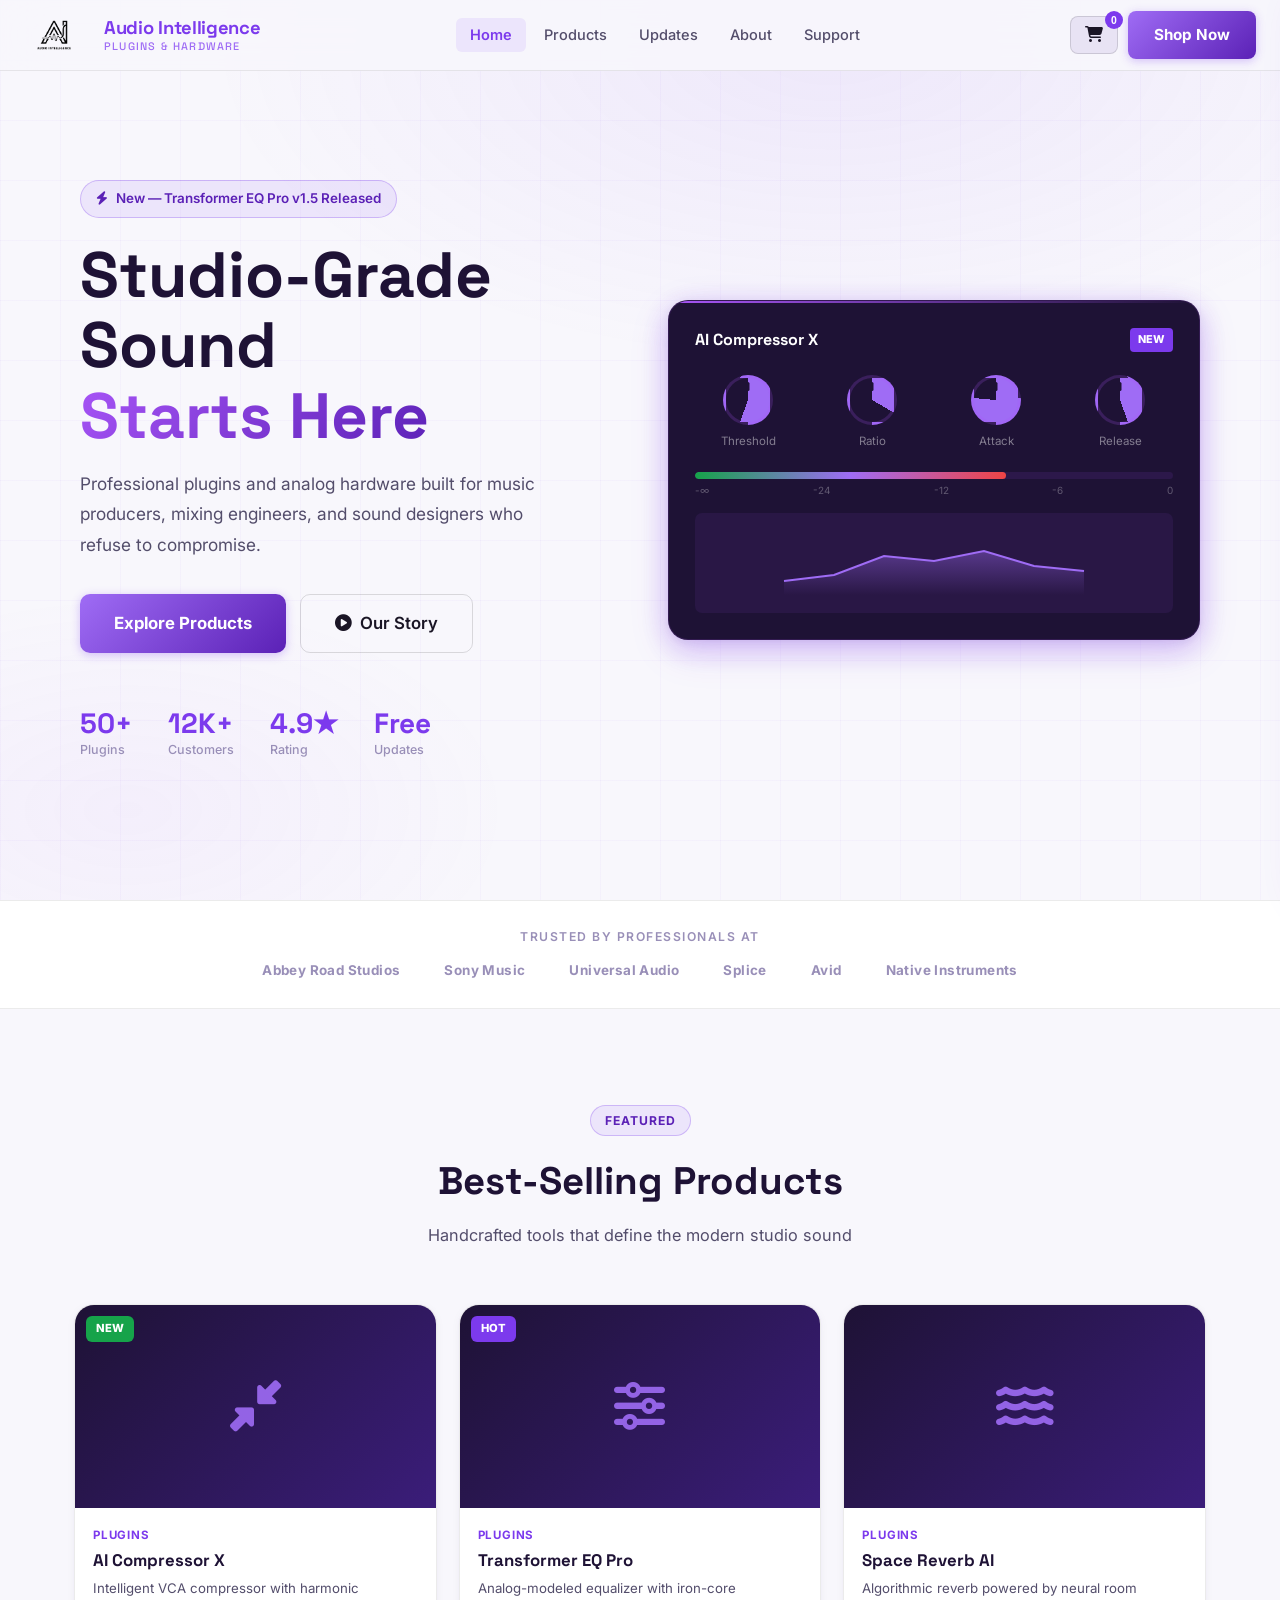
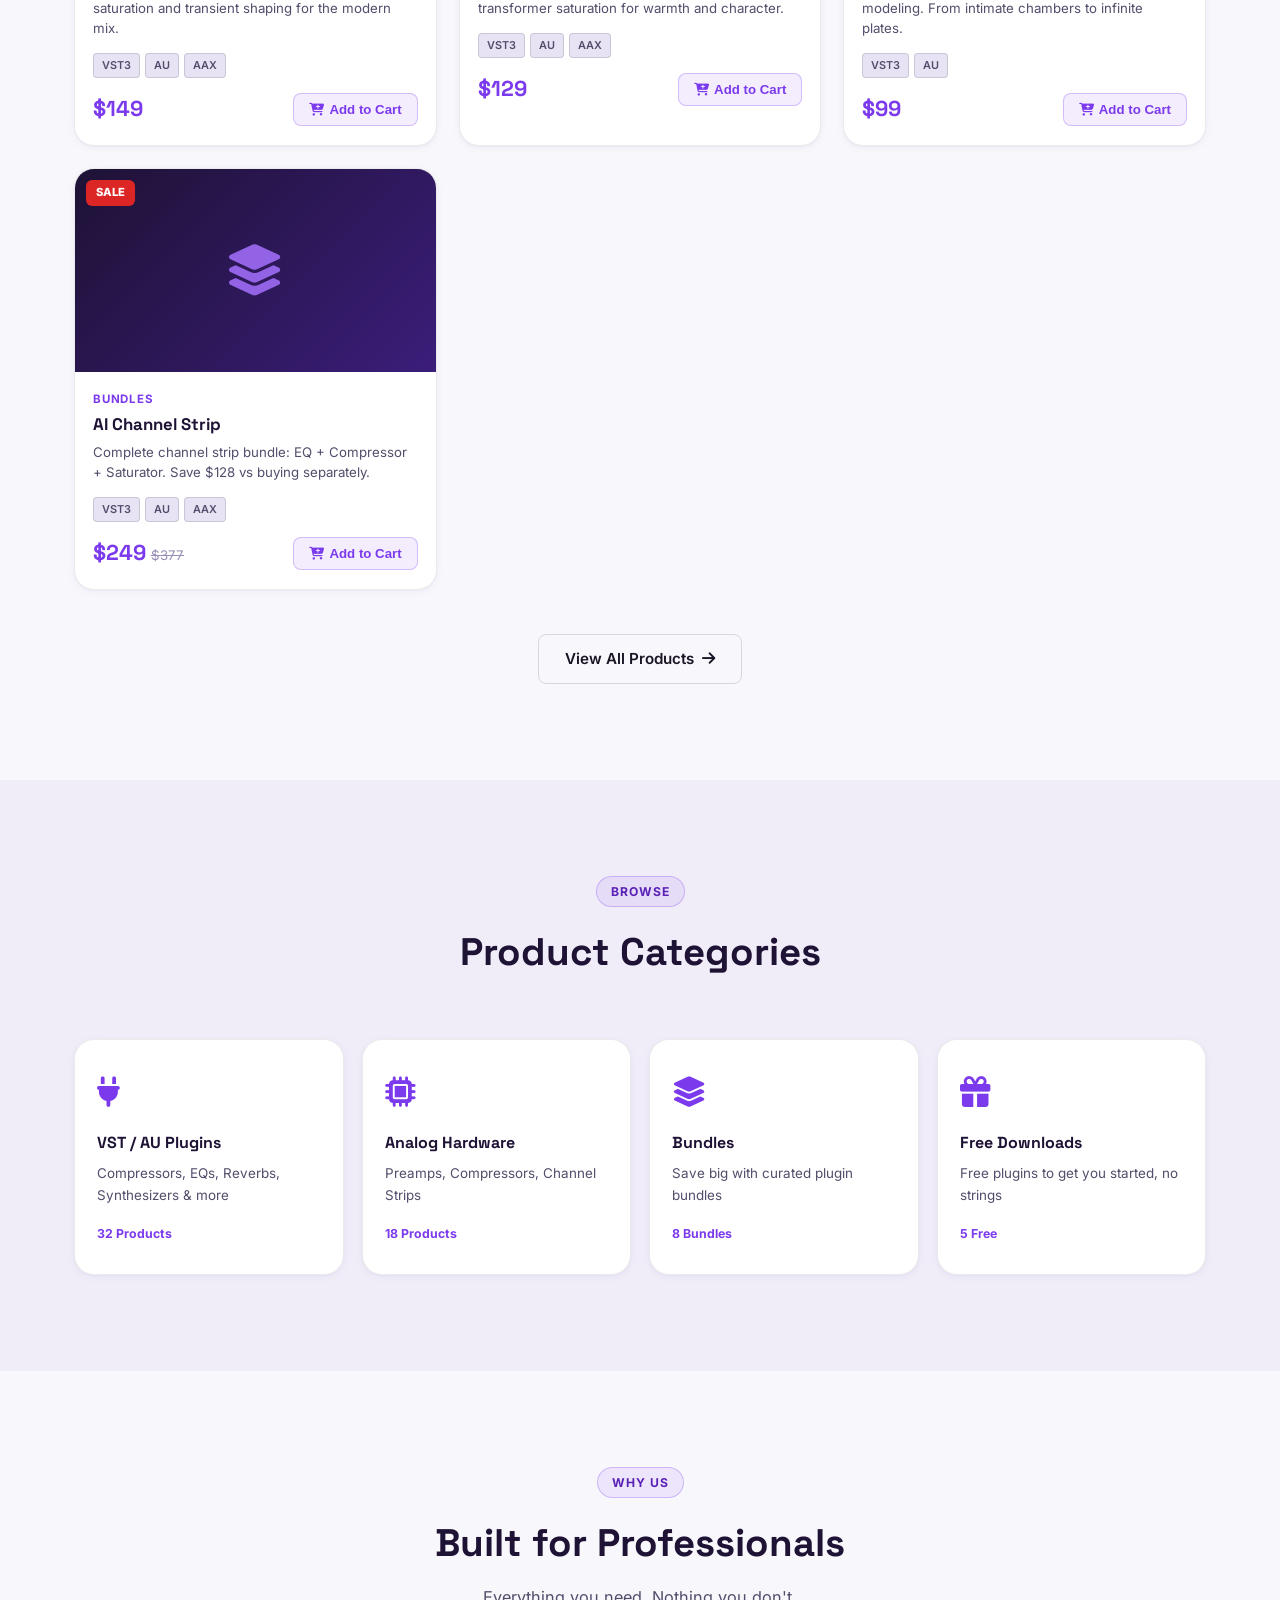
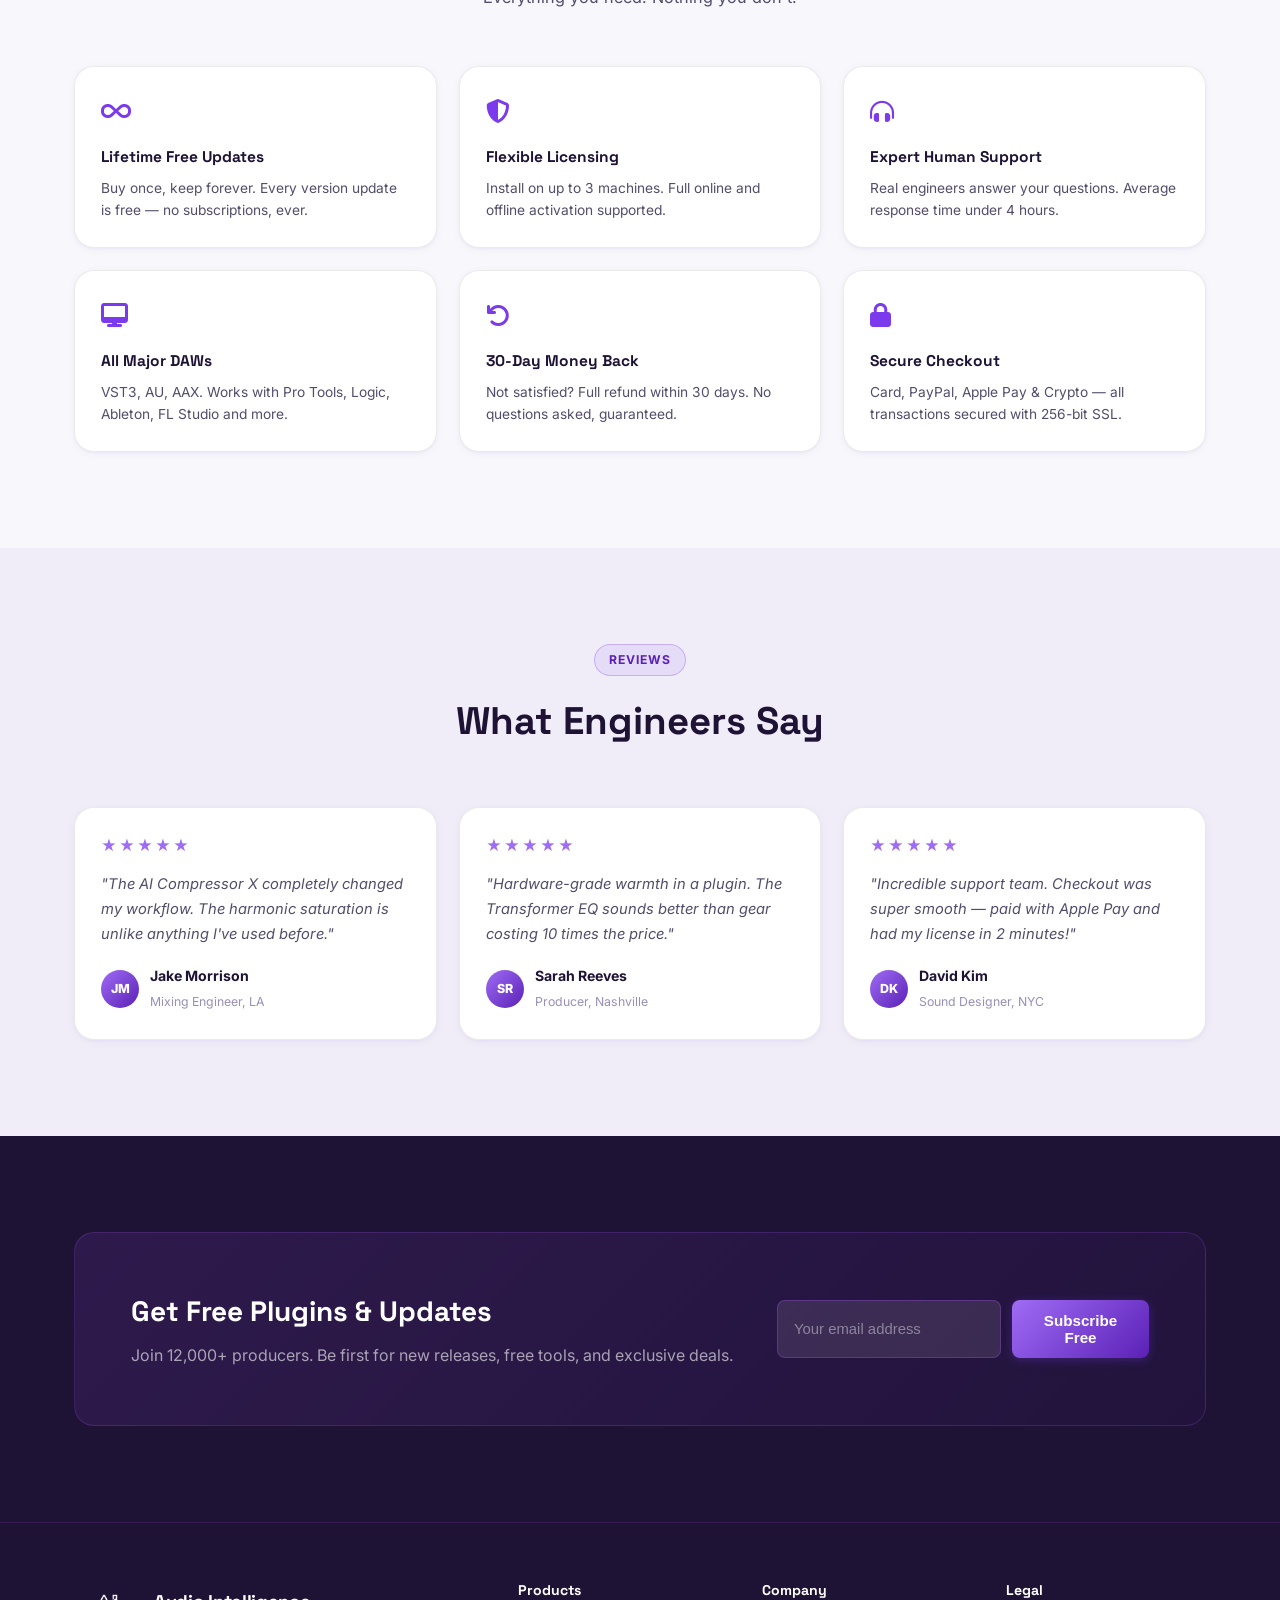
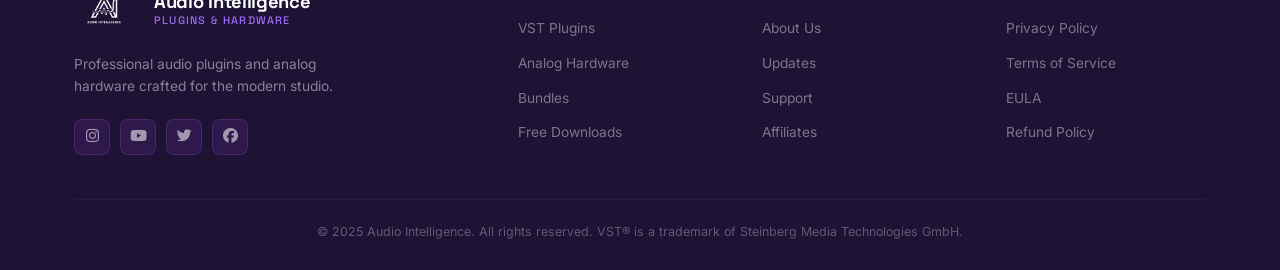
<file: index.html>
<!DOCTYPE html>
<html lang="en">
<head>
  <meta charset="UTF-8"/>
  <meta name="viewport" content="width=device-width, initial-scale=1.0"/>
  <title>Audio Intelligence — Professional Plugins & Analog Hardware</title>
  <meta name="description" content="Studio-grade audio plugins and analog hardware for music producers and mixing engineers."/>
  <link rel="stylesheet" href="css/style.css"/>
  <link rel="preconnect" href="https://fonts.googleapis.com"/>
  <link href="https://fonts.googleapis.com/css2?family=Inter:wght@300;400;500;600;700;800;900&family=Space+Grotesk:wght@400;500;600;700;800&display=swap" rel="stylesheet"/>
  <link rel="stylesheet" href="https://cdnjs.cloudflare.com/ajax/libs/font-awesome/6.5.0/css/all.min.css"/>
</head>
<body>

<!-- NAVBAR -->
<nav class="navbar" id="navbar">
  <div class="nav-wrap">
    <a href="index.html" class="nav-logo"><img src="images/logo.png" alt="Audio Intelligence" class="logo-img"/><div class="logo-name">Audio Intelligence<span>Plugins &amp; Hardware</span></div></a>
    <ul class="nav-links" id="navLinks">
      <li><a href="index.html" class="active">Home</a></li>
      <li><a href="products.html">Products</a></li>
      <li><a href="updates.html">Updates</a></li>
      <li><a href="about.html">About</a></li>
      <li><a href="support.html">Support</a></li>
    </ul>
    <div class="nav-actions">
      <button class="cart-btn" id="cartBtn"><i class="fas fa-shopping-cart"></i><span class="cart-badge" id="cartBadge">0</span></button>
      <a href="products.html" class="btn btn-primary">Shop Now</a>
      <button class="nav-toggle" id="navToggle"><i class="fas fa-bars"></i></button>
    </div>
  </div>
</nav>

<!-- CART DRAWER -->
<div class="overlay" id="overlay"></div>
<div class="drawer" id="drawer">
  <div class="drawer-head">
    <h3><i class="fas fa-shopping-bag" style="color:var(--accent);margin-right:8px;"></i>Your Cart</h3>
    <button class="drawer-close" id="drawerClose"><i class="fas fa-times"></i></button>
  </div>
  <div class="drawer-items" id="cartItems">
    <div class="cart-empty"><i class="fas fa-music"></i><p>Your cart is empty</p></div>
  </div>
  <div class="drawer-foot" id="cartFoot" style="display:none">
    <div class="cart-subtotal"><span>Subtotal</span><span id="cartSubtotal">$0.00</span></div>
    <div class="cart-total-row"><span>Total</span><strong id="cartTotal">$0.00</strong></div>
    <div class="pay-methods-mini" id="payLogoStrip" style="display:none">
      <span style="font-size:.7rem;color:var(--text-3);font-weight:600;">Pay with:</span>
      <span style="background:#1a1f71;color:#fff;padding:2px 7px;border-radius:3px;font-size:.66rem;font-weight:800;">VISA</span>
      <span style="background:#eb001b;color:#fff;padding:2px 7px;border-radius:3px;font-size:.66rem;font-weight:800;">MC</span>
      <span style="background:#003087;color:#fff;padding:2px 7px;border-radius:3px;font-size:.66rem;font-weight:800;">PayPal</span>
      <span style="background:#000;color:#fff;padding:2px 7px;border-radius:3px;font-size:.66rem;font-weight:800;">Apple Pay</span>
    </div>
    <a href="checkout.html" class="btn btn-primary fw" style="margin-top:4px;">
      <i class="fas fa-lock"></i> Secure Checkout
    </a>
    <p style="font-size:.72rem;color:var(--text-3);text-align:center;margin-top:8px;">
      <i class="fas fa-shield-alt" style="color:var(--green);"></i> 256-bit SSL · 30-day refund guaranteed
    </p>
  </div>
</div>

<!-- HERO -->
<section class="hero">
  <div class="hero-bg"><div class="hero-bg-grad"></div><div class="hero-bg-grid"></div></div>
  <div class="hero-content">
    <div class="hero-badge"><i class="fas fa-bolt"></i> New — Transformer EQ Pro v1.5 Released</div>
    <h1 class="hero-title">Studio-Grade Sound<br/><span class="grad">Starts Here</span></h1>
    <p class="hero-sub">Professional plugins and analog hardware built for music producers, mixing engineers, and sound designers who refuse to compromise.</p>
    <div class="hero-cta">
      <a href="products.html" class="btn btn-primary lg">Explore Products</a>
      <a href="about.html" class="btn btn-ghost lg"><i class="fas fa-play-circle"></i> Our Story</a>
    </div>
    <div class="hero-stats">
      <div class="stat"><span class="stat-n">50+</span><span class="stat-l">Plugins</span></div>
      <div class="stat"><span class="stat-n">12K+</span><span class="stat-l">Customers</span></div>
      <div class="stat"><span class="stat-n">4.9★</span><span class="stat-l">Rating</span></div>
      <div class="stat"><span class="stat-n">Free</span><span class="stat-l">Updates</span></div>
    </div>
  </div>
  <div class="hero-visual">
    <div class="mockup">
      <div class="mock-head"><span class="mock-name">AI Compressor X</span><span class="mock-tag">NEW</span></div>
      <div class="mock-knobs">
        <div class="knob-g"><div class="knob k1"></div><span>Threshold</span></div>
        <div class="knob-g"><div class="knob k2"></div><span>Ratio</span></div>
        <div class="knob-g"><div class="knob k3"></div><span>Attack</span></div>
        <div class="knob-g"><div class="knob k4"></div><span>Release</span></div>
      </div>
      <div class="mock-meter">
        <div class="meter-bar"><div class="meter-fill"></div></div>
        <div class="meter-lbls"><span>-∞</span><span>-24</span><span>-12</span><span>-6</span><span>0</span></div>
      </div>
      <div class="mock-eq">
        <svg viewBox="0 0 300 72">
          <defs><linearGradient id="eg" x1="0" y1="0" x2="0" y2="1"><stop offset="0%" stop-color="#9f6cf5" stop-opacity="0.4"/><stop offset="100%" stop-color="#9f6cf5" stop-opacity="0"/></linearGradient></defs>
          <polygon points="0,58 50,52 100,33 150,38 200,28 250,43 300,48 300,72 0,72" fill="url(#eg)"/>
          <polyline points="0,58 50,52 100,33 150,38 200,28 250,43 300,48" fill="none" stroke="#9f6cf5" stroke-width="2"/>
        </svg>
      </div>
    </div>
  </div>
</section>

<!-- TRUST BAR -->
<div class="trust">
  <div class="container">
    <p class="trust-lbl">Trusted by professionals at</p>
    <div class="trust-logos">
      <span>Abbey Road Studios</span><span>Sony Music</span><span>Universal Audio</span><span>Splice</span><span>Avid</span><span>Native Instruments</span>
    </div>
  </div>
</div>

<!-- FEATURED PRODUCTS -->
<section class="section" id="featured">
  <div class="container">
    <div class="section-head">
      <span class="tag">Featured</span>
      <h2>Best-Selling Products</h2>
      <p>Handcrafted tools that define the modern studio sound</p>
    </div>
    <div class="grid-4" id="featuredGrid"></div>
    <div class="sec-cta"><a href="products.html" class="btn btn-ghost">View All Products <i class="fas fa-arrow-right"></i></a></div>
  </div>
</section>

<!-- CATEGORIES -->
<section class="section section-alt">
  <div class="container">
    <div class="section-head"><span class="tag">Browse</span><h2>Product Categories</h2></div>
    <div class="grid-cats">
      <a href="products.html?cat=plugins" class="cat-card fade-up"><div class="cat-icon"><i class="fas fa-plug"></i></div><h3>VST / AU Plugins</h3><p>Compressors, EQs, Reverbs, Synthesizers &amp; more</p><span class="cat-count">32 Products</span></a>
      <a href="products.html?cat=hardware" class="cat-card fade-up"><div class="cat-icon"><i class="fas fa-microchip"></i></div><h3>Analog Hardware</h3><p>Preamps, Compressors, Channel Strips</p><span class="cat-count">18 Products</span></a>
      <a href="products.html?cat=bundles" class="cat-card fade-up"><div class="cat-icon"><i class="fas fa-layer-group"></i></div><h3>Bundles</h3><p>Save big with curated plugin bundles</p><span class="cat-count">8 Bundles</span></a>
      <a href="products.html?cat=free" class="cat-card fade-up"><div class="cat-icon"><i class="fas fa-gift"></i></div><h3>Free Downloads</h3><p>Free plugins to get you started, no strings</p><span class="cat-count">5 Free</span></a>
    </div>
  </div>
</section>

<!-- WHY US -->
<section class="section">
  <div class="container">
    <div class="section-head"><span class="tag">Why Us</span><h2>Built for Professionals</h2><p>Everything you need. Nothing you don't.</p></div>
    <div class="grid-feats">
      <div class="feat-card fade-up"><div class="feat-icon"><i class="fas fa-infinity"></i></div><h4>Lifetime Free Updates</h4><p>Buy once, keep forever. Every version update is free — no subscriptions, ever.</p></div>
      <div class="feat-card fade-up"><div class="feat-icon"><i class="fas fa-shield-alt"></i></div><h4>Flexible Licensing</h4><p>Install on up to 3 machines. Full online and offline activation supported.</p></div>
      <div class="feat-card fade-up"><div class="feat-icon"><i class="fas fa-headphones-alt"></i></div><h4>Expert Human Support</h4><p>Real engineers answer your questions. Average response time under 4 hours.</p></div>
      <div class="feat-card fade-up"><div class="feat-icon"><i class="fas fa-desktop"></i></div><h4>All Major DAWs</h4><p>VST3, AU, AAX. Works with Pro Tools, Logic, Ableton, FL Studio and more.</p></div>
      <div class="feat-card fade-up"><div class="feat-icon"><i class="fas fa-undo"></i></div><h4>30-Day Money Back</h4><p>Not satisfied? Full refund within 30 days. No questions asked, guaranteed.</p></div>
      <div class="feat-card fade-up"><div class="feat-icon"><i class="fas fa-lock"></i></div><h4>Secure Checkout</h4><p>Card, PayPal, Apple Pay &amp; Crypto — all transactions secured with 256-bit SSL.</p></div>
    </div>
  </div>
</section>

<!-- TESTIMONIALS -->
<section class="section section-alt">
  <div class="container">
    <div class="section-head"><span class="tag">Reviews</span><h2>What Engineers Say</h2></div>
    <div class="grid-testi">
      <div class="testi-card fade-up"><div class="stars">★★★★★</div><p>"The AI Compressor X completely changed my workflow. The harmonic saturation is unlike anything I've used before."</p><div class="testi-author"><div class="t-av">JM</div><div><strong>Jake Morrison</strong><span>Mixing Engineer, LA</span></div></div></div>
      <div class="testi-card fade-up"><div class="stars">★★★★★</div><p>"Hardware-grade warmth in a plugin. The Transformer EQ sounds better than gear costing 10 times the price."</p><div class="testi-author"><div class="t-av">SR</div><div><strong>Sarah Reeves</strong><span>Producer, Nashville</span></div></div></div>
      <div class="testi-card fade-up"><div class="stars">★★★★★</div><p>"Incredible support team. Checkout was super smooth — paid with Apple Pay and had my license in 2 minutes!"</p><div class="testi-author"><div class="t-av">DK</div><div><strong>David Kim</strong><span>Sound Designer, NYC</span></div></div></div>
    </div>
  </div>
</section>

<!-- NEWSLETTER -->
<section class="section nl-section">
  <div class="container">
    <div class="nl-box">
      <div class="nl-content">
        <h2>Get Free Plugins &amp; Updates</h2>
        <p>Join 12,000+ producers. Be first for new releases, free tools, and exclusive deals.</p>
      </div>
      <form class="nl-form" onsubmit="subscribeNewsletter(event)">
        <input type="email" placeholder="Your email address" required/>
        <button type="submit" class="btn btn-primary">Subscribe Free</button>
      </form>
    </div>
  </div>
</section>

<!-- FOOTER -->
<footer class="footer">
  <div class="container">
    <div class="footer-grid">
      <div class="footer-brand">
        <a href="index.html" class="nav-logo"><img src="images/logo.png" alt="Audio Intelligence" class="logo-img"/><div class="logo-name">Audio Intelligence<span>Plugins &amp; Hardware</span></div></a>
        <p>Professional audio plugins and analog hardware crafted for the modern studio.</p>
        <div class="social-row">
          <a href="#" aria-label="Instagram"><i class="fab fa-instagram"></i></a>
          <a href="#" aria-label="YouTube"><i class="fab fa-youtube"></i></a>
          <a href="#" aria-label="Twitter"><i class="fab fa-twitter"></i></a>
          <a href="#" aria-label="Facebook"><i class="fab fa-facebook"></i></a>
        </div>
      </div>
      <div class="footer-col"><h4>Products</h4><ul><li><a href="products.html?cat=plugins">VST Plugins</a></li><li><a href="products.html?cat=hardware">Analog Hardware</a></li><li><a href="products.html?cat=bundles">Bundles</a></li><li><a href="products.html?cat=free">Free Downloads</a></li></ul></div>
      <div class="footer-col"><h4>Company</h4><ul><li><a href="about.html">About Us</a></li><li><a href="updates.html">Updates</a></li><li><a href="support.html">Support</a></li><li><a href="#">Affiliates</a></li></ul></div>
      <div class="footer-col"><h4>Legal</h4><ul><li><a href="#">Privacy Policy</a></li><li><a href="#">Terms of Service</a></li><li><a href="#">EULA</a></li><li><a href="#">Refund Policy</a></li></ul></div>
    </div>
    <div class="footer-bottom"><p>© 2025 Audio Intelligence. All rights reserved. VST® is a trademark of Steinberg Media Technologies GmbH.</p></div>
  </div>
</footer>
<script src="js/main.js"></script>
</body>
</html>
</file>
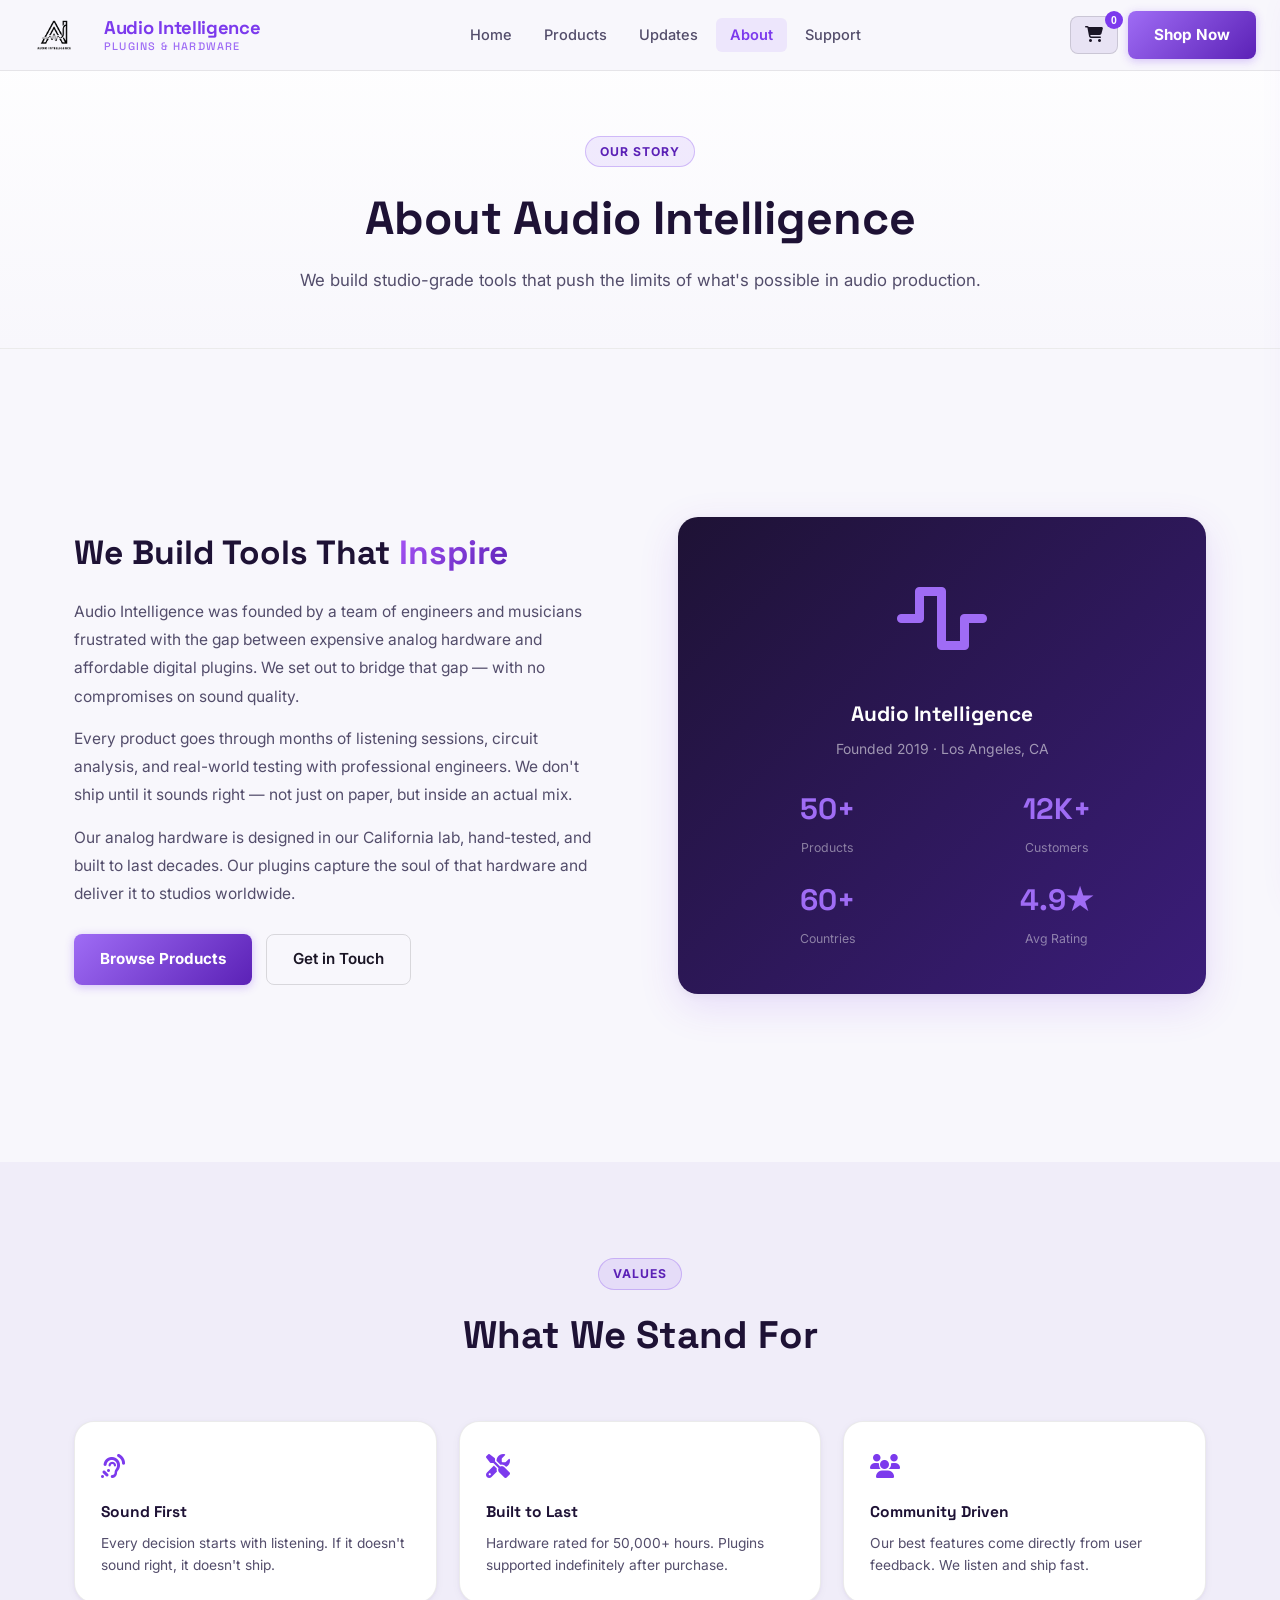
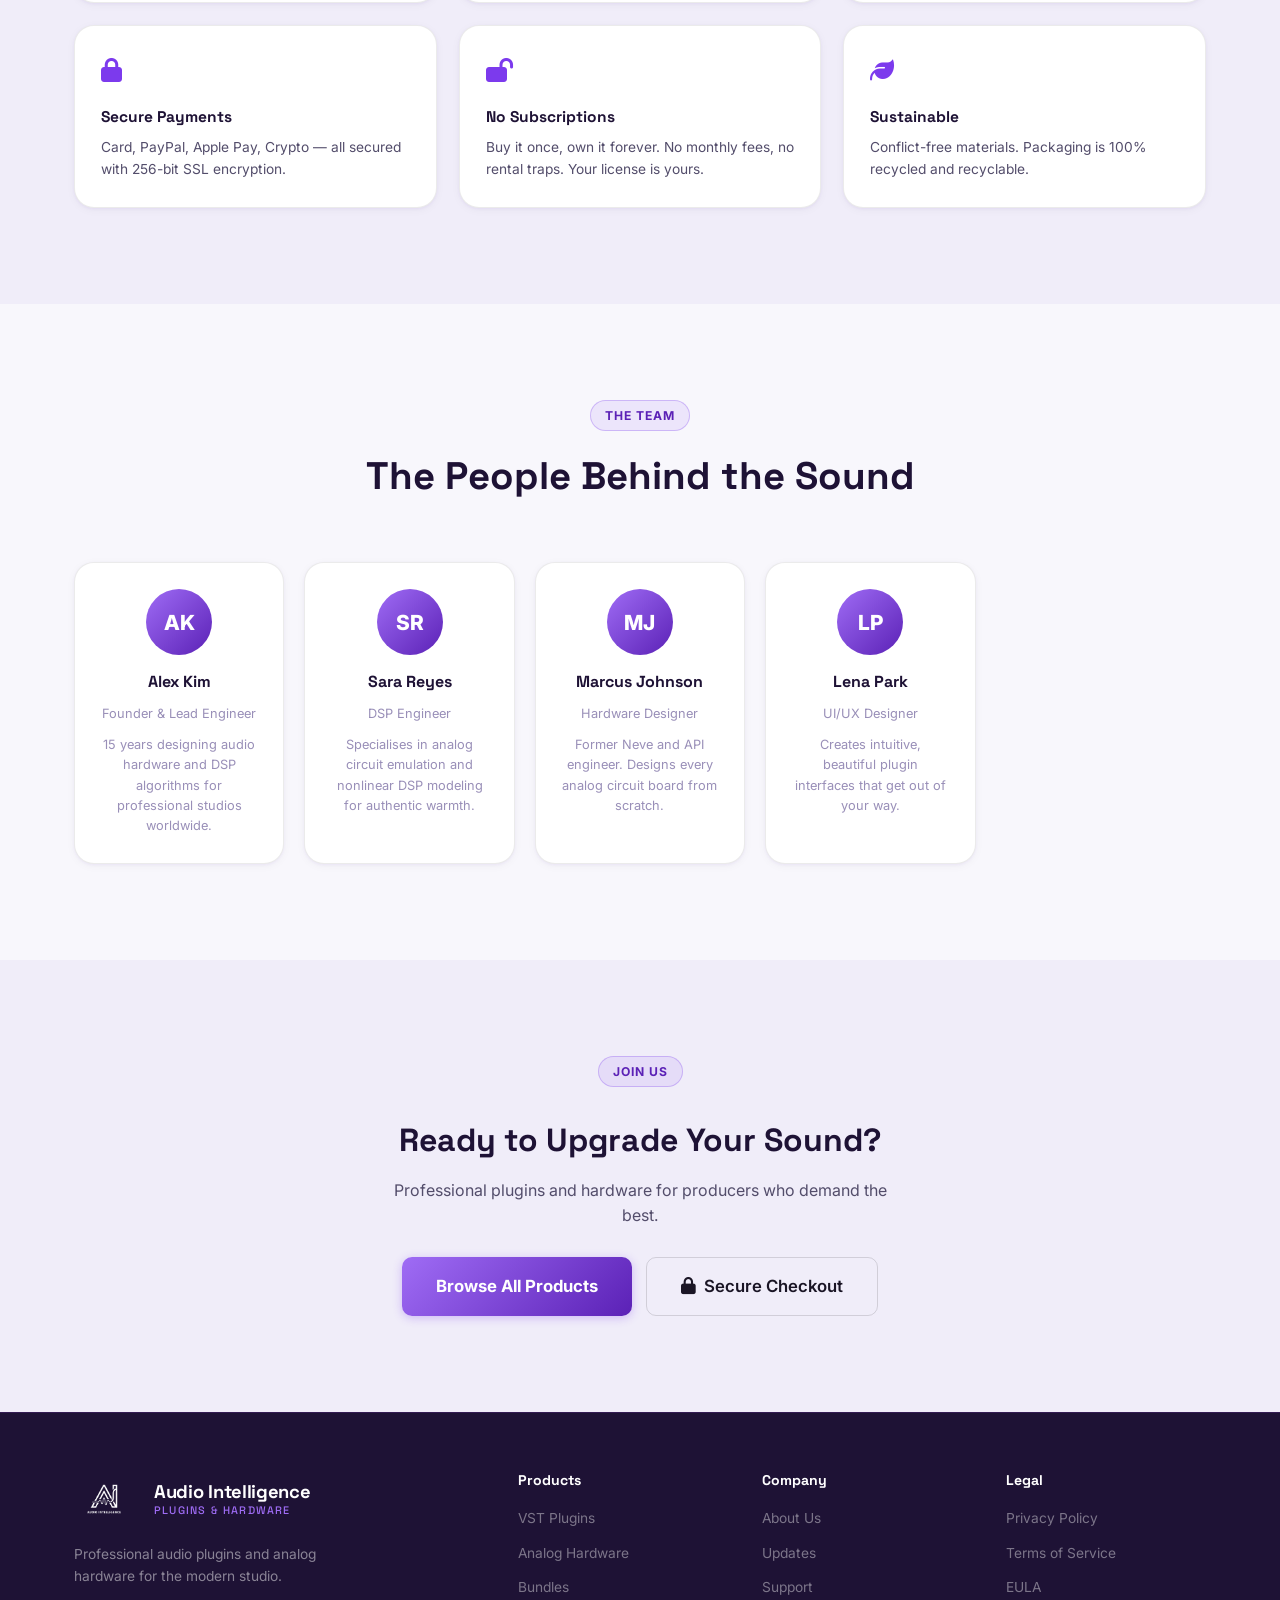
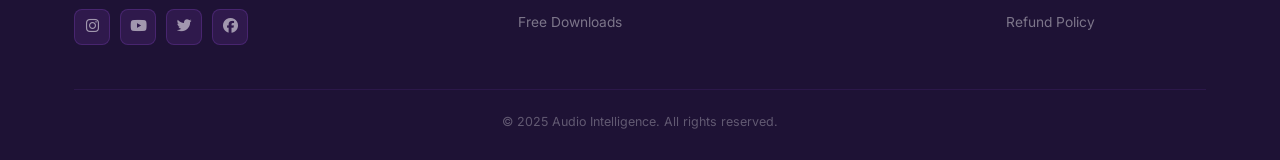
<file: about.html>
<!DOCTYPE html>
<html lang="en">
<head>
  <meta charset="UTF-8"/>
  <meta name="viewport" content="width=device-width, initial-scale=1.0"/>
  <title>About — Audio Intelligence</title>
  <link rel="stylesheet" href="css/style.css"/>
  <link rel="preconnect" href="https://fonts.googleapis.com"/>
  <link href="https://fonts.googleapis.com/css2?family=Inter:wght@300;400;500;600;700;800;900&family=Space+Grotesk:wght@400;500;600;700;800&display=swap" rel="stylesheet"/>
  <link rel="stylesheet" href="https://cdnjs.cloudflare.com/ajax/libs/font-awesome/6.5.0/css/all.min.css"/>
</head>
<body>
<nav class="navbar" id="navbar">
  <div class="nav-wrap">
    <a href="index.html" class="nav-logo"><img src="images/logo.png" alt="Audio Intelligence" class="logo-img"/><div class="logo-name">Audio Intelligence<span>Plugins &amp; Hardware</span></div></a>
    <ul class="nav-links" id="navLinks">
      <li><a href="index.html">Home</a></li><li><a href="products.html">Products</a></li>
      <li><a href="updates.html">Updates</a></li><li><a href="about.html" class="active">About</a></li><li><a href="support.html">Support</a></li>
    </ul>
    <div class="nav-actions">
      <button class="cart-btn" id="cartBtn"><i class="fas fa-shopping-cart"></i><span class="cart-badge" id="cartBadge">0</span></button>
      <a href="products.html" class="btn btn-primary">Shop Now</a>
      <button class="nav-toggle" id="navToggle"><i class="fas fa-bars"></i></button>
    </div>
  </div>
</nav>
<div class="overlay" id="overlay"></div>
<div class="drawer" id="drawer">
  <div class="drawer-head"><h3><i class="fas fa-shopping-bag" style="color:var(--accent);margin-right:8px;"></i>Your Cart</h3><button class="drawer-close" id="drawerClose"><i class="fas fa-times"></i></button></div>
  <div class="drawer-items" id="cartItems"><div class="cart-empty"><i class="fas fa-music"></i><p>Your cart is empty</p></div></div>
  <div class="drawer-foot" id="cartFoot" style="display:none">
    <div class="cart-subtotal"><span>Subtotal</span><span id="cartSubtotal">$0.00</span></div>
    <div class="cart-total-row"><span>Total</span><strong id="cartTotal">$0.00</strong></div>
    <div class="pay-methods-mini" id="payLogoStrip" style="display:none"><span style="font-size:.7rem;color:var(--text-3);font-weight:600;">Pay with:</span><span style="background:#1a1f71;color:#fff;padding:2px 7px;border-radius:3px;font-size:.66rem;font-weight:800;">VISA</span><span style="background:#eb001b;color:#fff;padding:2px 7px;border-radius:3px;font-size:.66rem;font-weight:800;">MC</span><span style="background:#003087;color:#fff;padding:2px 7px;border-radius:3px;font-size:.66rem;font-weight:800;">PayPal</span><span style="background:#000;color:#fff;padding:2px 7px;border-radius:3px;font-size:.66rem;font-weight:800;">Apple Pay</span></div>
    <a href="checkout.html" class="btn btn-primary fw" style="margin-top:4px;"><i class="fas fa-lock"></i> Secure Checkout</a>
    <p style="font-size:.72rem;color:var(--text-3);text-align:center;margin-top:8px;"><i class="fas fa-shield-alt" style="color:var(--green);"></i> 256-bit SSL · 30-day refund guaranteed</p>
  </div>
</div>

<div class="page-header"><div class="container"><span class="tag">Our Story</span><h1>About Audio Intelligence</h1><p>We build studio-grade tools that push the limits of what's possible in audio production.</p></div></div>

<section class="section">
  <div class="container">
    <div class="about-split">
      <div class="about-text fade-up">
        <h2>We Build Tools That <span class="grad">Inspire</span></h2>
        <p>Audio Intelligence was founded by a team of engineers and musicians frustrated with the gap between expensive analog hardware and affordable digital plugins. We set out to bridge that gap — with no compromises on sound quality.</p>
        <p>Every product goes through months of listening sessions, circuit analysis, and real-world testing with professional engineers. We don't ship until it sounds right — not just on paper, but inside an actual mix.</p>
        <p>Our analog hardware is designed in our California lab, hand-tested, and built to last decades. Our plugins capture the soul of that hardware and deliver it to studios worldwide.</p>
        <div style="display:flex;gap:14px;margin-top:26px;flex-wrap:wrap;">
          <a href="products.html" class="btn btn-primary">Browse Products</a>
          <a href="support.html" class="btn btn-ghost">Get in Touch</a>
        </div>
      </div>
      <div class="about-vis fade-up">
        <div class="about-vis-icon"><i class="fas fa-wave-square"></i></div>
        <h3>Audio Intelligence</h3>
        <p>Founded 2019 · Los Angeles, CA</p>
        <div class="about-stats">
          <div class="about-stat"><strong>50+</strong><span>Products</span></div>
          <div class="about-stat"><strong>12K+</strong><span>Customers</span></div>
          <div class="about-stat"><strong>60+</strong><span>Countries</span></div>
          <div class="about-stat"><strong>4.9★</strong><span>Avg Rating</span></div>
        </div>
      </div>
    </div>
  </div>
</section>

<section class="section section-alt">
  <div class="container">
    <div class="section-head"><span class="tag">Values</span><h2>What We Stand For</h2></div>
    <div class="grid-feats">
      <div class="feat-card fade-up"><div class="feat-icon"><i class="fas fa-ear-listen"></i></div><h4>Sound First</h4><p>Every decision starts with listening. If it doesn't sound right, it doesn't ship.</p></div>
      <div class="feat-card fade-up"><div class="feat-icon"><i class="fas fa-tools"></i></div><h4>Built to Last</h4><p>Hardware rated for 50,000+ hours. Plugins supported indefinitely after purchase.</p></div>
      <div class="feat-card fade-up"><div class="feat-icon"><i class="fas fa-users"></i></div><h4>Community Driven</h4><p>Our best features come directly from user feedback. We listen and ship fast.</p></div>
      <div class="feat-card fade-up"><div class="feat-icon"><i class="fas fa-lock"></i></div><h4>Secure Payments</h4><p>Card, PayPal, Apple Pay, Crypto — all secured with 256-bit SSL encryption.</p></div>
      <div class="feat-card fade-up"><div class="feat-icon"><i class="fas fa-lock-open"></i></div><h4>No Subscriptions</h4><p>Buy it once, own it forever. No monthly fees, no rental traps. Your license is yours.</p></div>
      <div class="feat-card fade-up"><div class="feat-icon"><i class="fas fa-leaf"></i></div><h4>Sustainable</h4><p>Conflict-free materials. Packaging is 100% recycled and recyclable.</p></div>
    </div>
  </div>
</section>

<section class="section">
  <div class="container">
    <div class="section-head"><span class="tag">The Team</span><h2>The People Behind the Sound</h2></div>
    <div class="team-grid">
      <div class="team-card fade-up"><div class="team-av">AK</div><h4>Alex Kim</h4><span>Founder &amp; Lead Engineer</span><p>15 years designing audio hardware and DSP algorithms for professional studios worldwide.</p></div>
      <div class="team-card fade-up"><div class="team-av">SR</div><h4>Sara Reyes</h4><span>DSP Engineer</span><p>Specialises in analog circuit emulation and nonlinear DSP modeling for authentic warmth.</p></div>
      <div class="team-card fade-up"><div class="team-av">MJ</div><h4>Marcus Johnson</h4><span>Hardware Designer</span><p>Former Neve and API engineer. Designs every analog circuit board from scratch.</p></div>
      <div class="team-card fade-up"><div class="team-av">LP</div><h4>Lena Park</h4><span>UI/UX Designer</span><p>Creates intuitive, beautiful plugin interfaces that get out of your way.</p></div>
    </div>
  </div>
</section>

<section class="section section-alt">
  <div class="container" style="text-align:center;max-width:580px;margin:0 auto;">
    <span class="tag">Join Us</span>
    <h2 style="font-family:var(--fdsp);font-size:2rem;font-weight:700;margin:14px 0 11px;color:var(--navy);">Ready to Upgrade Your Sound?</h2>
    <p style="color:var(--text-2);margin-bottom:28px;">Professional plugins and hardware for producers who demand the best.</p>
    <div style="display:flex;gap:14px;justify-content:center;flex-wrap:wrap;">
      <a href="products.html" class="btn btn-primary lg">Browse All Products</a>
      <a href="checkout.html" class="btn btn-ghost lg"><i class="fas fa-lock"></i> Secure Checkout</a>
    </div>
  </div>
</section>

<footer class="footer"><div class="container"><div class="footer-grid">
  <div class="footer-brand"><a href="index.html" class="nav-logo"><img src="images/logo.png" alt="Audio Intelligence" class="logo-img"/><div class="logo-name">Audio Intelligence<span>Plugins &amp; Hardware</span></div></a><p>Professional audio plugins and analog hardware for the modern studio.</p><div class="social-row"><a href="#"><i class="fab fa-instagram"></i></a><a href="#"><i class="fab fa-youtube"></i></a><a href="#"><i class="fab fa-twitter"></i></a><a href="#"><i class="fab fa-facebook"></i></a></div></div>
  <div class="footer-col"><h4>Products</h4><ul><li><a href="products.html?cat=plugins">VST Plugins</a></li><li><a href="products.html?cat=hardware">Analog Hardware</a></li><li><a href="products.html?cat=bundles">Bundles</a></li><li><a href="products.html?cat=free">Free Downloads</a></li></ul></div>
  <div class="footer-col"><h4>Company</h4><ul><li><a href="about.html">About Us</a></li><li><a href="updates.html">Updates</a></li><li><a href="support.html">Support</a></li></ul></div>
  <div class="footer-col"><h4>Legal</h4><ul><li><a href="#">Privacy Policy</a></li><li><a href="#">Terms of Service</a></li><li><a href="#">EULA</a></li><li><a href="#">Refund Policy</a></li></ul></div>
</div><div class="footer-bottom"><p>© 2025 Audio Intelligence. All rights reserved.</p></div></div></footer>
<script src="js/main.js"></script>
</body>
</html>
</file>
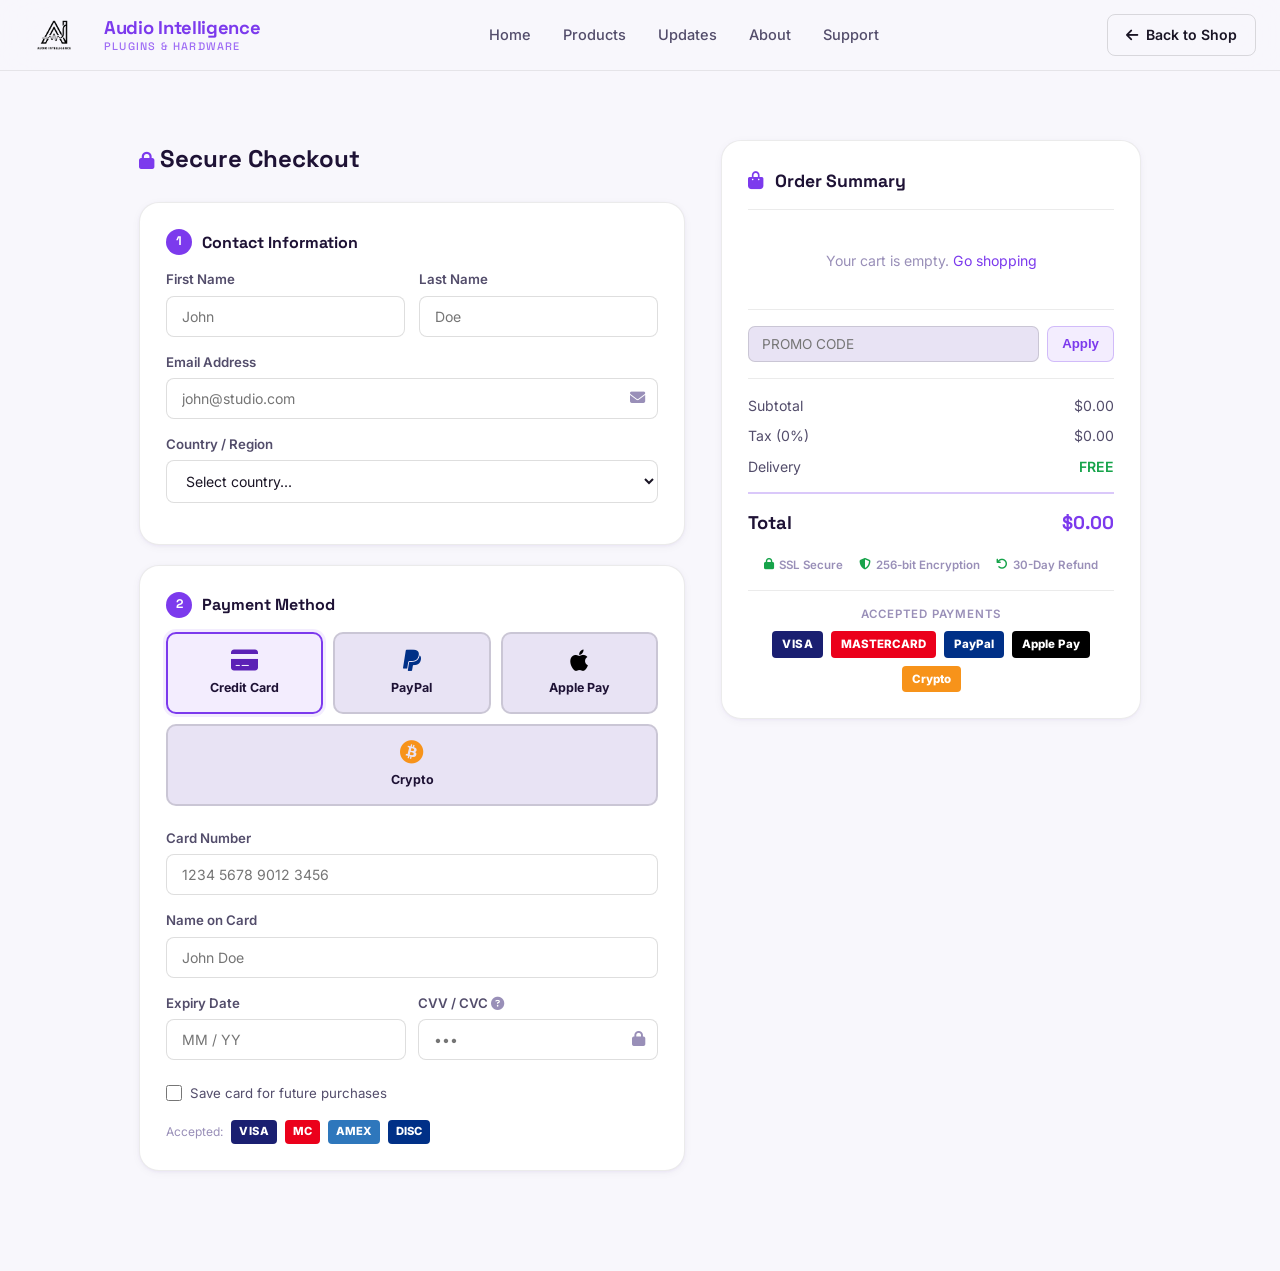
<file: checkout.html>
<!DOCTYPE html>
<html lang="en">
<head>
  <meta charset="UTF-8"/>
  <meta name="viewport" content="width=device-width, initial-scale=1.0"/>
  <title>Checkout — Audio Intelligence</title>
  <link rel="stylesheet" href="css/style.css"/>
  <link rel="preconnect" href="https://fonts.googleapis.com"/>
  <link href="https://fonts.googleapis.com/css2?family=Inter:wght@300;400;500;600;700;800;900&family=Space+Grotesk:wght@400;500;600;700;800&display=swap" rel="stylesheet"/>
  <link rel="stylesheet" href="https://cdnjs.cloudflare.com/ajax/libs/font-awesome/6.5.0/css/all.min.css"/>
</head>
<body>

<!-- NAVBAR -->
<nav class="navbar" id="navbar">
  <div class="nav-wrap">
    <a href="index.html" class="nav-logo"><img src="images/logo.png" alt="Audio Intelligence" class="logo-img"/><div class="logo-name">Audio Intelligence<span>Plugins &amp; Hardware</span></div></a>
    <ul class="nav-links" id="navLinks">
      <li><a href="index.html">Home</a></li>
      <li><a href="products.html">Products</a></li>
      <li><a href="updates.html">Updates</a></li>
      <li><a href="about.html">About</a></li>
      <li><a href="support.html">Support</a></li>
    </ul>
    <div class="nav-actions">
      <a href="products.html" class="btn btn-ghost" style="padding:9px 18px;font-size:.88rem;"><i class="fas fa-arrow-left"></i> Back to Shop</a>
      <button class="nav-toggle" id="navToggle"><i class="fas fa-bars"></i></button>
    </div>
  </div>
</nav>

<!-- SUCCESS SCREEN (hidden by default) -->
<div class="checkout-success" id="successScreen">
  <div class="success-icon"><i class="fas fa-check"></i></div>
  <h2>Order Confirmed! 🎉</h2>
  <p>Thank you for your purchase. Your download links and license keys have been sent to your email. You'll receive them within 2 minutes.</p>
  <div style="background:var(--bg-alt);border:1px solid var(--border);border-radius:var(--r);padding:18px 22px;margin-bottom:28px;text-align:left;">
    <p style="font-size:.84rem;color:var(--text-2);margin-bottom:6px;"><strong style="color:var(--navy);">Order ID:</strong> AI-<span id="orderId"></span></p>
    <p style="font-size:.84rem;color:var(--text-2);"><strong style="color:var(--navy);">Total Charged:</strong> <span style="color:var(--accent);font-weight:700;" id="orderTotal2"></span></p>
  </div>
  <div style="display:flex;gap:12px;justify-content:center;flex-wrap:wrap;">
    <a href="products.html" class="btn btn-primary"><i class="fas fa-shopping-bag"></i> Continue Shopping</a>
    <a href="support.html" class="btn btn-ghost"><i class="fas fa-headphones"></i> Support</a>
  </div>
</div>

<!-- CHECKOUT FORM -->
<div class="checkout-wrap" id="checkoutWrap">

  <!-- LEFT COLUMN -->
  <div class="checkout-left">
    <h2><i class="fas fa-lock" style="color:var(--accent);font-size:1.1rem;"></i> Secure Checkout</h2>

    <!-- STEP 1: CONTACT -->
    <div class="checkout-box">
      <div class="step-header"><span class="step-num">1</span> Contact Information</div>
      <div class="form-row">
        <div class="form-field"><label>First Name</label><input type="text" id="fname" placeholder="John" required/></div>
        <div class="form-field"><label>Last Name</label><input type="text" id="lname" placeholder="Doe" required/></div>
      </div>
      <div class="form-field"><label>Email Address</label>
        <div class="input-icon-wrap">
          <input type="email" id="email" placeholder="john@studio.com" required/>
          <i class="fas fa-envelope"></i>
        </div>
      </div>
      <div class="form-field"><label>Country / Region</label>
        <select id="country">
          <option value="">Select country...</option>
          <option>United States</option><option>United Kingdom</option>
          <option>Canada</option><option>Australia</option>
          <option>Germany</option><option>France</option>
          <option>India</option><option>Japan</option>
          <option>Brazil</option><option>Other</option>
        </select>
      </div>
    </div>

    <!-- STEP 2: PAYMENT METHOD -->
    <div class="checkout-box">
      <div class="step-header"><span class="step-num">2</span> Payment Method</div>

      <div class="pay-tabs">
        <div class="pay-tab active" onclick="switchPay('card',this)">
          <i class="fas fa-credit-card"></i>
          <span>Credit Card</span>
        </div>
        <div class="pay-tab" onclick="switchPay('paypal',this)">
          <i class="fab fa-paypal" style="color:#003087;"></i>
          <span>PayPal</span>
        </div>
        <div class="pay-tab" onclick="switchPay('apple',this)">
          <i class="fab fa-apple" style="color:#000;"></i>
          <span>Apple Pay</span>
        </div>
        <div class="pay-tab" onclick="switchPay('crypto',this)">
          <i class="fab fa-bitcoin" style="color:#f7931a;"></i>
          <span>Crypto</span>
        </div>
      </div>

      <!-- CARD PANEL -->
      <div class="pay-panel active" id="panel-card">
        <div class="form-field">
          <label>Card Number</label>
          <div class="input-icon-wrap">
            <input type="text" id="cardNum" placeholder="1234 5678 9012 3456" maxlength="19" oninput="formatCard(this)"/>
            <span class="card-brand" id="cardBrand"></span>
          </div>
        </div>
        <div class="form-field">
          <label>Name on Card</label>
          <input type="text" id="cardName" placeholder="John Doe"/>
        </div>
        <div class="card-row">
          <div class="form-field">
            <label>Expiry Date</label>
            <input type="text" id="cardExp" placeholder="MM / YY" maxlength="7" oninput="formatExpiry(this)"/>
          </div>
          <div class="form-field">
            <label>CVV / CVC
              <span style="cursor:help;color:var(--text-3);" title="3 digits on back of card (Visa/MC) or 4 on front (Amex)"> <i class="fas fa-question-circle"></i></span>
            </label>
            <div class="input-icon-wrap">
              <input type="text" id="cardCvv" placeholder="•••" maxlength="4"/>
              <i class="fas fa-lock"></i>
            </div>
          </div>
        </div>
        <div style="display:flex;align-items:center;gap:8px;margin-top:8px;">
          <input type="checkbox" id="saveCard" style="width:16px;height:16px;accent-color:var(--accent);"/>
          <label for="saveCard" style="font-size:.83rem;color:var(--text-2);cursor:pointer;">Save card for future purchases</label>
        </div>
        <!-- Card logos -->
        <div style="display:flex;gap:8px;margin-top:16px;align-items:center;">
          <span style="font-size:.75rem;color:var(--text-3);">Accepted:</span>
          <span style="background:#1a1f71;color:#fff;padding:3px 8px;border-radius:4px;font-size:.7rem;font-weight:800;letter-spacing:.5px;">VISA</span>
          <span style="background:#eb001b;color:#fff;padding:3px 8px;border-radius:4px;font-size:.7rem;font-weight:800;">MC</span>
          <span style="background:#2e77bc;color:#fff;padding:3px 8px;border-radius:4px;font-size:.7rem;font-weight:800;">AMEX</span>
          <span style="background:#003087;color:#fff;padding:3px 8px;border-radius:4px;font-size:.7rem;font-weight:800;">DISC</span>
        </div>
      </div>

      <!-- PAYPAL PANEL -->
      <div class="pay-panel" id="panel-paypal">
        <div class="pay-redirect-box">
          <div style="font-size:2.8rem;margin-bottom:12px;">
            <i class="fab fa-paypal" style="color:#003087;"></i>
          </div>
          <p>You'll be securely redirected to PayPal to complete your payment. Your cart will be saved.</p>
          <button class="btn-paypal" onclick="processPayment()">
            <i class="fab fa-paypal"></i> Continue with PayPal
          </button>
          <p style="font-size:.76rem;color:var(--text-3);margin-top:12px;margin-bottom:0;">PayPal Buyer Protection included on all orders</p>
        </div>
      </div>

      <!-- APPLE PAY PANEL -->
      <div class="pay-panel" id="panel-apple">
        <div class="pay-redirect-box">
          <div style="font-size:2.8rem;margin-bottom:12px;">
            <i class="fab fa-apple" style="color:#000;"></i>
          </div>
          <p>Use Touch ID or Face ID to pay instantly with Apple Pay. No card details needed.</p>
          <button class="btn-apple" onclick="processPayment()">
            <i class="fab fa-apple"></i> Pay with Apple Pay
          </button>
          <p style="font-size:.76rem;color:var(--text-3);margin-top:12px;margin-bottom:0;">Only available on Safari with Apple Pay enabled</p>
        </div>
      </div>

      <!-- CRYPTO PANEL -->
      <div class="pay-panel" id="panel-crypto">
        <div class="pay-redirect-box">
          <div style="font-size:2.8rem;margin-bottom:12px;">
            <i class="fab fa-bitcoin" style="color:#f7931a;"></i>
          </div>
          <p>Pay with Bitcoin, Ethereum, USDC, or other major cryptocurrencies via Coinbase Commerce.</p>
          <button class="btn-crypto" onclick="processPayment()">
            <i class="fab fa-bitcoin"></i> Pay with Crypto
          </button>
          <div style="display:flex;justify-content:center;gap:12px;margin-top:14px;flex-wrap:wrap;">
            <span style="font-size:.75rem;color:var(--text-3);font-weight:600;"><i class="fab fa-bitcoin" style="color:#f7931a;"></i> BTC</span>
            <span style="font-size:.75rem;color:var(--text-3);font-weight:600;"><i class="fab fa-ethereum" style="color:#627eea;"></i> ETH</span>
            <span style="font-size:.75rem;color:var(--text-3);font-weight:600;">USDC · USDT · SOL</span>
          </div>
        </div>
      </div>
    </div>

    <!-- STEP 3: REVIEW & PLACE ORDER -->
    <div class="checkout-box" id="placeOrderBox">
      <div class="step-header"><span class="step-num">3</span> Review &amp; Place Order</div>
      <div style="background:var(--accent-soft);border:1px solid var(--accent-border);border-radius:8px;padding:13px 16px;margin-bottom:18px;display:flex;align-items:center;gap:10px;">
        <i class="fas fa-shield-alt" style="color:var(--green);font-size:1.1rem;"></i>
        <p style="font-size:.83rem;color:var(--navy);margin:0;">All transactions are encrypted with 256-bit SSL. We never store card details.</p>
      </div>
      <div style="display:flex;align-items:flex-start;gap:9px;margin-bottom:18px;">
        <input type="checkbox" id="termsCheck" style="width:16px;height:16px;accent-color:var(--accent);margin-top:3px;"/>
        <label for="termsCheck" style="font-size:.84rem;color:var(--text-2);cursor:pointer;line-height:1.5;">
          I agree to the <a href="#" style="color:var(--accent);text-decoration:underline;">Terms of Service</a>,
          <a href="#" style="color:var(--accent);text-decoration:underline;">EULA</a>, and
          <a href="#" style="color:var(--accent);text-decoration:underline;">Refund Policy</a>.
          Digital products are non-refundable after download unless covered by our 30-day policy.
        </label>
      </div>
      <button class="btn btn-primary fw" id="placeOrderBtn" onclick="placeOrder()" style="font-size:1.05rem;padding:15px;">
        <i class="fas fa-lock"></i> Place Order & Pay <span id="btnTotal"></span>
      </button>
      <p style="font-size:.76rem;color:var(--text-3);text-align:center;margin-top:10px;">
        <i class="fas fa-bolt" style="color:var(--accent);"></i>
        Download links will be emailed instantly after payment
      </p>
    </div>
  </div>

  <!-- RIGHT COLUMN: ORDER SUMMARY -->
  <div class="order-summary" id="orderSummary">
    <h3><i class="fas fa-shopping-bag" style="color:var(--accent);margin-right:8px;"></i> Order Summary</h3>

    <!-- Items injected by JS -->
    <div id="summaryItems"></div>

    <hr class="order-sep"/>

    <!-- PROMO CODE -->
    <div class="promo-row">
      <input type="text" id="promoInput" placeholder="Promo code" style="text-transform:uppercase;"/>
      <button onclick="applyPromo()">Apply</button>
    </div>
    <div id="promoMsg" style="font-size:.78rem;margin-top:6px;display:none;"></div>

    <hr class="order-sep"/>

    <div class="order-row"><span>Subtotal</span><span id="summarySubtotal">$0.00</span></div>
    <div class="order-row" id="discountRow" style="display:none;color:var(--green);font-weight:600;">
      <span>Discount</span><span id="discountAmt">-$0.00</span>
    </div>
    <div class="order-row"><span>Tax (0%)</span><span>$0.00</span></div>
    <div class="order-row"><span>Delivery</span><span style="color:var(--green);font-weight:600;">FREE</span></div>
    <div class="order-total-row">
      <span>Total</span>
      <span id="summaryTotal">$0.00</span>
    </div>

    <!-- Secure badges -->
    <div class="secure-badges">
      <div class="secure-badge"><i class="fas fa-lock"></i> SSL Secure</div>
      <div class="secure-badge"><i class="fas fa-shield-alt"></i> 256-bit Encryption</div>
      <div class="secure-badge"><i class="fas fa-undo"></i> 30-Day Refund</div>
    </div>

    <!-- Payment method logos -->
    <div style="border-top:1px solid var(--border);margin-top:16px;padding-top:14px;text-align:center;">
      <p style="font-size:.72rem;color:var(--text-3);margin-bottom:8px;font-weight:600;text-transform:uppercase;letter-spacing:.8px;">Accepted Payments</p>
      <div style="display:flex;justify-content:center;gap:8px;flex-wrap:wrap;align-items:center;">
        <span style="background:#1a1f71;color:#fff;padding:4px 10px;border-radius:4px;font-size:.72rem;font-weight:800;letter-spacing:.5px;">VISA</span>
        <span style="background:#eb001b;color:#fff;padding:4px 10px;border-radius:4px;font-size:.72rem;font-weight:800;">MASTERCARD</span>
        <span style="background:#003087;color:#fff;padding:4px 10px;border-radius:4px;font-size:.72rem;font-weight:800;">PayPal</span>
        <span style="background:#000;color:#fff;padding:4px 10px;border-radius:4px;font-size:.72rem;font-weight:800;">Apple Pay</span>
        <span style="background:#f7931a;color:#fff;padding:4px 10px;border-radius:4px;font-size:.72rem;font-weight:800;">Crypto</span>
      </div>
    </div>
  </div>

</div><!-- end checkout-wrap -->

<script src="js/main.js"></script>
<script>
  // ---- Payment tab switch ----
  function switchPay(method, el) {
    document.querySelectorAll('.pay-tab').forEach(t => t.classList.remove('active'));
    document.querySelectorAll('.pay-panel').forEach(p => p.classList.remove('active'));
    el.classList.add('active');
    document.getElementById('panel-' + method).classList.add('active');
    document.getElementById('placeOrderBox').style.display =
      (method === 'paypal' || method === 'apple' || method === 'crypto') ? 'none' : 'block';
  }

  // ---- Card number formatter ----
  function formatCard(el) {
    let v = el.value.replace(/\D/g,'').substring(0,16);
    el.value = v.replace(/(.{4})/g,'$1 ').trim();
    const brand = document.getElementById('cardBrand');
    if(v.startsWith('4')) brand.textContent = 'VISA';
    else if(v.startsWith('5')) brand.textContent = 'MC';
    else if(v.startsWith('3')) brand.textContent = 'AMEX';
    else brand.textContent = '';
  }

  // ---- Expiry formatter ----
  function formatExpiry(el) {
    let v = el.value.replace(/\D/g,'').substring(0,4);
    if(v.length >= 2) v = v.substring(0,2) + ' / ' + v.substring(2);
    el.value = v;
  }

  // ---- Promo code ----
  const PROMOS = { 'AUDIO20': 20, 'LAUNCH10': 10, 'FREE5': 5 };
  let discount = 0;
  function applyPromo() {
    const code = document.getElementById('promoInput').value.toUpperCase().trim();
    const msg = document.getElementById('promoMsg');
    msg.style.display = 'block';
    if (PROMOS[code]) {
      discount = PROMOS[code];
      msg.style.color = 'var(--green)';
      msg.innerHTML = '<i class="fas fa-check-circle"></i> Code applied! ' + discount + '% off';
      updateSummary();
    } else {
      discount = 0;
      msg.style.color = 'var(--red)';
      msg.innerHTML = '<i class="fas fa-times-circle"></i> Invalid promo code';
      updateSummary();
    }
  }

  // ---- Render order summary from cart ----
  function updateSummary() {
    const cart = JSON.parse(localStorage.getItem('ai_cart') || '[]');
    const itemsEl = document.getElementById('summaryItems');
    if (cart.length === 0) {
      itemsEl.innerHTML = '<p style="color:var(--text-3);font-size:.88rem;text-align:center;padding:20px 0;">Your cart is empty. <a href="products.html" style="color:var(--accent);">Go shopping</a></p>';
      document.getElementById('summarySubtotal').textContent = '$0.00';
      document.getElementById('summaryTotal').textContent = '$0.00';
      document.getElementById('btnTotal').textContent = '';
      return;
    }
    let subtotal = 0;
    itemsEl.innerHTML = cart.map(item => {
      subtotal += item.price * item.qty;
      return `<div class="order-item">
        <div class="order-item-name">${item.name}${item.qty > 1 ? ' ×'+item.qty : ''}</div>
        <div class="order-item-price">$${(item.price * item.qty).toFixed(2)}</div>
      </div>`;
    }).join('');
    const discountAmt = (subtotal * discount / 100);
    const total = subtotal - discountAmt;
    document.getElementById('summarySubtotal').textContent = '$' + subtotal.toFixed(2);
    const dRow = document.getElementById('discountRow');
    if(discount > 0) {
      dRow.style.display = 'flex';
      document.getElementById('discountAmt').textContent = '-$' + discountAmt.toFixed(2);
    } else { dRow.style.display = 'none'; }
    document.getElementById('summaryTotal').textContent = '$' + total.toFixed(2);
    document.getElementById('btnTotal').textContent = '— $' + total.toFixed(2);
    window._checkoutTotal = total;
  }

  // ---- Validate & place order ----
  function processPayment() {
    document.getElementById('checkoutWrap').style.display = 'none';
    const oid = Math.floor(Math.random() * 900000 + 100000);
    document.getElementById('orderId').textContent = oid;
    document.getElementById('orderTotal2').textContent = '$' + (window._checkoutTotal || 0).toFixed(2);
    document.getElementById('successScreen').style.display = 'block';
    localStorage.removeItem('ai_cart');
    window.scrollTo({ top: 0, behavior: 'smooth' });
  }

  function placeOrder() {
    const fname = document.getElementById('fname').value.trim();
    const email = document.getElementById('email').value.trim();
    const country = document.getElementById('country').value;
    const cardNum = document.getElementById('cardNum').value.replace(/\s/g,'');
    const cardExp = document.getElementById('cardExp').value.trim();
    const cardCvv = document.getElementById('cardCvv').value.trim();
    const terms = document.getElementById('termsCheck').checked;
    if(!fname || !email || !country) { toast('<i class="fas fa-exclamation-circle"></i> Please fill in all contact fields.'); return; }
    if(!email.includes('@')) { toast('<i class="fas fa-exclamation-circle"></i> Please enter a valid email.'); return; }
    if(cardNum.length < 16) { toast('<i class="fas fa-exclamation-circle"></i> Please enter a valid card number.'); return; }
    if(cardExp.length < 7) { toast('<i class="fas fa-exclamation-circle"></i> Please enter a valid expiry date.'); return; }
    if(cardCvv.length < 3) { toast('<i class="fas fa-exclamation-circle"></i> Please enter your CVV.'); return; }
    if(!terms) { toast('<i class="fas fa-exclamation-circle"></i> Please agree to the terms to continue.'); return; }
    const btn = document.getElementById('placeOrderBtn');
    btn.innerHTML = '<i class="fas fa-spinner fa-spin"></i> Processing...';
    btn.disabled = true;
    btn.style.opacity = '.7';
    setTimeout(processPayment, 2200);
  }

  // ---- Init ----
  document.addEventListener('DOMContentLoaded', () => {
    initNavbar();
    updateSummary();
    const cart = JSON.parse(localStorage.getItem('ai_cart') || '[]');
    if (cart.length === 0 && !document.getElementById('successScreen').style.display) {
      document.getElementById('placeOrderBox').style.display = 'none';
    }
  });
</script>
</body>
</html>
</file>
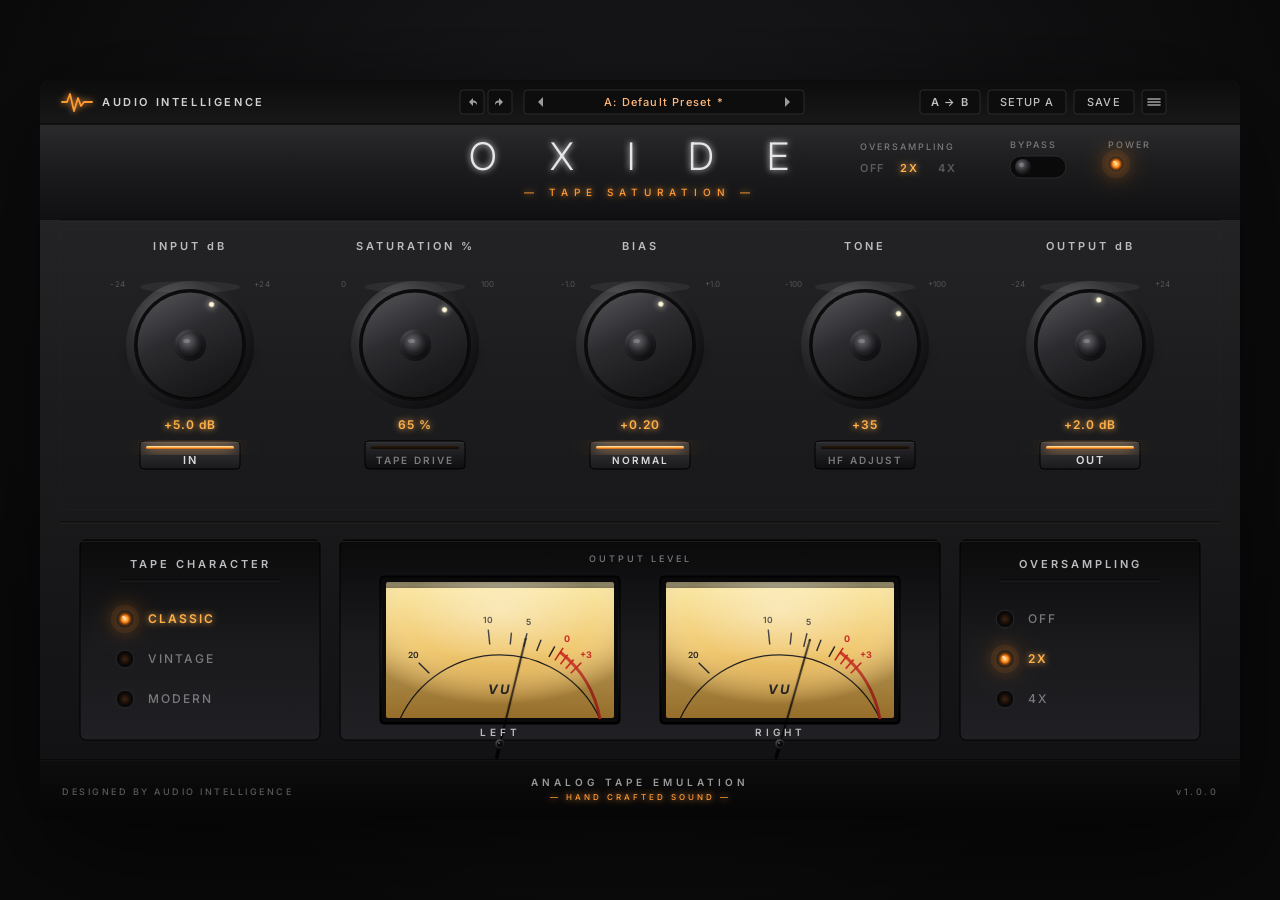
<file: oxide.html>
<!DOCTYPE html>
<html lang="en">
<head>
  <meta charset="UTF-8" />
  <title>OXIDE — Tape Saturation | Audio Intelligence</title>
  <link rel="preconnect" href="https://fonts.googleapis.com" />
  <link rel="preconnect" href="https://fonts.gstatic.com" crossorigin />
  <link href="https://fonts.googleapis.com/css2?family=Inter:wght@300;400;500;600;700&display=swap" rel="stylesheet" />
  <style>
    html, body {
      margin: 0;
      padding: 0;
      background: radial-gradient(circle at 50% 30%, #1c1c1f 0%, #0a0a0b 80%);
      min-height: 100vh;
      display: flex;
      align-items: center;
      justify-content: center;
      font-family: 'Inter', system-ui, -apple-system, sans-serif;
    }
    .plugin {
      width: min(96vw, 1200px);
      filter: drop-shadow(0 30px 60px rgba(0, 0, 0, 0.65));
      border-radius: 10px;
      overflow: hidden;
    }
    .plugin svg { display: block; width: 100%; height: auto; }
  </style>
</head>
<body>
  <div class="plugin">

<svg xmlns="http://www.w3.org/2000/svg" viewBox="0 0 1200 740" role="img" aria-label="OXIDE Tape Saturation Plugin UI">

  <!-- ============================================================ -->
  <!-- DEFS: gradients, patterns, filters                            -->
  <!-- ============================================================ -->
  <defs>
    <!-- Backgrounds -->
    <linearGradient id="bg-main" x1="0" y1="0" x2="0" y2="1">
      <stop offset="0%"  stop-color="#2b2b2e"/>
      <stop offset="40%" stop-color="#1d1d1f"/>
      <stop offset="100%" stop-color="#101012"/>
    </linearGradient>

    <linearGradient id="bg-nav" x1="0" y1="0" x2="0" y2="1">
      <stop offset="0%"  stop-color="#0c0c0d"/>
      <stop offset="100%" stop-color="#181819"/>
    </linearGradient>

    <linearGradient id="panel-brushed" x1="0" y1="0" x2="0" y2="1">
      <stop offset="0%"   stop-color="#3a3a3d"/>
      <stop offset="50%"  stop-color="#26262a"/>
      <stop offset="100%" stop-color="#16161a"/>
    </linearGradient>

    <linearGradient id="panel-recessed" x1="0" y1="0" x2="0" y2="1">
      <stop offset="0%"   stop-color="#0a0a0b"/>
      <stop offset="50%"  stop-color="#1a1a1d"/>
      <stop offset="100%" stop-color="#202024"/>
    </linearGradient>

    <linearGradient id="footer-bg" x1="0" y1="0" x2="0" y2="1">
      <stop offset="0%"  stop-color="#0d0d0e"/>
      <stop offset="100%" stop-color="#050506"/>
    </linearGradient>

    <!-- Brushed metal hairline pattern (subtle horizontal grain) -->
    <pattern id="brushed-lines" width="3" height="2" patternUnits="userSpaceOnUse">
      <rect width="3" height="2" fill="transparent"/>
      <line x1="0" y1="0" x2="3" y2="0" stroke="#ffffff" stroke-opacity="0.025"/>
      <line x1="0" y1="1" x2="3" y2="1" stroke="#000000" stroke-opacity="0.15"/>
    </pattern>

    <!-- Knob gradients -->
    <radialGradient id="knob-bezel" cx="0.35" cy="0.3" r="0.85">
      <stop offset="0%"   stop-color="#65656a"/>
      <stop offset="40%"  stop-color="#2e2e31"/>
      <stop offset="100%" stop-color="#050506"/>
    </radialGradient>

    <linearGradient id="knob-face" x1="0.25" y1="0" x2="0.75" y2="1">
      <stop offset="0%"   stop-color="#525257"/>
      <stop offset="40%"  stop-color="#2c2c30"/>
      <stop offset="100%" stop-color="#141416"/>
    </linearGradient>

    <radialGradient id="knob-cap" cx="0.4" cy="0.35" r="0.7">
      <stop offset="0%"   stop-color="#6a6a6f"/>
      <stop offset="60%"  stop-color="#26262a"/>
      <stop offset="100%" stop-color="#0a0a0b"/>
    </radialGradient>

    <radialGradient id="knob-well" cx="0.5" cy="0.5" r="0.55">
      <stop offset="0%"   stop-color="#0a0a0b"/>
      <stop offset="100%" stop-color="#1a1a1d"/>
    </radialGradient>

    <!-- Amber LED gradients -->
    <radialGradient id="led-amber" cx="0.5" cy="0.5" r="0.5">
      <stop offset="0%"   stop-color="#fff5d4"/>
      <stop offset="20%"  stop-color="#ffc66b"/>
      <stop offset="55%"  stop-color="#ff8a1f"/>
      <stop offset="100%" stop-color="#5a2300"/>
    </radialGradient>

    <radialGradient id="led-amber-off" cx="0.5" cy="0.5" r="0.5">
      <stop offset="0%"   stop-color="#3a2410"/>
      <stop offset="100%" stop-color="#0e0805"/>
    </radialGradient>

    <linearGradient id="led-strip-on" x1="0" y1="0" x2="0" y2="1">
      <stop offset="0%"   stop-color="#fff2cc"/>
      <stop offset="50%"  stop-color="#ffaa44"/>
      <stop offset="100%" stop-color="#cc5500"/>
    </linearGradient>

    <linearGradient id="led-strip-off" x1="0" y1="0" x2="0" y2="1">
      <stop offset="0%"  stop-color="#2a1a08"/>
      <stop offset="100%" stop-color="#100a04"/>
    </linearGradient>

    <!-- Button face -->
    <linearGradient id="btn-face" x1="0" y1="0" x2="0" y2="1">
      <stop offset="0%"  stop-color="#2c2c30"/>
      <stop offset="50%" stop-color="#1c1c1f"/>
      <stop offset="100%" stop-color="#0e0e10"/>
    </linearGradient>

    <linearGradient id="btn-face-hi" x1="0" y1="0" x2="0" y2="1">
      <stop offset="0%"  stop-color="#3a3a3d"/>
      <stop offset="100%" stop-color="#1a1a1c"/>
    </linearGradient>

    <!-- VU Meter (warm parchment) -->
    <linearGradient id="vu-face" x1="0" y1="0" x2="0" y2="1">
      <stop offset="0%"   stop-color="#fbe9a8"/>
      <stop offset="50%"  stop-color="#f0c870"/>
      <stop offset="100%" stop-color="#c89238"/>
    </linearGradient>

    <radialGradient id="vu-glass" cx="0.5" cy="0.2" r="0.7">
      <stop offset="0%"   stop-color="#ffffff" stop-opacity="0.35"/>
      <stop offset="60%"  stop-color="#ffffff" stop-opacity="0"/>
      <stop offset="100%" stop-color="#000000" stop-opacity="0.25"/>
    </radialGradient>

    <linearGradient id="vu-bezel" x1="0" y1="0" x2="0" y2="1">
      <stop offset="0%"   stop-color="#050506"/>
      <stop offset="50%"  stop-color="#1a1a1d"/>
      <stop offset="100%" stop-color="#000"/>
    </linearGradient>

    <!-- ===== Filters ===== -->

    <!-- Soft drop shadow for panels -->
    <filter id="shadow-soft" x="-20%" y="-20%" width="140%" height="140%">
      <feGaussianBlur in="SourceAlpha" stdDeviation="3"/>
      <feOffset dx="0" dy="3"/>
      <feComponentTransfer><feFuncA type="linear" slope="0.55"/></feComponentTransfer>
      <feMerge>
        <feMergeNode/>
        <feMergeNode in="SourceGraphic"/>
      </feMerge>
    </filter>

    <!-- Heavy knob shadow -->
    <filter id="shadow-knob" x="-30%" y="-30%" width="160%" height="160%">
      <feGaussianBlur in="SourceAlpha" stdDeviation="8"/>
      <feOffset dx="0" dy="8"/>
      <feComponentTransfer><feFuncA type="linear" slope="0.85"/></feComponentTransfer>
      <feMerge>
        <feMergeNode/>
        <feMergeNode in="SourceGraphic"/>
      </feMerge>
    </filter>

    <!-- Inner shadow (for recessed wells) -->
    <filter id="inset-shadow" x="-10%" y="-10%" width="120%" height="120%">
      <feGaussianBlur in="SourceAlpha" stdDeviation="4"/>
      <feOffset dx="0" dy="4" result="offsetblur"/>
      <feFlood flood-color="#000" flood-opacity="0.95"/>
      <feComposite in2="offsetblur" operator="in"/>
      <feComposite in2="SourceGraphic" operator="arithmetic" k2="-1" k3="1" result="innershadow"/>
      <feMerge>
        <feMergeNode in="SourceGraphic"/>
        <feMergeNode in="innershadow"/>
      </feMerge>
    </filter>

    <!-- Amber glow (medium) -->
    <filter id="amber-glow" x="-100%" y="-100%" width="300%" height="300%">
      <feGaussianBlur stdDeviation="3" result="g1"/>
      <feMerge>
        <feMergeNode in="g1"/>
        <feMergeNode in="SourceGraphic"/>
      </feMerge>
    </filter>

    <!-- Amber glow (strong, for LEDs) -->
    <filter id="amber-glow-strong" x="-200%" y="-200%" width="500%" height="500%">
      <feGaussianBlur stdDeviation="6" result="g1"/>
      <feGaussianBlur stdDeviation="14" in="SourceGraphic" result="g2"/>
      <feMerge>
        <feMergeNode in="g2"/>
        <feMergeNode in="g1"/>
        <feMergeNode in="SourceGraphic"/>
      </feMerge>
    </filter>

    <!-- Tiny soft blur (for halos/shadows under knobs) -->
    <filter id="blur-soft" x="-20%" y="-20%" width="140%" height="140%">
      <feGaussianBlur stdDeviation="6"/>
    </filter>

  </defs>

  <!-- ============================================================ -->
  <!-- OUTER PLUGIN FRAME                                            -->
  <!-- ============================================================ -->
  <rect x="0" y="0" width="1200" height="740" fill="url(#bg-main)" rx="10"/>
  <!-- Brushed grain over body -->
  <rect x="0" y="0" width="1200" height="740" fill="url(#brushed-lines)" opacity="0.6" rx="10"/>
  <!-- Top edge highlight -->
  <rect x="1" y="1" width="1198" height="1" fill="#4a4a4d" opacity="0.45"/>
  <!-- Bottom edge dark -->
  <rect x="1" y="738" width="1198" height="1" fill="#000" opacity="0.6"/>

  <!-- ============================================================ -->
  <!-- 1. TOP NAVIGATION BAR                                         -->
  <!-- ============================================================ -->
  <g id="nav">
    <rect x="0" y="0" width="1200" height="44" fill="url(#bg-nav)"/>
    <line x1="0" y1="44" x2="1200" y2="44" stroke="#000" stroke-opacity="0.85"/>
    <line x1="0" y1="45" x2="1200" y2="45" stroke="#3a3a3d" stroke-opacity="0.35"/>

    <!-- Brand: heartbeat/waveform + AUDIO INTELLIGENCE -->
    <g transform="translate(22, 22)">
      <g stroke="#ff9a33" stroke-width="1.8" fill="none"
         stroke-linejoin="round" stroke-linecap="round" filter="url(#amber-glow)">
        <path d="M0 0 L5 0 L8 -8 L12 9 L16 -4 L19 4 L22 0 L30 0"/>
      </g>
      <text x="40" y="4" fill="#d2d2d4" font-size="11"
            letter-spacing="2.6" font-weight="600">AUDIO INTELLIGENCE</text>
    </g>

    <!-- Center: Undo / Redo / Preset selector -->
    <g transform="translate(420, 10)">
      <!-- Undo -->
      <g transform="translate(0,0)">
        <rect width="24" height="24" rx="3" fill="#0d0d0e" stroke="#2a2a2c"/>
        <path d="M9 12 L13 8 L13 10.5 Q17 10.5 17 14 L17 16 Q17 12.5 13 12.5 L13 16 Z"
              fill="#a0a0a3"/>
      </g>
      <!-- Redo -->
      <g transform="translate(28,0)">
        <rect width="24" height="24" rx="3" fill="#0d0d0e" stroke="#2a2a2c"/>
        <path d="M15 12 L11 8 L11 10.5 Q7 10.5 7 14 L7 16 Q7 12.5 11 12.5 L11 16 Z"
              fill="#a0a0a3"/>
      </g>

      <!-- Preset selector -->
      <g transform="translate(64, 0)">
        <rect width="280" height="24" rx="3" fill="#0d0d0e" stroke="#2a2a2c"/>
        <!-- left arrow -->
        <path d="M14 12 L19 7 L19 17 Z" fill="#9a9a9d"/>
        <!-- right arrow -->
        <path d="M266 12 L261 7 L261 17 Z" fill="#9a9a9d"/>
        <!-- preset text -->
        <text x="140" y="16" text-anchor="middle" fill="#ffb87a"
              font-size="11" letter-spacing="1.2" font-weight="500">A: Default Preset *</text>
      </g>
    </g>

    <!-- Right: Action buttons -->
    <g transform="translate(880, 10)">
      <!-- A -> B -->
      <g transform="translate(0,0)">
        <rect width="60" height="24" rx="3" fill="#0d0d0e" stroke="#2a2a2c"/>
        <text x="30" y="16" text-anchor="middle" fill="#c0c0c3"
              font-size="11" letter-spacing="1.2" font-weight="600">A → B</text>
      </g>
      <!-- Setup A -->
      <g transform="translate(68, 0)">
        <rect width="78" height="24" rx="3" fill="#0d0d0e" stroke="#2a2a2c"/>
        <text x="39" y="16" text-anchor="middle" fill="#c0c0c3"
              font-size="11" letter-spacing="1.1" font-weight="500">SETUP A</text>
      </g>
      <!-- Save -->
      <g transform="translate(154, 0)">
        <rect width="60" height="24" rx="3" fill="#0d0d0e" stroke="#2a2a2c"/>
        <text x="30" y="16" text-anchor="middle" fill="#c0c0c3"
              font-size="11" letter-spacing="1.2" font-weight="500">SAVE</text>
      </g>
      <!-- Hamburger -->
      <g transform="translate(222, 0)">
        <rect width="24" height="24" rx="3" fill="#0d0d0e" stroke="#2a2a2c"/>
        <line x1="6"  y1="9"  x2="18" y2="9"  stroke="#a0a0a3" stroke-width="1.6" stroke-linecap="round"/>
        <line x1="6"  y1="12" x2="18" y2="12" stroke="#a0a0a3" stroke-width="1.6" stroke-linecap="round"/>
        <line x1="6"  y1="15" x2="18" y2="15" stroke="#a0a0a3" stroke-width="1.6" stroke-linecap="round"/>
      </g>
    </g>
  </g>

  <!-- ============================================================ -->
  <!-- 2. MAIN HEADER                                                -->
  <!-- ============================================================ -->
  <g id="header">
    <!-- subtle separating bevel -->
    <rect x="0" y="44" width="1200" height="96" fill="url(#bg-main)"/>
    <rect x="0" y="44" width="1200" height="1" fill="#000" opacity="0.6"/>

    <!-- Title block -->
    <g transform="translate(600, 90)" text-anchor="middle">
      <text font-size="38" font-weight="300" letter-spacing="22"
            fill="#e6e6e8" filter="url(#amber-glow)">O X I D E</text>
      <text y="26" font-size="10" letter-spacing="6"
            fill="#ff9a33" filter="url(#amber-glow)" font-weight="500">
        — TAPE  SATURATION —
      </text>
    </g>

    <!-- Right: Oversampling, Bypass, Power -->
    <g transform="translate(820, 70)">
      <text x="0" y="0" fill="#7a7a7d" font-size="9"
            letter-spacing="2" font-weight="500">OVERSAMPLING</text>
      <g transform="translate(0, 12)" font-size="11" font-weight="600" letter-spacing="1.5">
        <text x="0"  y="10" fill="#5a5a5d">OFF</text>
        <text x="40" y="10" fill="#ffb04a" filter="url(#amber-glow)">2X</text>
        <text x="78" y="10" fill="#5a5a5d">4X</text>
      </g>

      <!-- Bypass toggle -->
      <g transform="translate(150, -2)">
        <text x="0" y="0" fill="#7a7a7d" font-size="9"
              letter-spacing="2" font-weight="500">BYPASS</text>
        <g transform="translate(0, 8)">
          <rect x="0" y="0" width="56" height="22" rx="11"
                fill="#0a0a0b" stroke="#2a2a2c"/>
          <!-- knob in OFF position (left) -->
          <circle cx="13" cy="11" r="8" fill="url(#knob-cap)"/>
          <circle cx="11.5" cy="9" r="2.4" fill="#fff" opacity="0.18"/>
        </g>
      </g>

      <!-- Power LED -->
      <g transform="translate(248, -2)">
        <text x="0" y="0" fill="#7a7a7d" font-size="9"
              letter-spacing="2" font-weight="500">POWER</text>
        <g transform="translate(8, 16)">
          <!-- Outer halo -->
          <circle cx="0" cy="0" r="14" fill="#ff8a1f" opacity="0.18" filter="url(#amber-glow-strong)"/>
          <!-- LED bezel -->
          <circle cx="0" cy="0" r="8" fill="#0a0a0b" stroke="#2a2a2c"/>
          <!-- LED -->
          <circle cx="0" cy="0" r="6" fill="url(#led-amber)" filter="url(#amber-glow)"/>
          <!-- specular -->
          <ellipse cx="-1.5" cy="-2" rx="1.6" ry="1" fill="#fff" opacity="0.6"/>
        </g>
      </g>
    </g>
  </g>

  <!-- separator under header -->
  <line x1="20" y1="140" x2="1180" y2="140" stroke="#000" stroke-opacity="0.7"/>
  <line x1="20" y1="141" x2="1180" y2="141" stroke="#3a3a3d" stroke-opacity="0.35"/>

  <!-- ============================================================ -->
  <!-- 3. KNOBS SECTION                                              -->
  <!-- ============================================================ -->
  <g id="knobs">

    <!-- subtle inner panel highlight -->
    <rect x="20" y="150" width="1160" height="280" rx="6" fill="none"
          stroke="#ffffff" stroke-opacity="0.02"/>

    <!-- Reusable knob: each rendered inline because each rotation differs -->
    <!--
      Layout (knob centers):
        x: 150, 375, 600, 825, 1050     y: 265
    -->

    <!-- ============ KNOB 1: INPUT dB ============ -->
    <g transform="translate(150, 265)">
      <!-- Top label -->
      <text x="0" y="-95" text-anchor="middle" fill="#bcbcbe"
            font-size="11" letter-spacing="3" font-weight="600">INPUT  dB</text>
      <!-- Range markers -->
      <text x="-72" y="-58" text-anchor="middle" fill="#555558" font-size="8" letter-spacing="0.5">-24</text>
      <text x="72"  y="-58" text-anchor="middle" fill="#555558" font-size="8" letter-spacing="0.5">+24</text>

      <!-- Halo shadow under knob -->
      <ellipse cx="0" cy="10" rx="62" ry="14" fill="#000" opacity="0.55" filter="url(#blur-soft)"/>

      <!-- Outer bezel -->
      <circle r="64" fill="url(#knob-bezel)"/>
      <!-- Top reflective sheen -->
      <ellipse cx="0" cy="-58" rx="50" ry="6" fill="#ffffff" opacity="0.06"/>
      <!-- Inner dark step -->
      <circle r="56" fill="#0c0c0d"/>
      <!-- Knob face -->
      <circle r="53" fill="url(#knob-face)"/>
      <circle r="53" fill="url(#brushed-lines)" opacity="0.7"/>
      <!-- Outer rim crisp line -->
      <circle r="53" fill="none" stroke="#000" stroke-width="1" opacity="0.8"/>
      <!-- Indicator -->
      <g transform="rotate(28)">
        <line x1="0" y1="-49" x2="0" y2="-30" stroke="#ffb340"
              stroke-width="3.4" stroke-linecap="round" filter="url(#amber-glow-strong)"/>
        <circle cx="0" cy="-46" r="2.6" fill="#fff7d8" filter="url(#amber-glow)"/>
      </g>
      <!-- Center cap -->
      <circle r="16" fill="url(#knob-bezel)"/>
      <circle r="13" fill="url(#knob-cap)"/>
      <ellipse cx="-3.5" cy="-4" rx="3.5" ry="2" fill="#ffffff" opacity="0.18"/>

      <!-- Value -->
      <text x="0" y="84" text-anchor="middle" fill="#ffb04a"
            font-size="12" font-weight="600" letter-spacing="1" filter="url(#amber-glow)">+5.0 dB</text>

      <!-- Button: IN (LED ON) -->
      <g transform="translate(0, 110)">
        <rect x="-50" y="-14" width="100" height="28" rx="4"
              fill="url(#btn-face-hi)" stroke="#000" stroke-width="1"/>
        <rect x="-49" y="-13" width="98" height="1" fill="#5a5a5d" opacity="0.5"/>
        <!-- LED strip -->
        <rect x="-44" y="-9" width="88" height="3" rx="1.5"
              fill="url(#led-strip-on)" filter="url(#amber-glow-strong)"/>
        <text x="0" y="9" text-anchor="middle" fill="#dadada"
              font-size="11" letter-spacing="2" font-weight="600">IN</text>
      </g>
    </g>

    <!-- ============ KNOB 2: SATURATION % ============ -->
    <g transform="translate(375, 265)">
      <text x="0" y="-95" text-anchor="middle" fill="#bcbcbe"
            font-size="11" letter-spacing="3" font-weight="600">SATURATION  %</text>
      <text x="-72" y="-58" text-anchor="middle" fill="#555558" font-size="8">0</text>
      <text x="72"  y="-58" text-anchor="middle" fill="#555558" font-size="8">100</text>

      <ellipse cx="0" cy="10" rx="62" ry="14" fill="#000" opacity="0.55" filter="url(#blur-soft)"/>
      <circle r="64" fill="url(#knob-bezel)"/>
      <ellipse cx="0" cy="-58" rx="50" ry="6" fill="#ffffff" opacity="0.06"/>
      <circle r="56" fill="#0c0c0d"/>
      <circle r="53" fill="url(#knob-face)"/>
      <circle r="53" fill="url(#brushed-lines)" opacity="0.7"/>
      <circle r="53" fill="none" stroke="#000" stroke-width="1" opacity="0.8"/>
      <g transform="rotate(40)">
        <line x1="0" y1="-49" x2="0" y2="-30" stroke="#ffb340"
              stroke-width="3.4" stroke-linecap="round" filter="url(#amber-glow-strong)"/>
        <circle cx="0" cy="-46" r="2.6" fill="#fff7d8" filter="url(#amber-glow)"/>
      </g>
      <circle r="16" fill="url(#knob-bezel)"/>
      <circle r="13" fill="url(#knob-cap)"/>
      <ellipse cx="-3.5" cy="-4" rx="3.5" ry="2" fill="#ffffff" opacity="0.18"/>

      <text x="0" y="84" text-anchor="middle" fill="#ffb04a"
            font-size="12" font-weight="600" letter-spacing="1" filter="url(#amber-glow)">65 %</text>

      <!-- Button: TAPE DRIVE (LED OFF) -->
      <g transform="translate(0, 110)">
        <rect x="-50" y="-14" width="100" height="28" rx="4"
              fill="url(#btn-face)" stroke="#000" stroke-width="1"/>
        <rect x="-49" y="-13" width="98" height="1" fill="#404043" opacity="0.5"/>
        <rect x="-44" y="-9" width="88" height="3" rx="1.5" fill="url(#led-strip-off)"/>
        <text x="0" y="9" text-anchor="middle" fill="#7a7a7d"
              font-size="10" letter-spacing="2" font-weight="600">TAPE DRIVE</text>
      </g>
    </g>

    <!-- ============ KNOB 3: BIAS ============ -->
    <g transform="translate(600, 265)">
      <text x="0" y="-95" text-anchor="middle" fill="#bcbcbe"
            font-size="11" letter-spacing="3" font-weight="600">BIAS</text>
      <text x="-72" y="-58" text-anchor="middle" fill="#555558" font-size="8">-1.0</text>
      <text x="72"  y="-58" text-anchor="middle" fill="#555558" font-size="8">+1.0</text>

      <ellipse cx="0" cy="10" rx="62" ry="14" fill="#000" opacity="0.55" filter="url(#blur-soft)"/>
      <circle r="64" fill="url(#knob-bezel)"/>
      <ellipse cx="0" cy="-58" rx="50" ry="6" fill="#ffffff" opacity="0.06"/>
      <circle r="56" fill="#0c0c0d"/>
      <circle r="53" fill="url(#knob-face)"/>
      <circle r="53" fill="url(#brushed-lines)" opacity="0.7"/>
      <circle r="53" fill="none" stroke="#000" stroke-width="1" opacity="0.8"/>
      <g transform="rotate(27)">
        <line x1="0" y1="-49" x2="0" y2="-30" stroke="#ffb340"
              stroke-width="3.4" stroke-linecap="round" filter="url(#amber-glow-strong)"/>
        <circle cx="0" cy="-46" r="2.6" fill="#fff7d8" filter="url(#amber-glow)"/>
      </g>
      <circle r="16" fill="url(#knob-bezel)"/>
      <circle r="13" fill="url(#knob-cap)"/>
      <ellipse cx="-3.5" cy="-4" rx="3.5" ry="2" fill="#ffffff" opacity="0.18"/>

      <text x="0" y="84" text-anchor="middle" fill="#ffb04a"
            font-size="12" font-weight="600" letter-spacing="1" filter="url(#amber-glow)">+0.20</text>

      <!-- Button: NORMAL (LED ON) -->
      <g transform="translate(0, 110)">
        <rect x="-50" y="-14" width="100" height="28" rx="4"
              fill="url(#btn-face-hi)" stroke="#000" stroke-width="1"/>
        <rect x="-49" y="-13" width="98" height="1" fill="#5a5a5d" opacity="0.5"/>
        <rect x="-44" y="-9" width="88" height="3" rx="1.5"
              fill="url(#led-strip-on)" filter="url(#amber-glow-strong)"/>
        <text x="0" y="9" text-anchor="middle" fill="#dadada"
              font-size="10" letter-spacing="2" font-weight="600">NORMAL</text>
      </g>
    </g>

    <!-- ============ KNOB 4: TONE ============ -->
    <g transform="translate(825, 265)">
      <text x="0" y="-95" text-anchor="middle" fill="#bcbcbe"
            font-size="11" letter-spacing="3" font-weight="600">TONE</text>
      <text x="-72" y="-58" text-anchor="middle" fill="#555558" font-size="8">-100</text>
      <text x="72"  y="-58" text-anchor="middle" fill="#555558" font-size="8">+100</text>

      <ellipse cx="0" cy="10" rx="62" ry="14" fill="#000" opacity="0.55" filter="url(#blur-soft)"/>
      <circle r="64" fill="url(#knob-bezel)"/>
      <ellipse cx="0" cy="-58" rx="50" ry="6" fill="#ffffff" opacity="0.06"/>
      <circle r="56" fill="#0c0c0d"/>
      <circle r="53" fill="url(#knob-face)"/>
      <circle r="53" fill="url(#brushed-lines)" opacity="0.7"/>
      <circle r="53" fill="none" stroke="#000" stroke-width="1" opacity="0.8"/>
      <g transform="rotate(47)">
        <line x1="0" y1="-49" x2="0" y2="-30" stroke="#ffb340"
              stroke-width="3.4" stroke-linecap="round" filter="url(#amber-glow-strong)"/>
        <circle cx="0" cy="-46" r="2.6" fill="#fff7d8" filter="url(#amber-glow)"/>
      </g>
      <circle r="16" fill="url(#knob-bezel)"/>
      <circle r="13" fill="url(#knob-cap)"/>
      <ellipse cx="-3.5" cy="-4" rx="3.5" ry="2" fill="#ffffff" opacity="0.18"/>

      <text x="0" y="84" text-anchor="middle" fill="#ffb04a"
            font-size="12" font-weight="600" letter-spacing="1" filter="url(#amber-glow)">+35</text>

      <!-- Button: HF ADJUST (LED OFF) -->
      <g transform="translate(0, 110)">
        <rect x="-50" y="-14" width="100" height="28" rx="4"
              fill="url(#btn-face)" stroke="#000" stroke-width="1"/>
        <rect x="-49" y="-13" width="98" height="1" fill="#404043" opacity="0.5"/>
        <rect x="-44" y="-9" width="88" height="3" rx="1.5" fill="url(#led-strip-off)"/>
        <text x="0" y="9" text-anchor="middle" fill="#7a7a7d"
              font-size="10" letter-spacing="2" font-weight="600">HF ADJUST</text>
      </g>
    </g>

    <!-- ============ KNOB 5: OUTPUT dB ============ -->
    <g transform="translate(1050, 265)">
      <text x="0" y="-95" text-anchor="middle" fill="#bcbcbe"
            font-size="11" letter-spacing="3" font-weight="600">OUTPUT  dB</text>
      <text x="-72" y="-58" text-anchor="middle" fill="#555558" font-size="8">-24</text>
      <text x="72"  y="-58" text-anchor="middle" fill="#555558" font-size="8">+24</text>

      <ellipse cx="0" cy="10" rx="62" ry="14" fill="#000" opacity="0.55" filter="url(#blur-soft)"/>
      <circle r="64" fill="url(#knob-bezel)"/>
      <ellipse cx="0" cy="-58" rx="50" ry="6" fill="#ffffff" opacity="0.06"/>
      <circle r="56" fill="#0c0c0d"/>
      <circle r="53" fill="url(#knob-face)"/>
      <circle r="53" fill="url(#brushed-lines)" opacity="0.7"/>
      <circle r="53" fill="none" stroke="#000" stroke-width="1" opacity="0.8"/>
      <g transform="rotate(11)">
        <line x1="0" y1="-49" x2="0" y2="-30" stroke="#ffb340"
              stroke-width="3.4" stroke-linecap="round" filter="url(#amber-glow-strong)"/>
        <circle cx="0" cy="-46" r="2.6" fill="#fff7d8" filter="url(#amber-glow)"/>
      </g>
      <circle r="16" fill="url(#knob-bezel)"/>
      <circle r="13" fill="url(#knob-cap)"/>
      <ellipse cx="-3.5" cy="-4" rx="3.5" ry="2" fill="#ffffff" opacity="0.18"/>

      <text x="0" y="84" text-anchor="middle" fill="#ffb04a"
            font-size="12" font-weight="600" letter-spacing="1" filter="url(#amber-glow)">+2.0 dB</text>

      <!-- Button: OUT (LED ON) -->
      <g transform="translate(0, 110)">
        <rect x="-50" y="-14" width="100" height="28" rx="4"
              fill="url(#btn-face-hi)" stroke="#000" stroke-width="1"/>
        <rect x="-49" y="-13" width="98" height="1" fill="#5a5a5d" opacity="0.5"/>
        <rect x="-44" y="-9" width="88" height="3" rx="1.5"
              fill="url(#led-strip-on)" filter="url(#amber-glow-strong)"/>
        <text x="0" y="9" text-anchor="middle" fill="#dadada"
              font-size="11" letter-spacing="2" font-weight="600">OUT</text>
      </g>
    </g>
  </g>

  <!-- separator -->
  <line x1="20" y1="442" x2="1180" y2="442" stroke="#000" stroke-opacity="0.7"/>
  <line x1="20" y1="443" x2="1180" y2="443" stroke="#3a3a3d" stroke-opacity="0.35"/>

  <!-- ============================================================ -->
  <!-- 4. BOTTOM SECTION: TAPE CHARACTER | VU METERS | OVERSAMPLING -->
  <!-- ============================================================ -->
  <g id="bottom">

    <!-- ===== Left panel: TAPE CHARACTER ===== -->
    <g transform="translate(40, 460)">
      <!-- Recessed panel -->
      <rect x="0" y="0" width="240" height="200" rx="6"
            fill="url(#panel-recessed)" stroke="#000" stroke-width="1"/>
      <rect x="1" y="1" width="238" height="1" fill="#3a3a3d" opacity="0.4"/>
      <rect x="0" y="0" width="240" height="200" rx="6" fill="url(#brushed-lines)" opacity="0.4"/>

      <!-- Header -->
      <text x="120" y="28" text-anchor="middle" fill="#bcbcbe"
            font-size="11" letter-spacing="3" font-weight="600">TAPE CHARACTER</text>
      <line x1="40" y1="40" x2="200" y2="40" stroke="#000" opacity="0.7"/>
      <line x1="40" y1="41" x2="200" y2="41" stroke="#3a3a3d" opacity="0.4"/>

      <!-- Radio: CLASSIC (active) -->
      <g transform="translate(36, 70)">
        <!-- Halo -->
        <circle cx="9" cy="9" r="14" fill="#ff8a1f" opacity="0.18" filter="url(#amber-glow-strong)"/>
        <circle cx="9" cy="9" r="9" fill="#0a0a0b" stroke="#2a2a2c"/>
        <circle cx="9" cy="9" r="6" fill="url(#led-amber)" filter="url(#amber-glow)"/>
        <ellipse cx="7.5" cy="7" rx="1.5" ry="1" fill="#fff" opacity="0.6"/>
        <text x="32" y="13" fill="#ffb04a" font-size="12"
              letter-spacing="2" font-weight="600" filter="url(#amber-glow)">CLASSIC</text>
      </g>

      <!-- Radio: VINTAGE (inactive) -->
      <g transform="translate(36, 110)">
        <circle cx="9" cy="9" r="9" fill="#0a0a0b" stroke="#2a2a2c"/>
        <circle cx="9" cy="9" r="6" fill="url(#led-amber-off)"/>
        <text x="32" y="13" fill="#7a7a7d" font-size="12"
              letter-spacing="2" font-weight="500">VINTAGE</text>
      </g>

      <!-- Radio: MODERN (inactive) -->
      <g transform="translate(36, 150)">
        <circle cx="9" cy="9" r="9" fill="#0a0a0b" stroke="#2a2a2c"/>
        <circle cx="9" cy="9" r="6" fill="url(#led-amber-off)"/>
        <text x="32" y="13" fill="#7a7a7d" font-size="12"
              letter-spacing="2" font-weight="500">MODERN</text>
      </g>
    </g>

    <!-- ===== Center: VU Meters ===== -->
    <g transform="translate(300, 460)">
      <!-- Outer recessed bezel for both meters -->
      <rect x="0" y="0" width="600" height="200" rx="6"
            fill="url(#panel-recessed)" stroke="#000"/>
      <rect x="1" y="1" width="598" height="1" fill="#3a3a3d" opacity="0.4"/>

      <!-- Header -->
      <text x="300" y="22" text-anchor="middle" fill="#7a7a7d"
            font-size="9" letter-spacing="3" font-weight="500">OUTPUT  LEVEL</text>

      <!-- VU METER (reusable: rendered twice with diff needle angles) -->

      <!-- LEFT VU -->
      <g transform="translate(40, 36)">
        <!-- Bezel frame -->
        <rect x="0" y="0" width="240" height="148" rx="4"
              fill="url(#vu-bezel)" stroke="#000"/>
        <rect x="2" y="2" width="236" height="144" rx="3"
              fill="#0a0a0b"/>
        <!-- Meter face (parchment) -->
        <rect x="6" y="6" width="228" height="136" rx="2"
              fill="url(#vu-face)"/>
        <!-- Inner shadow border -->
        <rect x="6" y="6" width="228" height="6" fill="url(#vu-bezel)" opacity="0.5"/>

        <!-- Scale arc + ticks -->
        <!-- pivot at (120, 168) — needle anchor below the visible window -->
        <g transform="translate(120, 168)">
          <!-- Arc baseline -->
          <path d="M -100,-25 A 110 110 0 0 1 100,-25"
                fill="none" stroke="#1a1a1a" stroke-width="1.2"/>
          <!-- Red zone (0 → +3 VU) -->
          <path d="M 60,-92 A 110 110 0 0 1 100,-25"
                fill="none" stroke="#c8231a" stroke-width="3" opacity="0.85"/>

          <!-- Ticks (-20, -10, -7, -5, -3, -1, 0, +1, +2, +3) -->
          <!-- helper: rotate from -45 (=-20VU) to +45 (=+3VU) -->
          <g stroke="#1a1a1a" stroke-width="1.4">
            <!-- -20 -->
            <line transform="rotate(-45)" x1="0" y1="-100" x2="0" y2="-115"/>
            <!-- -10 -->
            <line transform="rotate(-5.87)" x1="0" y1="-100" x2="0" y2="-115"/>
            <!-- -7 -->
            <line transform="rotate(5.87)" x1="0" y1="-100" x2="0" y2="-112"/>
            <!-- -5 -->
            <line transform="rotate(13.7)" x1="0" y1="-100" x2="0" y2="-114"/>
            <!-- -3 -->
            <line transform="rotate(21.5)" x1="0" y1="-100" x2="0" y2="-112"/>
            <!-- -1 -->
            <line transform="rotate(29.3)" x1="0" y1="-100" x2="0" y2="-112"/>
          </g>
          <g stroke="#c8231a" stroke-width="1.6">
            <line transform="rotate(33.3)" x1="0" y1="-100" x2="0" y2="-115"/> <!-- 0 -->
            <line transform="rotate(37.2)" x1="0" y1="-100" x2="0" y2="-112"/> <!-- +1 -->
            <line transform="rotate(41.1)" x1="0" y1="-100" x2="0" y2="-112"/> <!-- +2 -->
            <line transform="rotate(45)"   x1="0" y1="-100" x2="0" y2="-115"/> <!-- +3 -->
          </g>

          <!-- Tick numbers -->
          <g fill="#1a1a1a" font-size="8.5" font-weight="600" text-anchor="middle">
            <text transform="rotate(-45) translate(0,-122) rotate(45)">20</text>
            <text transform="rotate(-5.87) translate(0,-122) rotate(5.87)">10</text>
            <text transform="rotate(13.7) translate(0,-122) rotate(-13.7)">5</text>
          </g>
          <g fill="#c8231a" font-size="9" font-weight="700" text-anchor="middle">
            <text transform="rotate(33.3) translate(0,-122) rotate(-33.3)">0</text>
            <text transform="rotate(45) translate(0,-122) rotate(-45)">+3</text>
          </g>

          <!-- VU label -->
          <text x="0" y="-50" text-anchor="middle"
                fill="#1a1a1a" font-size="13" font-weight="700"
                font-style="italic" letter-spacing="2">VU</text>

          <!-- Needle (pointing to -5 VU ≈ +13.7°) -->
          <g transform="rotate(13.7)" filter="url(#shadow-soft)">
            <line x1="0" y1="0" x2="0" y2="-108"
                  stroke="#000" stroke-width="1.4" stroke-linecap="round"/>
            <!-- counterweight -->
            <line x1="0" y1="0" x2="0" y2="14" stroke="#000" stroke-width="3" stroke-linecap="round"/>
            <circle cx="0" cy="-108" r="1.2" fill="#000"/>
          </g>
          <!-- Pivot screw -->
          <circle cx="0" cy="0" r="5" fill="url(#knob-bezel)"/>
          <circle cx="0" cy="0" r="3" fill="#0a0a0b"/>
          <circle cx="-1" cy="-1" r="1" fill="#5a5a5d"/>
        </g>

        <!-- Glass overlay -->
        <rect x="6" y="6" width="228" height="136" rx="2" fill="url(#vu-glass)"/>

        <!-- Channel label -->
        <text x="120" y="160" text-anchor="middle" fill="#bcbcbe"
              font-size="10" letter-spacing="4" font-weight="600">LEFT</text>
      </g>

      <!-- RIGHT VU -->
      <g transform="translate(320, 36)">
        <rect x="0" y="0" width="240" height="148" rx="4"
              fill="url(#vu-bezel)" stroke="#000"/>
        <rect x="2" y="2" width="236" height="144" rx="3" fill="#0a0a0b"/>
        <rect x="6" y="6" width="228" height="136" rx="2" fill="url(#vu-face)"/>
        <rect x="6" y="6" width="228" height="6" fill="url(#vu-bezel)" opacity="0.5"/>

        <g transform="translate(120, 168)">
          <path d="M -100,-25 A 110 110 0 0 1 100,-25" fill="none" stroke="#1a1a1a" stroke-width="1.2"/>
          <path d="M 60,-92 A 110 110 0 0 1 100,-25" fill="none" stroke="#c8231a" stroke-width="3" opacity="0.85"/>

          <g stroke="#1a1a1a" stroke-width="1.4">
            <line transform="rotate(-45)" x1="0" y1="-100" x2="0" y2="-115"/>
            <line transform="rotate(-5.87)" x1="0" y1="-100" x2="0" y2="-115"/>
            <line transform="rotate(5.87)" x1="0" y1="-100" x2="0" y2="-112"/>
            <line transform="rotate(13.7)" x1="0" y1="-100" x2="0" y2="-114"/>
            <line transform="rotate(21.5)" x1="0" y1="-100" x2="0" y2="-112"/>
            <line transform="rotate(29.3)" x1="0" y1="-100" x2="0" y2="-112"/>
          </g>
          <g stroke="#c8231a" stroke-width="1.6">
            <line transform="rotate(33.3)" x1="0" y1="-100" x2="0" y2="-115"/>
            <line transform="rotate(37.2)" x1="0" y1="-100" x2="0" y2="-112"/>
            <line transform="rotate(41.1)" x1="0" y1="-100" x2="0" y2="-112"/>
            <line transform="rotate(45)"   x1="0" y1="-100" x2="0" y2="-115"/>
          </g>

          <g fill="#1a1a1a" font-size="8.5" font-weight="600" text-anchor="middle">
            <text transform="rotate(-45) translate(0,-122) rotate(45)">20</text>
            <text transform="rotate(-5.87) translate(0,-122) rotate(5.87)">10</text>
            <text transform="rotate(13.7) translate(0,-122) rotate(-13.7)">5</text>
          </g>
          <g fill="#c8231a" font-size="9" font-weight="700" text-anchor="middle">
            <text transform="rotate(33.3) translate(0,-122) rotate(-33.3)">0</text>
            <text transform="rotate(45) translate(0,-122) rotate(-45)">+3</text>
          </g>

          <text x="0" y="-50" text-anchor="middle"
                fill="#1a1a1a" font-size="13" font-weight="700"
                font-style="italic" letter-spacing="2">VU</text>

          <!-- Needle (slightly different position for realism) -->
          <g transform="rotate(16)" filter="url(#shadow-soft)">
            <line x1="0" y1="0" x2="0" y2="-108"
                  stroke="#000" stroke-width="1.4" stroke-linecap="round"/>
            <line x1="0" y1="0" x2="0" y2="14" stroke="#000" stroke-width="3" stroke-linecap="round"/>
            <circle cx="0" cy="-108" r="1.2" fill="#000"/>
          </g>
          <circle cx="0" cy="0" r="5" fill="url(#knob-bezel)"/>
          <circle cx="0" cy="0" r="3" fill="#0a0a0b"/>
          <circle cx="-1" cy="-1" r="1" fill="#5a5a5d"/>
        </g>

        <rect x="6" y="6" width="228" height="136" rx="2" fill="url(#vu-glass)"/>
        <text x="120" y="160" text-anchor="middle" fill="#bcbcbe"
              font-size="10" letter-spacing="4" font-weight="600">RIGHT</text>
      </g>
    </g>

    <!-- ===== Right panel: OVERSAMPLING ===== -->
    <g transform="translate(920, 460)">
      <rect x="0" y="0" width="240" height="200" rx="6"
            fill="url(#panel-recessed)" stroke="#000"/>
      <rect x="1" y="1" width="238" height="1" fill="#3a3a3d" opacity="0.4"/>
      <rect x="0" y="0" width="240" height="200" rx="6" fill="url(#brushed-lines)" opacity="0.4"/>

      <text x="120" y="28" text-anchor="middle" fill="#bcbcbe"
            font-size="11" letter-spacing="3" font-weight="600">OVERSAMPLING</text>
      <line x1="40" y1="40" x2="200" y2="40" stroke="#000" opacity="0.7"/>
      <line x1="40" y1="41" x2="200" y2="41" stroke="#3a3a3d" opacity="0.4"/>

      <!-- OFF -->
      <g transform="translate(36, 70)">
        <circle cx="9" cy="9" r="9" fill="#0a0a0b" stroke="#2a2a2c"/>
        <circle cx="9" cy="9" r="6" fill="url(#led-amber-off)"/>
        <text x="32" y="13" fill="#7a7a7d" font-size="12"
              letter-spacing="2" font-weight="500">OFF</text>
      </g>

      <!-- 2X (active) -->
      <g transform="translate(36, 110)">
        <circle cx="9" cy="9" r="14" fill="#ff8a1f" opacity="0.18" filter="url(#amber-glow-strong)"/>
        <circle cx="9" cy="9" r="9" fill="#0a0a0b" stroke="#2a2a2c"/>
        <circle cx="9" cy="9" r="6" fill="url(#led-amber)" filter="url(#amber-glow)"/>
        <ellipse cx="7.5" cy="7" rx="1.5" ry="1" fill="#fff" opacity="0.6"/>
        <text x="32" y="13" fill="#ffb04a" font-size="12"
              letter-spacing="2" font-weight="600" filter="url(#amber-glow)">2X</text>
      </g>

      <!-- 4X -->
      <g transform="translate(36, 150)">
        <circle cx="9" cy="9" r="9" fill="#0a0a0b" stroke="#2a2a2c"/>
        <circle cx="9" cy="9" r="6" fill="url(#led-amber-off)"/>
        <text x="32" y="13" fill="#7a7a7d" font-size="12"
              letter-spacing="2" font-weight="500">4X</text>
      </g>
    </g>
  </g>

  <!-- ============================================================ -->
  <!-- 5. FOOTER                                                     -->
  <!-- ============================================================ -->
  <line x1="0" y1="680" x2="1200" y2="680" stroke="#000" stroke-opacity="0.85"/>
  <line x1="0" y1="681" x2="1200" y2="681" stroke="#3a3a3d" stroke-opacity="0.35"/>
  <rect x="0" y="681" width="1200" height="59" fill="url(#footer-bg)"/>

  <g id="footer" font-size="9" letter-spacing="2.5">
    <!-- Left -->
    <text x="22" y="715" fill="#5a5a5d" font-weight="500">
      DESIGNED BY  AUDIO INTELLIGENCE
    </text>

    <!-- Center -->
    <g transform="translate(600, 706)" text-anchor="middle">
      <text fill="#9a9a9d" font-size="10" letter-spacing="4" font-weight="600">
        ANALOG TAPE EMULATION
      </text>
      <text y="14" fill="#ff9a33" font-size="8" letter-spacing="3"
            font-weight="500" filter="url(#amber-glow)">
        — HAND  CRAFTED  SOUND —
      </text>
    </g>

    <!-- Right -->
    <text x="1178" y="715" text-anchor="end" fill="#5a5a5d"
          font-weight="500">v1.0.0</text>
  </g>

</svg>

  </div>
</body>
</html>
</file>
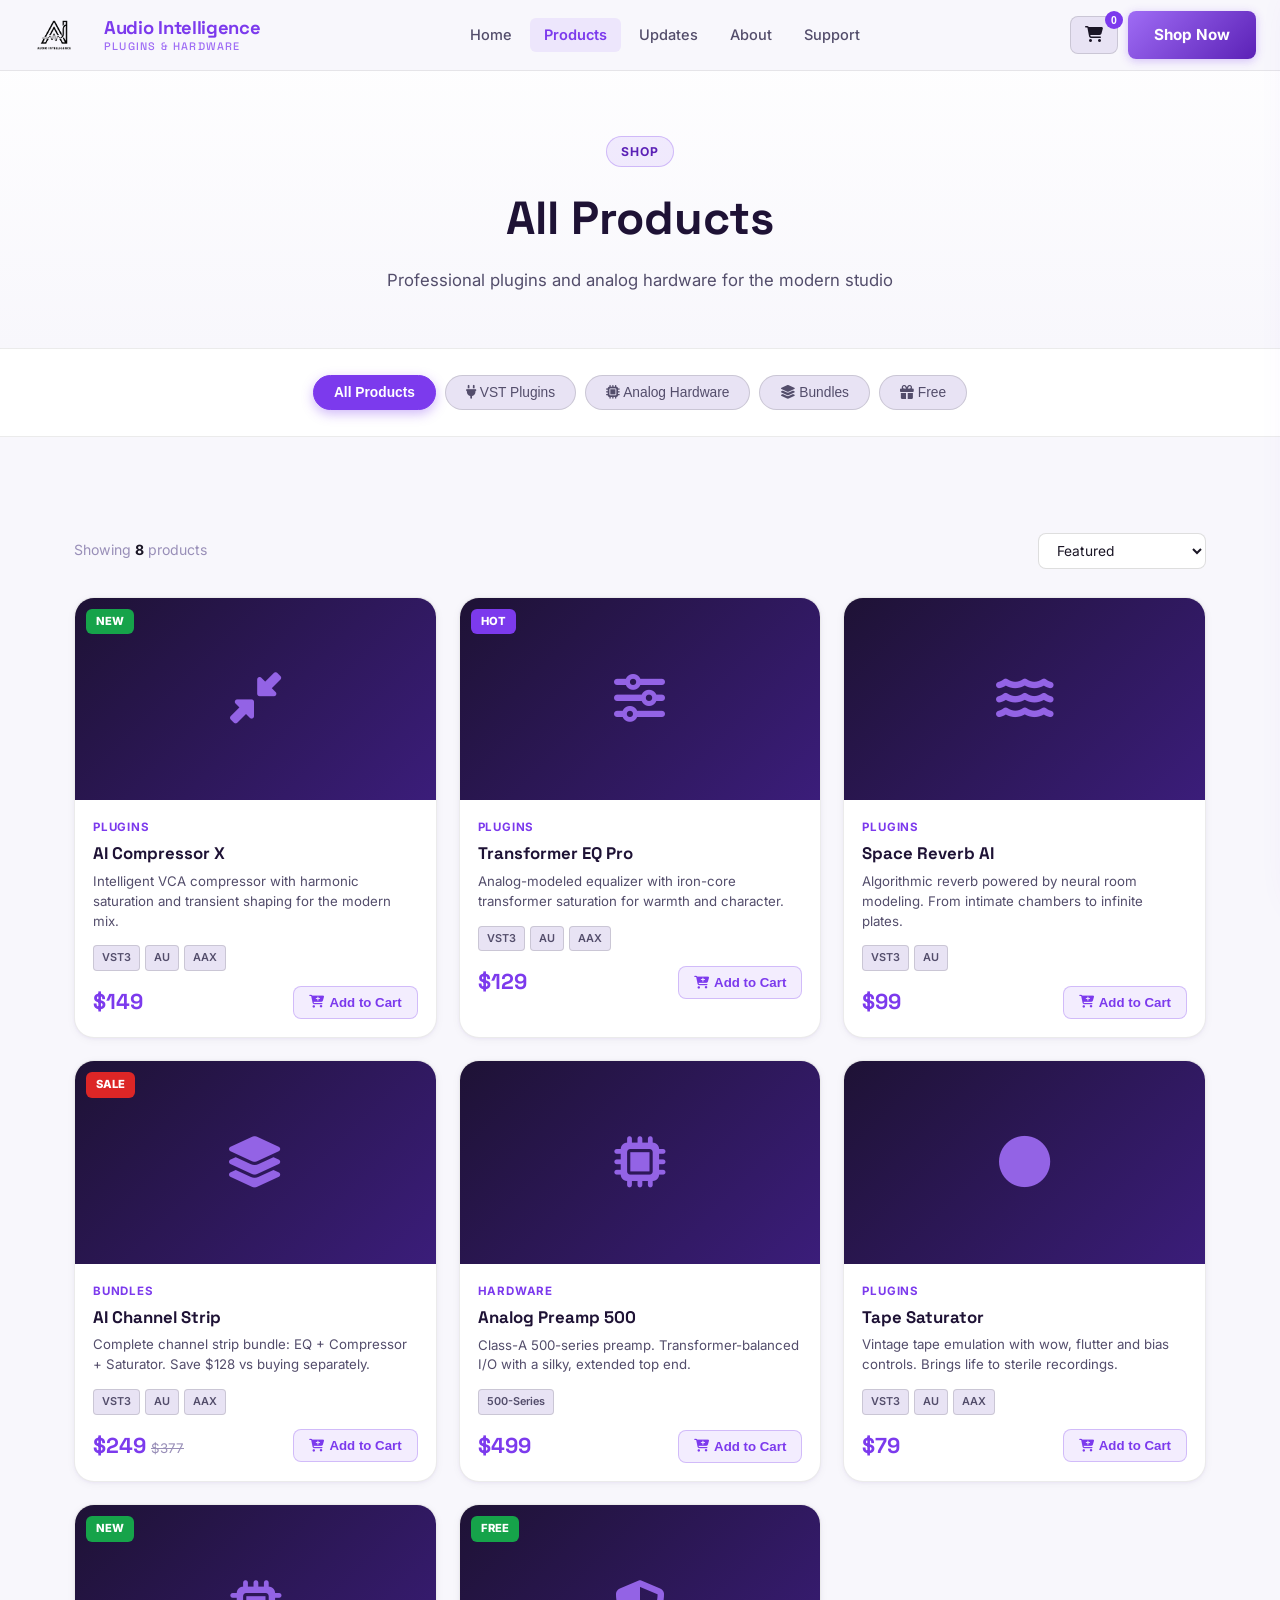
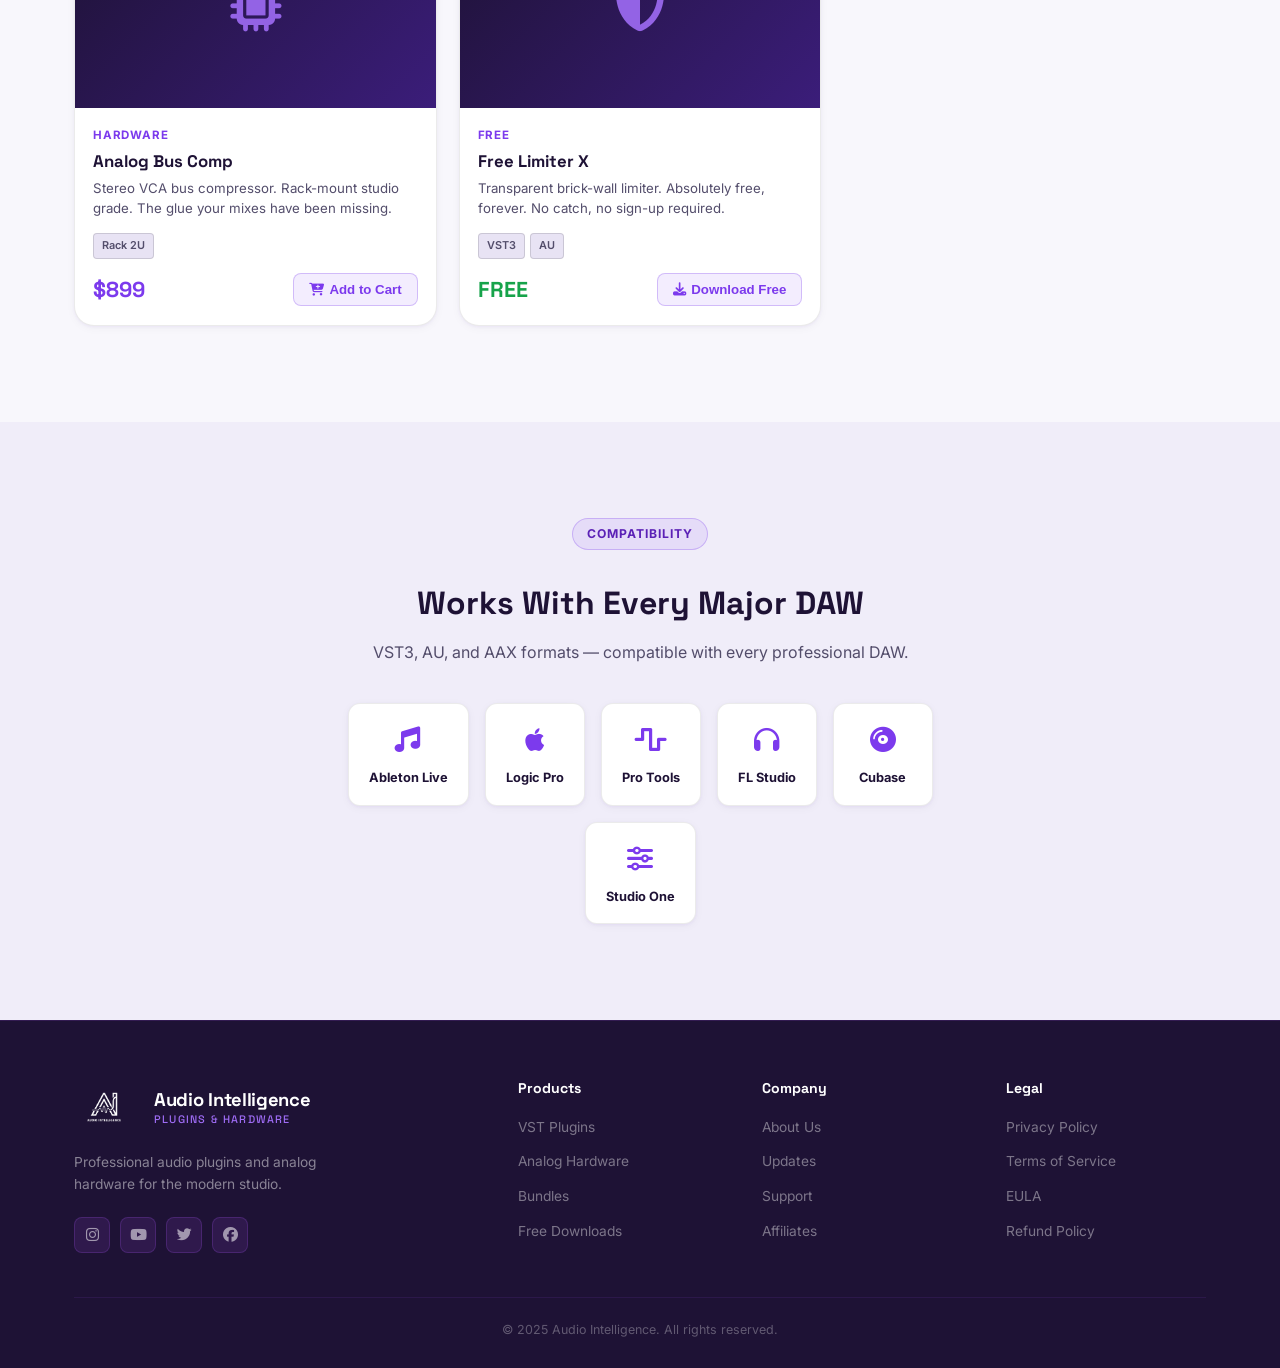
<file: products.html>
<!DOCTYPE html>
<html lang="en">
<head>
  <meta charset="UTF-8"/>
  <meta name="viewport" content="width=device-width, initial-scale=1.0"/>
  <title>Products — Audio Intelligence</title>
  <meta name="description" content="Browse all Audio Intelligence plugins and analog hardware. VST3, AU, AAX."/>
  <link rel="stylesheet" href="css/style.css"/>
  <link rel="preconnect" href="https://fonts.googleapis.com"/>
  <link href="https://fonts.googleapis.com/css2?family=Inter:wght@300;400;500;600;700;800;900&family=Space+Grotesk:wght@400;500;600;700;800&display=swap" rel="stylesheet"/>
  <link rel="stylesheet" href="https://cdnjs.cloudflare.com/ajax/libs/font-awesome/6.5.0/css/all.min.css"/>
</head>
<body>
<nav class="navbar" id="navbar">
  <div class="nav-wrap">
    <a href="index.html" class="nav-logo"><img src="images/logo.png" alt="Audio Intelligence" class="logo-img"/><div class="logo-name">Audio Intelligence<span>Plugins &amp; Hardware</span></div></a>
    <ul class="nav-links" id="navLinks">
      <li><a href="index.html">Home</a></li><li><a href="products.html" class="active">Products</a></li>
      <li><a href="updates.html">Updates</a></li><li><a href="about.html">About</a></li><li><a href="support.html">Support</a></li>
    </ul>
    <div class="nav-actions">
      <button class="cart-btn" id="cartBtn"><i class="fas fa-shopping-cart"></i><span class="cart-badge" id="cartBadge">0</span></button>
      <a href="products.html" class="btn btn-primary">Shop Now</a>
      <button class="nav-toggle" id="navToggle"><i class="fas fa-bars"></i></button>
    </div>
  </div>
</nav>
<div class="overlay" id="overlay"></div>
<div class="drawer" id="drawer">
  <div class="drawer-head"><h3><i class="fas fa-shopping-bag" style="color:var(--accent);margin-right:8px;"></i>Your Cart</h3><button class="drawer-close" id="drawerClose"><i class="fas fa-times"></i></button></div>
  <div class="drawer-items" id="cartItems"><div class="cart-empty"><i class="fas fa-music"></i><p>Your cart is empty</p></div></div>
  <div class="drawer-foot" id="cartFoot" style="display:none">
    <div class="cart-subtotal"><span>Subtotal</span><span id="cartSubtotal">$0.00</span></div>
    <div class="cart-total-row"><span>Total</span><strong id="cartTotal">$0.00</strong></div>
    <div class="pay-methods-mini" id="payLogoStrip" style="display:none">
      <span style="font-size:.7rem;color:var(--text-3);font-weight:600;">Pay with:</span>
      <span style="background:#1a1f71;color:#fff;padding:2px 7px;border-radius:3px;font-size:.66rem;font-weight:800;">VISA</span>
      <span style="background:#eb001b;color:#fff;padding:2px 7px;border-radius:3px;font-size:.66rem;font-weight:800;">MC</span>
      <span style="background:#003087;color:#fff;padding:2px 7px;border-radius:3px;font-size:.66rem;font-weight:800;">PayPal</span>
      <span style="background:#000;color:#fff;padding:2px 7px;border-radius:3px;font-size:.66rem;font-weight:800;">Apple Pay</span>
    </div>
    <a href="checkout.html" class="btn btn-primary fw" style="margin-top:4px;"><i class="fas fa-lock"></i> Secure Checkout</a>
    <p style="font-size:.72rem;color:var(--text-3);text-align:center;margin-top:8px;"><i class="fas fa-shield-alt" style="color:var(--green);"></i> 256-bit SSL · 30-day refund guaranteed</p>
  </div>
</div>

<div class="page-header">
  <div class="container"><span class="tag">Shop</span><h1>All Products</h1><p>Professional plugins and analog hardware for the modern studio</p></div>
</div>
<div class="filter-bar">
  <button class="fbtn on" data-f="all">All Products</button>
  <button class="fbtn" data-f="plugins"><i class="fas fa-plug"></i> VST Plugins</button>
  <button class="fbtn" data-f="hardware"><i class="fas fa-microchip"></i> Analog Hardware</button>
  <button class="fbtn" data-f="bundles"><i class="fas fa-layer-group"></i> Bundles</button>
  <button class="fbtn" data-f="free"><i class="fas fa-gift"></i> Free</button>
</div>
<section class="section">
  <div class="container">
    <div style="display:flex;justify-content:space-between;align-items:center;margin-bottom:28px;flex-wrap:wrap;gap:12px;">
      <p style="color:var(--text-3);font-size:.88rem;">Showing <strong style="color:var(--text);">8</strong> products</p>
      <select style="background:var(--bg-white);border:1.5px solid var(--border-md);color:var(--text);padding:8px 14px;border-radius:8px;font-size:.86rem;outline:none;cursor:pointer;font-family:var(--font);">
        <option>Featured</option><option>Price: Low to High</option><option>Price: High to Low</option><option>Name A–Z</option>
      </select>
    </div>
    <div class="grid-4" id="allGrid"></div>
  </div>
</section>

<!-- DAW COMPATIBILITY -->
<section class="section section-alt">
  <div class="container">
    <div style="text-align:center;max-width:680px;margin:0 auto;">
      <span class="tag">Compatibility</span>
      <h2 style="font-family:var(--fdsp);font-size:2rem;font-weight:700;margin:14px 0 11px;color:var(--navy);">Works With Every Major DAW</h2>
      <p style="color:var(--text-2);margin-bottom:38px;">VST3, AU, and AAX formats — compatible with every professional DAW.</p>
      <div style="display:flex;justify-content:center;gap:16px;flex-wrap:wrap;">
        <div style="padding:16px 20px;background:var(--bg-white);border:1px solid var(--border);border-radius:var(--r);min-width:100px;box-shadow:var(--s1);"><div style="font-size:1.6rem;color:var(--accent);margin-bottom:7px;"><i class="fas fa-music"></i></div><div style="font-size:.8rem;font-weight:700;color:var(--navy);">Ableton Live</div></div>
        <div style="padding:16px 20px;background:var(--bg-white);border:1px solid var(--border);border-radius:var(--r);min-width:100px;box-shadow:var(--s1);"><div style="font-size:1.6rem;color:var(--accent);margin-bottom:7px;"><i class="fab fa-apple"></i></div><div style="font-size:.8rem;font-weight:700;color:var(--navy);">Logic Pro</div></div>
        <div style="padding:16px 20px;background:var(--bg-white);border:1px solid var(--border);border-radius:var(--r);min-width:100px;box-shadow:var(--s1);"><div style="font-size:1.6rem;color:var(--accent);margin-bottom:7px;"><i class="fas fa-wave-square"></i></div><div style="font-size:.8rem;font-weight:700;color:var(--navy);">Pro Tools</div></div>
        <div style="padding:16px 20px;background:var(--bg-white);border:1px solid var(--border);border-radius:var(--r);min-width:100px;box-shadow:var(--s1);"><div style="font-size:1.6rem;color:var(--accent);margin-bottom:7px;"><i class="fas fa-headphones"></i></div><div style="font-size:.8rem;font-weight:700;color:var(--navy);">FL Studio</div></div>
        <div style="padding:16px 20px;background:var(--bg-white);border:1px solid var(--border);border-radius:var(--r);min-width:100px;box-shadow:var(--s1);"><div style="font-size:1.6rem;color:var(--accent);margin-bottom:7px;"><i class="fas fa-compact-disc"></i></div><div style="font-size:.8rem;font-weight:700;color:var(--navy);">Cubase</div></div>
        <div style="padding:16px 20px;background:var(--bg-white);border:1px solid var(--border);border-radius:var(--r);min-width:100px;box-shadow:var(--s1);"><div style="font-size:1.6rem;color:var(--accent);margin-bottom:7px;"><i class="fas fa-sliders-h"></i></div><div style="font-size:.8rem;font-weight:700;color:var(--navy);">Studio One</div></div>
      </div>
    </div>
  </div>
</section>

<footer class="footer"><div class="container"><div class="footer-grid">
  <div class="footer-brand"><a href="index.html" class="nav-logo"><img src="images/logo.png" alt="Audio Intelligence" class="logo-img"/><div class="logo-name">Audio Intelligence<span>Plugins &amp; Hardware</span></div></a><p>Professional audio plugins and analog hardware for the modern studio.</p><div class="social-row"><a href="#"><i class="fab fa-instagram"></i></a><a href="#"><i class="fab fa-youtube"></i></a><a href="#"><i class="fab fa-twitter"></i></a><a href="#"><i class="fab fa-facebook"></i></a></div></div>
  <div class="footer-col"><h4>Products</h4><ul><li><a href="products.html?cat=plugins">VST Plugins</a></li><li><a href="products.html?cat=hardware">Analog Hardware</a></li><li><a href="products.html?cat=bundles">Bundles</a></li><li><a href="products.html?cat=free">Free Downloads</a></li></ul></div>
  <div class="footer-col"><h4>Company</h4><ul><li><a href="about.html">About Us</a></li><li><a href="updates.html">Updates</a></li><li><a href="support.html">Support</a></li><li><a href="#">Affiliates</a></li></ul></div>
  <div class="footer-col"><h4>Legal</h4><ul><li><a href="#">Privacy Policy</a></li><li><a href="#">Terms of Service</a></li><li><a href="#">EULA</a></li><li><a href="#">Refund Policy</a></li></ul></div>
</div><div class="footer-bottom"><p>© 2025 Audio Intelligence. All rights reserved.</p></div></div></footer>
<script src="js/main.js"></script>
</body>
</html>
</file>
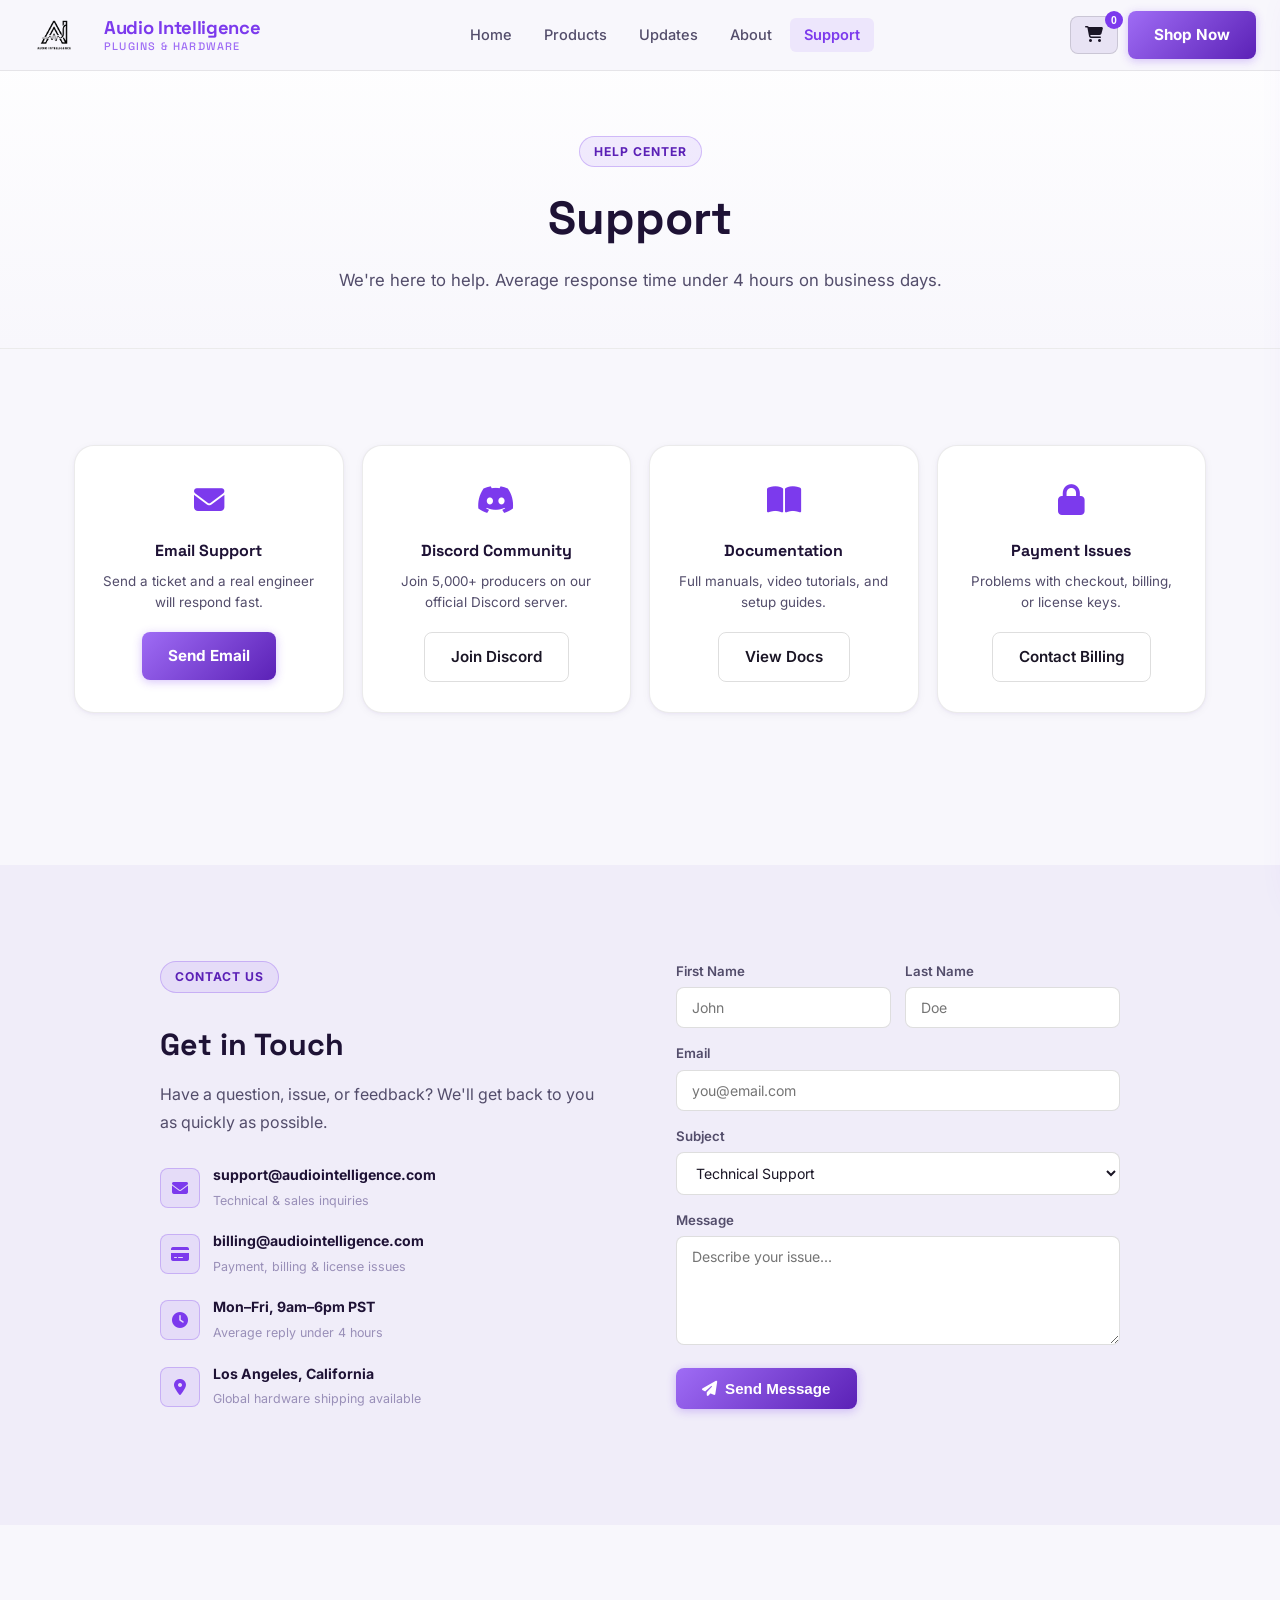
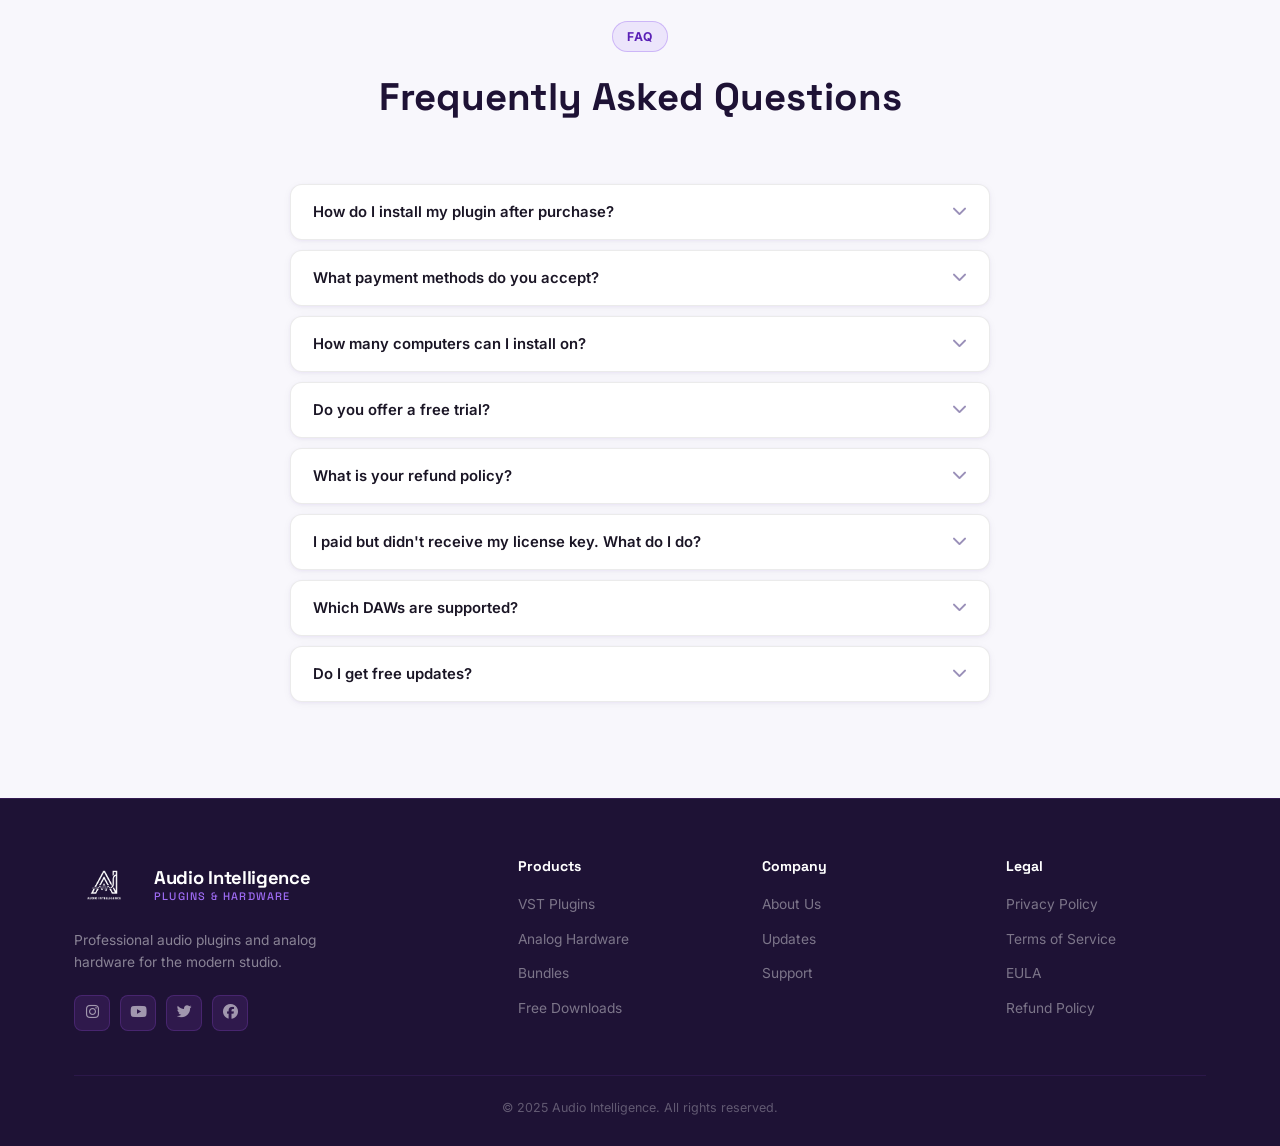
<file: support.html>
<!DOCTYPE html>
<html lang="en">
<head>
  <meta charset="UTF-8"/>
  <meta name="viewport" content="width=device-width, initial-scale=1.0"/>
  <title>Support — Audio Intelligence</title>
  <link rel="stylesheet" href="css/style.css"/>
  <link rel="preconnect" href="https://fonts.googleapis.com"/>
  <link href="https://fonts.googleapis.com/css2?family=Inter:wght@300;400;500;600;700;800;900&family=Space+Grotesk:wght@400;500;600;700;800&display=swap" rel="stylesheet"/>
  <link rel="stylesheet" href="https://cdnjs.cloudflare.com/ajax/libs/font-awesome/6.5.0/css/all.min.css"/>
</head>
<body>
<nav class="navbar" id="navbar">
  <div class="nav-wrap">
    <a href="index.html" class="nav-logo"><img src="images/logo.png" alt="Audio Intelligence" class="logo-img"/><div class="logo-name">Audio Intelligence<span>Plugins &amp; Hardware</span></div></a>
    <ul class="nav-links" id="navLinks">
      <li><a href="index.html">Home</a></li><li><a href="products.html">Products</a></li>
      <li><a href="updates.html">Updates</a></li><li><a href="about.html">About</a></li><li><a href="support.html" class="active">Support</a></li>
    </ul>
    <div class="nav-actions">
      <button class="cart-btn" id="cartBtn"><i class="fas fa-shopping-cart"></i><span class="cart-badge" id="cartBadge">0</span></button>
      <a href="products.html" class="btn btn-primary">Shop Now</a>
      <button class="nav-toggle" id="navToggle"><i class="fas fa-bars"></i></button>
    </div>
  </div>
</nav>
<div class="overlay" id="overlay"></div>
<div class="drawer" id="drawer">
  <div class="drawer-head"><h3><i class="fas fa-shopping-bag" style="color:var(--accent);margin-right:8px;"></i>Your Cart</h3><button class="drawer-close" id="drawerClose"><i class="fas fa-times"></i></button></div>
  <div class="drawer-items" id="cartItems"><div class="cart-empty"><i class="fas fa-music"></i><p>Your cart is empty</p></div></div>
  <div class="drawer-foot" id="cartFoot" style="display:none">
    <div class="cart-subtotal"><span>Subtotal</span><span id="cartSubtotal">$0.00</span></div>
    <div class="cart-total-row"><span>Total</span><strong id="cartTotal">$0.00</strong></div>
    <div class="pay-methods-mini" id="payLogoStrip" style="display:none"><span style="font-size:.7rem;color:var(--text-3);font-weight:600;">Pay with:</span><span style="background:#1a1f71;color:#fff;padding:2px 7px;border-radius:3px;font-size:.66rem;font-weight:800;">VISA</span><span style="background:#eb001b;color:#fff;padding:2px 7px;border-radius:3px;font-size:.66rem;font-weight:800;">MC</span><span style="background:#003087;color:#fff;padding:2px 7px;border-radius:3px;font-size:.66rem;font-weight:800;">PayPal</span><span style="background:#000;color:#fff;padding:2px 7px;border-radius:3px;font-size:.66rem;font-weight:800;">Apple Pay</span></div>
    <a href="checkout.html" class="btn btn-primary fw" style="margin-top:4px;"><i class="fas fa-lock"></i> Secure Checkout</a>
    <p style="font-size:.72rem;color:var(--text-3);text-align:center;margin-top:8px;"><i class="fas fa-shield-alt" style="color:var(--green);"></i> 256-bit SSL · 30-day refund guaranteed</p>
  </div>
</div>

<div class="page-header"><div class="container"><span class="tag">Help Center</span><h1>Support</h1><p>We're here to help. Average response time under 4 hours on business days.</p></div></div>

<section class="section">
  <div class="container">
    <div class="support-cards">
      <div class="sup-card fade-up"><div class="sup-icon"><i class="fas fa-envelope"></i></div><h4>Email Support</h4><p>Send a ticket and a real engineer will respond fast.</p><a href="mailto:support@audiointelligence.com" class="btn btn-primary">Send Email</a></div>
      <div class="sup-card fade-up"><div class="sup-icon"><i class="fab fa-discord"></i></div><h4>Discord Community</h4><p>Join 5,000+ producers on our official Discord server.</p><a href="#" class="btn btn-ghost">Join Discord</a></div>
      <div class="sup-card fade-up"><div class="sup-icon"><i class="fas fa-book-open"></i></div><h4>Documentation</h4><p>Full manuals, video tutorials, and setup guides.</p><a href="#" class="btn btn-ghost">View Docs</a></div>
      <div class="sup-card fade-up"><div class="sup-icon"><i class="fas fa-lock"></i></div><h4>Payment Issues</h4><p>Problems with checkout, billing, or license keys.</p><a href="mailto:billing@audiointelligence.com" class="btn btn-ghost">Contact Billing</a></div>
    </div>
  </div>
</section>

<section class="section section-alt">
  <div class="container">
    <div class="contact-grid">
      <div class="contact-info fade-up">
        <span class="tag">Contact Us</span>
        <h2>Get in Touch</h2>
        <p>Have a question, issue, or feedback? We'll get back to you as quickly as possible.</p>
        <div class="ci-row"><div class="ci-ico"><i class="fas fa-envelope"></i></div><div><strong>support@audiointelligence.com</strong><small>Technical &amp; sales inquiries</small></div></div>
        <div class="ci-row"><div class="ci-ico"><i class="fas fa-credit-card"></i></div><div><strong>billing@audiointelligence.com</strong><small>Payment, billing &amp; license issues</small></div></div>
        <div class="ci-row"><div class="ci-ico"><i class="fas fa-clock"></i></div><div><strong>Mon–Fri, 9am–6pm PST</strong><small>Average reply under 4 hours</small></div></div>
        <div class="ci-row"><div class="ci-ico"><i class="fas fa-map-marker-alt"></i></div><div><strong>Los Angeles, California</strong><small>Global hardware shipping available</small></div></div>
      </div>
      <form class="fade-up" onsubmit="submitContact(event)">
        <div class="form-row">
          <div class="form-field"><label>First Name</label><input type="text" placeholder="John" required/></div>
          <div class="form-field"><label>Last Name</label><input type="text" placeholder="Doe" required/></div>
        </div>
        <div class="form-field"><label>Email</label><input type="email" placeholder="you@email.com" required/></div>
        <div class="form-field"><label>Subject</label>
          <select>
            <option>Technical Support</option>
            <option>Payment / Billing Issue</option>
            <option>License Key Problem</option>
            <option>Download Not Working</option>
            <option>Refund Request</option>
            <option>Feature Request</option>
            <option>General Question</option>
          </select>
        </div>
        <div class="form-field"><label>Message</label><textarea rows="5" placeholder="Describe your issue..." required style="resize:vertical;"></textarea></div>
        <button type="submit" class="btn btn-primary"><i class="fas fa-paper-plane"></i> Send Message</button>
      </form>
    </div>
  </div>
</section>

<section class="section">
  <div class="container">
    <div class="section-head"><span class="tag">FAQ</span><h2>Frequently Asked Questions</h2></div>
    <div class="faq-list">
      <div class="faq-item"><button class="faq-q">How do I install my plugin after purchase? <i class="fas fa-chevron-down"></i></button><div class="faq-a"><p>After checkout you'll receive a download link by email. Run the installer for your OS (Mac or Windows), then open your DAW, rescan plugins, and it will appear automatically.</p></div></div>
      <div class="faq-item"><button class="faq-q">What payment methods do you accept? <i class="fas fa-chevron-down"></i></button><div class="faq-a"><p>We accept Visa, Mastercard, American Express, Discover, PayPal, Apple Pay, and major cryptocurrencies (BTC, ETH, USDC, SOL). All payments are secured with 256-bit SSL encryption.</p></div></div>
      <div class="faq-item"><button class="faq-q">How many computers can I install on? <i class="fas fa-chevron-down"></i></button><div class="faq-a"><p>Each license allows installation on up to 3 computers simultaneously. Need more? Contact support and we'll accommodate you.</p></div></div>
      <div class="faq-item"><button class="faq-q">Do you offer a free trial? <i class="fas fa-chevron-down"></i></button><div class="faq-a"><p>Yes! Several products have a 14-day fully functional trial. Look for the "Try Free" button on product pages. No credit card required.</p></div></div>
      <div class="faq-item"><button class="faq-q">What is your refund policy? <i class="fas fa-chevron-down"></i></button><div class="faq-a"><p>We offer a 30-day full refund on all digital products. Email support@audiointelligence.com within 30 days of purchase for a complete refund — no questions asked.</p></div></div>
      <div class="faq-item"><button class="faq-q">I paid but didn't receive my license key. What do I do? <i class="fas fa-chevron-down"></i></button><div class="faq-a"><p>License keys are emailed instantly after payment. Check your spam folder first. If still not received after 10 minutes, email billing@audiointelligence.com with your order ID and we'll resend immediately.</p></div></div>
      <div class="faq-item"><button class="faq-q">Which DAWs are supported? <i class="fas fa-chevron-down"></i></button><div class="faq-a"><p>VST3, AU, and AAX formats — compatible with Ableton Live, Logic Pro, Pro Tools, FL Studio, Cubase, Studio One, Reaper, Bitwig and most other major DAWs.</p></div></div>
      <div class="faq-item"><button class="faq-q">Do I get free updates? <i class="fas fa-chevron-down"></i></button><div class="faq-a"><p>Yes — all updates including major version upgrades are free for life. Subscribe to our update newsletter to be notified when new versions drop.</p></div></div>
    </div>
  </div>
</section>

<footer class="footer"><div class="container"><div class="footer-grid">
  <div class="footer-brand"><a href="index.html" class="nav-logo"><img src="images/logo.png" alt="Audio Intelligence" class="logo-img"/><div class="logo-name">Audio Intelligence<span>Plugins &amp; Hardware</span></div></a><p>Professional audio plugins and analog hardware for the modern studio.</p><div class="social-row"><a href="#"><i class="fab fa-instagram"></i></a><a href="#"><i class="fab fa-youtube"></i></a><a href="#"><i class="fab fa-twitter"></i></a><a href="#"><i class="fab fa-facebook"></i></a></div></div>
  <div class="footer-col"><h4>Products</h4><ul><li><a href="products.html?cat=plugins">VST Plugins</a></li><li><a href="products.html?cat=hardware">Analog Hardware</a></li><li><a href="products.html?cat=bundles">Bundles</a></li><li><a href="products.html?cat=free">Free Downloads</a></li></ul></div>
  <div class="footer-col"><h4>Company</h4><ul><li><a href="about.html">About Us</a></li><li><a href="updates.html">Updates</a></li><li><a href="support.html">Support</a></li></ul></div>
  <div class="footer-col"><h4>Legal</h4><ul><li><a href="#">Privacy Policy</a></li><li><a href="#">Terms of Service</a></li><li><a href="#">EULA</a></li><li><a href="#">Refund Policy</a></li></ul></div>
</div><div class="footer-bottom"><p>© 2025 Audio Intelligence. All rights reserved.</p></div></div></footer>
<script src="js/main.js"></script>
</body>
</html>
</file>
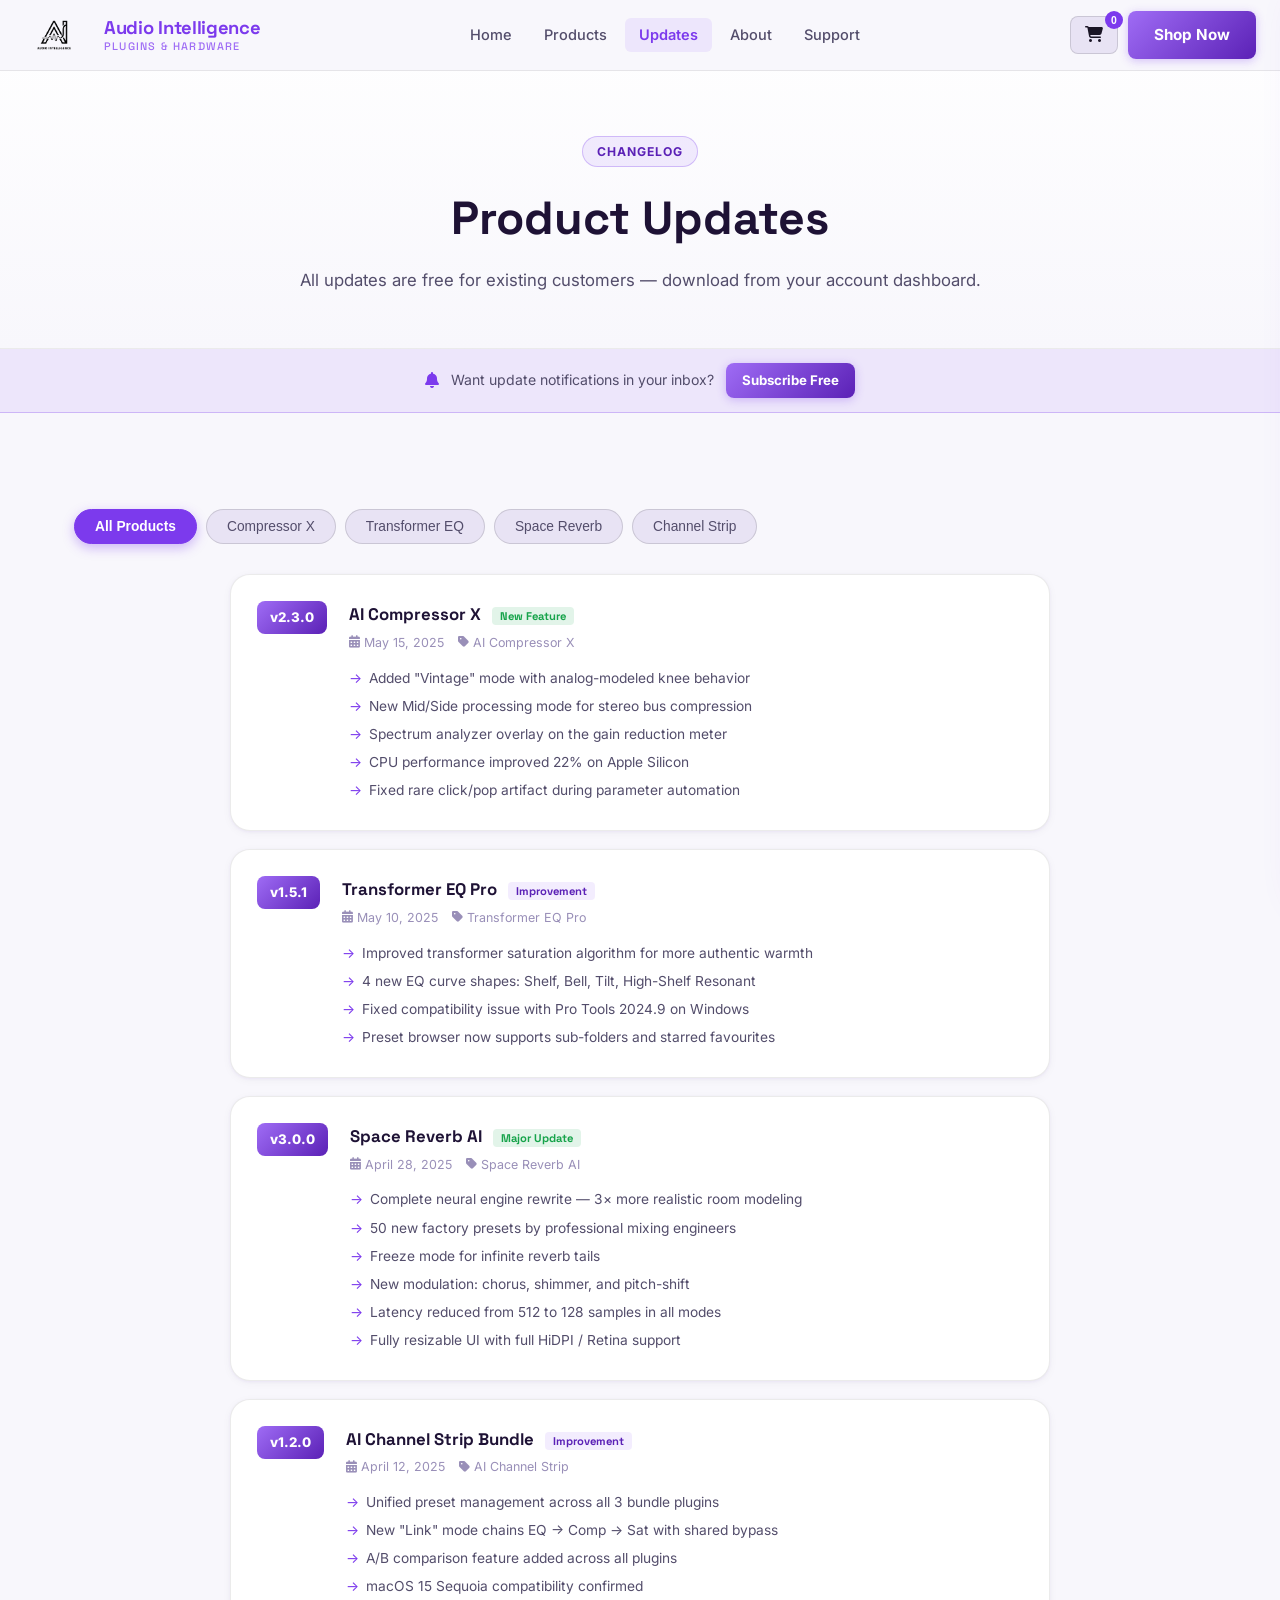
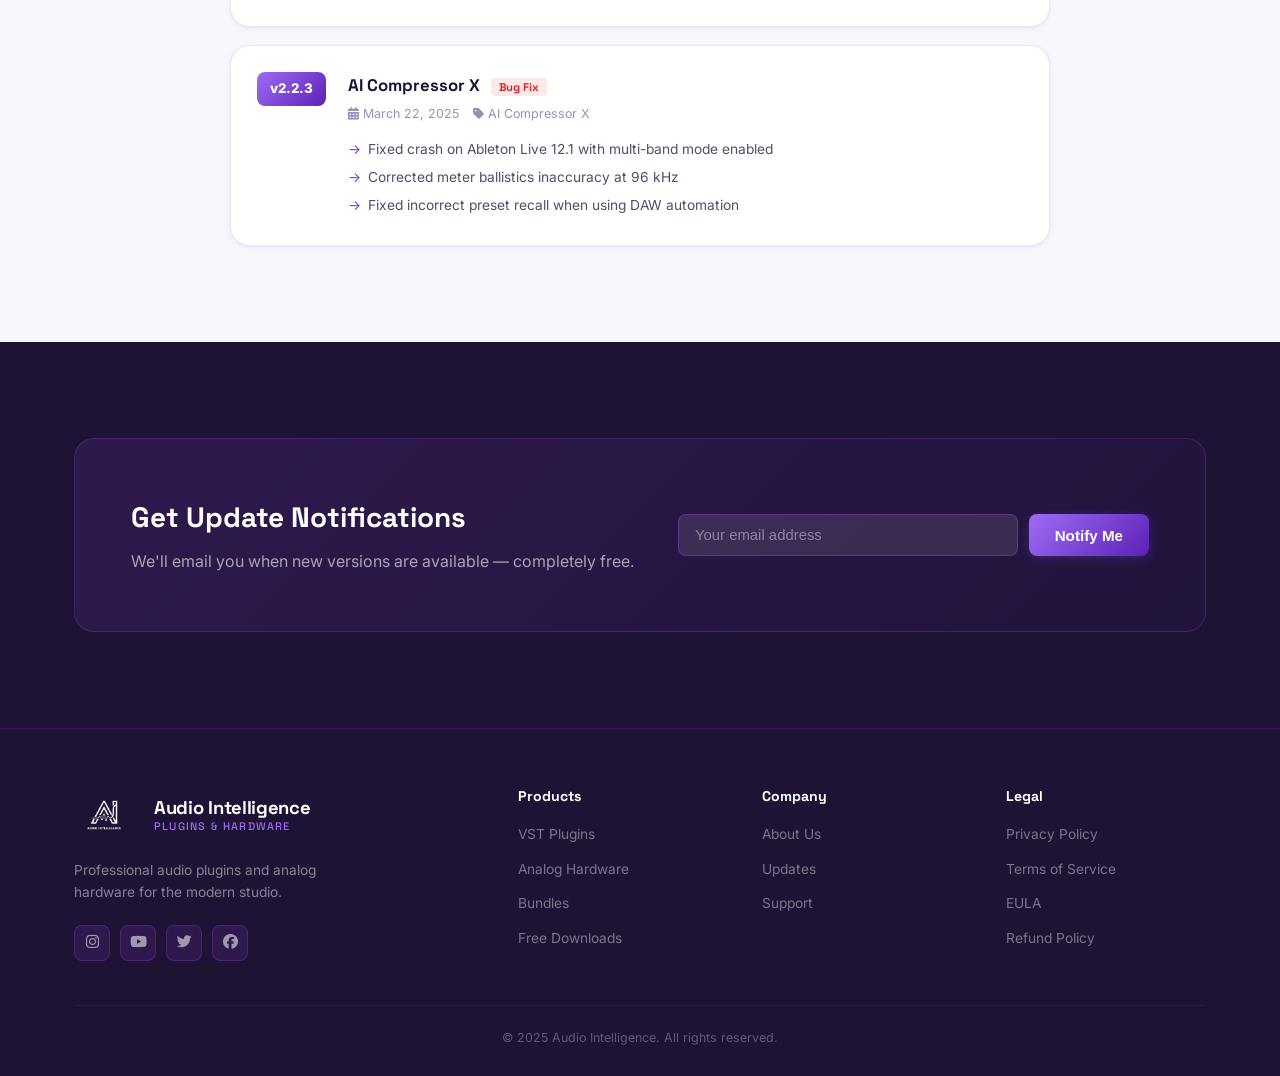
<file: updates.html>
<!DOCTYPE html>
<html lang="en">
<head>
  <meta charset="UTF-8"/>
  <meta name="viewport" content="width=device-width, initial-scale=1.0"/>
  <title>Updates — Audio Intelligence</title>
  <link rel="stylesheet" href="css/style.css"/>
  <link rel="preconnect" href="https://fonts.googleapis.com"/>
  <link href="https://fonts.googleapis.com/css2?family=Inter:wght@300;400;500;600;700;800;900&family=Space+Grotesk:wght@400;500;600;700;800&display=swap" rel="stylesheet"/>
  <link rel="stylesheet" href="https://cdnjs.cloudflare.com/ajax/libs/font-awesome/6.5.0/css/all.min.css"/>
</head>
<body>
<nav class="navbar" id="navbar">
  <div class="nav-wrap">
    <a href="index.html" class="nav-logo"><img src="images/logo.png" alt="Audio Intelligence" class="logo-img"/><div class="logo-name">Audio Intelligence<span>Plugins &amp; Hardware</span></div></a>
    <ul class="nav-links" id="navLinks">
      <li><a href="index.html">Home</a></li><li><a href="products.html">Products</a></li>
      <li><a href="updates.html" class="active">Updates</a></li><li><a href="about.html">About</a></li><li><a href="support.html">Support</a></li>
    </ul>
    <div class="nav-actions">
      <button class="cart-btn" id="cartBtn"><i class="fas fa-shopping-cart"></i><span class="cart-badge" id="cartBadge">0</span></button>
      <a href="products.html" class="btn btn-primary">Shop Now</a>
      <button class="nav-toggle" id="navToggle"><i class="fas fa-bars"></i></button>
    </div>
  </div>
</nav>
<div class="overlay" id="overlay"></div>
<div class="drawer" id="drawer">
  <div class="drawer-head"><h3><i class="fas fa-shopping-bag" style="color:var(--accent);margin-right:8px;"></i>Your Cart</h3><button class="drawer-close" id="drawerClose"><i class="fas fa-times"></i></button></div>
  <div class="drawer-items" id="cartItems"><div class="cart-empty"><i class="fas fa-music"></i><p>Your cart is empty</p></div></div>
  <div class="drawer-foot" id="cartFoot" style="display:none">
    <div class="cart-subtotal"><span>Subtotal</span><span id="cartSubtotal">$0.00</span></div>
    <div class="cart-total-row"><span>Total</span><strong id="cartTotal">$0.00</strong></div>
    <div class="pay-methods-mini" id="payLogoStrip" style="display:none"><span style="font-size:.7rem;color:var(--text-3);font-weight:600;">Pay with:</span><span style="background:#1a1f71;color:#fff;padding:2px 7px;border-radius:3px;font-size:.66rem;font-weight:800;">VISA</span><span style="background:#eb001b;color:#fff;padding:2px 7px;border-radius:3px;font-size:.66rem;font-weight:800;">MC</span><span style="background:#003087;color:#fff;padding:2px 7px;border-radius:3px;font-size:.66rem;font-weight:800;">PayPal</span><span style="background:#000;color:#fff;padding:2px 7px;border-radius:3px;font-size:.66rem;font-weight:800;">Apple Pay</span></div>
    <a href="checkout.html" class="btn btn-primary fw" style="margin-top:4px;"><i class="fas fa-lock"></i> Secure Checkout</a>
    <p style="font-size:.72rem;color:var(--text-3);text-align:center;margin-top:8px;"><i class="fas fa-shield-alt" style="color:var(--green);"></i> 256-bit SSL · 30-day refund guaranteed</p>
  </div>
</div>

<div class="page-header"><div class="container"><span class="tag">Changelog</span><h1>Product Updates</h1><p>All updates are free for existing customers — download from your account dashboard.</p></div></div>

<div style="background:var(--accent-soft);border-bottom:1px solid var(--accent-border);padding:14px 0;">
  <div class="container" style="display:flex;align-items:center;justify-content:center;gap:12px;flex-wrap:wrap;text-align:center;">
    <i class="fas fa-bell" style="color:var(--accent);"></i>
    <span style="font-size:.88rem;color:var(--text-2);">Want update notifications in your inbox?</span>
    <a href="#newsletter" class="btn btn-primary" style="padding:7px 16px;font-size:.83rem;">Subscribe Free</a>
  </div>
</div>

<section class="section">
  <div class="container">
    <div class="filter-bar" style="justify-content:flex-start;padding:0 0 30px;border-bottom:none;background:none;">
      <button class="fbtn on" data-pf="all">All Products</button>
      <button class="fbtn" data-pf="AI Compressor X">Compressor X</button>
      <button class="fbtn" data-pf="Transformer EQ Pro">Transformer EQ</button>
      <button class="fbtn" data-pf="Space Reverb AI">Space Reverb</button>
      <button class="fbtn" data-pf="AI Channel Strip">Channel Strip</button>
    </div>
    <div class="updates-list">
      <div class="upd-card fade-up" data-prod="AI Compressor X"><div><div class="ver-badge">v2.3.0</div></div><div class="upd-body"><h3>AI Compressor X <span class="upd-type feat">New Feature</span></h3><div class="upd-meta"><span><i class="fas fa-calendar-alt"></i> May 15, 2025</span><span><i class="fas fa-tag"></i> AI Compressor X</span></div><ul class="upd-notes"><li>Added "Vintage" mode with analog-modeled knee behavior</li><li>New Mid/Side processing mode for stereo bus compression</li><li>Spectrum analyzer overlay on the gain reduction meter</li><li>CPU performance improved 22% on Apple Silicon</li><li>Fixed rare click/pop artifact during parameter automation</li></ul></div></div>
      <div class="upd-card fade-up" data-prod="Transformer EQ Pro"><div><div class="ver-badge">v1.5.1</div></div><div class="upd-body"><h3>Transformer EQ Pro <span class="upd-type impr">Improvement</span></h3><div class="upd-meta"><span><i class="fas fa-calendar-alt"></i> May 10, 2025</span><span><i class="fas fa-tag"></i> Transformer EQ Pro</span></div><ul class="upd-notes"><li>Improved transformer saturation algorithm for more authentic warmth</li><li>4 new EQ curve shapes: Shelf, Bell, Tilt, High-Shelf Resonant</li><li>Fixed compatibility issue with Pro Tools 2024.9 on Windows</li><li>Preset browser now supports sub-folders and starred favourites</li></ul></div></div>
      <div class="upd-card fade-up" data-prod="Space Reverb AI"><div><div class="ver-badge">v3.0.0</div></div><div class="upd-body"><h3>Space Reverb AI <span class="upd-type feat">Major Update</span></h3><div class="upd-meta"><span><i class="fas fa-calendar-alt"></i> April 28, 2025</span><span><i class="fas fa-tag"></i> Space Reverb AI</span></div><ul class="upd-notes"><li>Complete neural engine rewrite — 3× more realistic room modeling</li><li>50 new factory presets by professional mixing engineers</li><li>Freeze mode for infinite reverb tails</li><li>New modulation: chorus, shimmer, and pitch-shift</li><li>Latency reduced from 512 to 128 samples in all modes</li><li>Fully resizable UI with full HiDPI / Retina support</li></ul></div></div>
      <div class="upd-card fade-up" data-prod="AI Channel Strip"><div><div class="ver-badge">v1.2.0</div></div><div class="upd-body"><h3>AI Channel Strip Bundle <span class="upd-type impr">Improvement</span></h3><div class="upd-meta"><span><i class="fas fa-calendar-alt"></i> April 12, 2025</span><span><i class="fas fa-tag"></i> AI Channel Strip</span></div><ul class="upd-notes"><li>Unified preset management across all 3 bundle plugins</li><li>New "Link" mode chains EQ → Comp → Sat with shared bypass</li><li>A/B comparison feature added across all plugins</li><li>macOS 15 Sequoia compatibility confirmed</li></ul></div></div>
      <div class="upd-card fade-up" data-prod="AI Compressor X"><div><div class="ver-badge">v2.2.3</div></div><div class="upd-body"><h3>AI Compressor X <span class="upd-type fix">Bug Fix</span></h3><div class="upd-meta"><span><i class="fas fa-calendar-alt"></i> March 22, 2025</span><span><i class="fas fa-tag"></i> AI Compressor X</span></div><ul class="upd-notes"><li>Fixed crash on Ableton Live 12.1 with multi-band mode enabled</li><li>Corrected meter ballistics inaccuracy at 96 kHz</li><li>Fixed incorrect preset recall when using DAW automation</li></ul></div></div>
    </div>
  </div>
</section>

<section class="section nl-section" id="newsletter">
  <div class="container"><div class="nl-box"><div class="nl-content"><h2>Get Update Notifications</h2><p>We'll email you when new versions are available — completely free.</p></div><form class="nl-form" onsubmit="subscribeNewsletter(event)"><input type="email" placeholder="Your email address" required/><button type="submit" class="btn btn-primary">Notify Me</button></form></div></div>
</section>

<footer class="footer"><div class="container"><div class="footer-grid">
  <div class="footer-brand"><a href="index.html" class="nav-logo"><img src="images/logo.png" alt="Audio Intelligence" class="logo-img"/><div class="logo-name">Audio Intelligence<span>Plugins &amp; Hardware</span></div></a><p>Professional audio plugins and analog hardware for the modern studio.</p><div class="social-row"><a href="#"><i class="fab fa-instagram"></i></a><a href="#"><i class="fab fa-youtube"></i></a><a href="#"><i class="fab fa-twitter"></i></a><a href="#"><i class="fab fa-facebook"></i></a></div></div>
  <div class="footer-col"><h4>Products</h4><ul><li><a href="products.html?cat=plugins">VST Plugins</a></li><li><a href="products.html?cat=hardware">Analog Hardware</a></li><li><a href="products.html?cat=bundles">Bundles</a></li><li><a href="products.html?cat=free">Free Downloads</a></li></ul></div>
  <div class="footer-col"><h4>Company</h4><ul><li><a href="about.html">About Us</a></li><li><a href="updates.html">Updates</a></li><li><a href="support.html">Support</a></li></ul></div>
  <div class="footer-col"><h4>Legal</h4><ul><li><a href="#">Privacy Policy</a></li><li><a href="#">Terms of Service</a></li><li><a href="#">EULA</a></li><li><a href="#">Refund Policy</a></li></ul></div>
</div><div class="footer-bottom"><p>© 2025 Audio Intelligence. All rights reserved.</p></div></div></footer>

<script src="js/main.js"></script>
<script>
  document.querySelectorAll('[data-pf]').forEach(btn => {
    btn.addEventListener('click', () => {
      document.querySelectorAll('[data-pf]').forEach(b => b.classList.remove('on'));
      btn.classList.add('on');
      const f = btn.dataset.pf;
      document.querySelectorAll('.upd-card').forEach(c => {
        c.style.display = (f === 'all' || c.dataset.prod === f) ? '' : 'none';
      });
    });
  });
</script>
</body>
</html>
</file>
<file: css/style.css>
/* =============================================
   AUDIO INTELLIGENCE — PURPLE THEME
   ============================================= */

:root {
  /* ---- PURPLE ACCENT SYSTEM ---- */
  --accent:        #7c3aed;
  --accent-light:  #9f6cf5;
  --accent-dark:   #5b21b6;
  --accent-glow:   #a855f7;
  --accent-soft:   rgba(124,58,237,0.09);
  --accent-border: rgba(124,58,237,0.28);

  /* ---- BACKGROUNDS ---- */
  --bg:        #f8f7fc;
  --bg-white:  #ffffff;
  --bg-alt:    #f0edf9;
  --bg-raised: #e8e3f4;

  /* ---- BORDERS ---- */
  --border:    rgba(0,0,0,0.08);
  --border-md: rgba(0,0,0,0.13);

  /* ---- TEXT ---- */
  --text:   #1a1525;
  --text-2: #534d6b;
  --text-3: #998fb8;

  /* ---- STATUS ---- */
  --green: #16a34a;
  --red:   #dc2626;
  --navy:  #1e1235;

  /* ---- PAY COLORS ---- */
  --paypal:  #003087;
  --applepay:#000000;
  --stripe:  #635bff;

  /* ---- FONTS ---- */
  --font: 'Inter', sans-serif;
  --fdsp: 'Space Grotesk', sans-serif;

  /* ---- RADII ---- */
  --r:  12px;
  --rl: 20px;

  /* ---- SHADOWS ---- */
  --s1: 0 1px 3px rgba(124,58,237,0.06),0 2px 10px rgba(0,0,0,0.04);
  --s2: 0 4px 20px rgba(124,58,237,0.10),0 1px 4px rgba(0,0,0,0.04);
  --s3: 0 12px 40px rgba(124,58,237,0.14),0 2px 8px rgba(0,0,0,0.05);
  --sa: 0 8px 28px rgba(124,58,237,0.28);

  --t: all 0.22s ease;
}

*,*::before,*::after{box-sizing:border-box;margin:0;padding:0;}
html{scroll-behavior:smooth;}
body{background:var(--bg);color:var(--text);font-family:var(--font);line-height:1.6;overflow-x:hidden;}
a{text-decoration:none;color:inherit;}
ul{list-style:none;}
img{max-width:100%;display:block;}


/* ---- BUTTONS ---- */
.btn{display:inline-flex;align-items:center;gap:8px;font-weight:700;border:none;cursor:pointer;transition:var(--t);border-radius:8px;font-size:.95rem;padding:12px 26px;}
.btn-primary{background:linear-gradient(135deg,var(--accent-light),var(--accent-dark));color:#fff;box-shadow:0 2px 10px rgba(124,58,237,0.30);}
.btn-primary:hover{transform:translateY(-2px);box-shadow:var(--sa);filter:brightness(1.08);}
.btn-primary.lg{padding:15px 34px;font-size:1.05rem;border-radius:10px;}
.btn-primary.fw{width:100%;justify-content:center;}
.btn-ghost{background:transparent;color:var(--text);border:1.5px solid var(--border-md);display:inline-flex;align-items:center;gap:8px;font-weight:600;cursor:pointer;transition:var(--t);border-radius:8px;font-size:.95rem;padding:12px 26px;}
.btn-ghost:hover{border-color:var(--accent);color:var(--accent);background:var(--accent-soft);}
.btn-ghost.lg{padding:15px 34px;font-size:1.05rem;border-radius:10px;}

/* ---- NAVBAR ---- */
.navbar{position:fixed;top:0;width:100%;z-index:1000;background:rgba(248,247,252,.90);backdrop-filter:blur(20px);border-bottom:1px solid var(--border);transition:var(--t);}
.navbar.scrolled{background:rgba(255,255,255,.97);box-shadow:var(--s1);}
.nav-wrap{max-width:1280px;margin:0 auto;padding:0 24px;display:flex;align-items:center;height:70px;gap:28px;}
.nav-logo{display:flex;align-items:center;gap:10px;text-decoration:none;}
.logo-img{height:60px;width:auto;display:block;object-fit:contain;filter:brightness(0) saturate(100%);}
.footer .logo-img{filter:brightness(0) invert(1);}
.logo-name{font-family:var(--fdsp);font-size:1.15rem;font-weight:800;color:#7c3aed;letter-spacing:-0.3px;line-height:1.15;margin-left:10px;}
.logo-name span{display:block;font-size:.68rem;font-weight:500;color:var(--accent-light);text-transform:uppercase;letter-spacing:1.2px;margin-top:2px;}
.footer .logo-name{color:#fff;}
.footer .logo-name span{color:var(--accent-light);}
.nav-links{display:flex;gap:4px;flex:1;justify-content:center;}
.nav-links a{padding:8px 14px;border-radius:6px;font-size:.91rem;font-weight:500;color:var(--text-2);transition:var(--t);}
.nav-links a:hover{color:var(--text);background:var(--bg-raised);}
.nav-links a.active{color:var(--accent);background:var(--accent-soft);font-weight:600;}
.nav-actions{display:flex;align-items:center;gap:10px;}
.cart-btn{background:var(--bg-raised);border:1.5px solid var(--border-md);color:var(--text);padding:9px 14px;border-radius:8px;cursor:pointer;position:relative;transition:var(--t);font-size:1rem;}
.cart-btn:hover{border-color:var(--accent);color:var(--accent);background:var(--accent-soft);}
.cart-badge{position:absolute;top:-6px;right:-6px;background:var(--accent);color:#fff;font-size:.65rem;font-weight:800;width:18px;height:18px;border-radius:50%;display:flex;align-items:center;justify-content:center;}
.nav-toggle{display:none;background:none;border:none;color:var(--text);font-size:1.3rem;cursor:pointer;}

/* ---- CART DRAWER ---- */
.overlay{position:fixed;inset:0;background:rgba(30,18,53,.4);z-index:1100;opacity:0;pointer-events:none;transition:opacity .3s;}
.overlay.on{opacity:1;pointer-events:all;}
.drawer{position:fixed;right:-430px;top:0;width:400px;height:100vh;background:var(--bg-white);border-left:1px solid var(--border);z-index:1200;transition:right .35s cubic-bezier(.4,0,.2,1);display:flex;flex-direction:column;box-shadow:-8px 0 40px rgba(124,58,237,0.12);}
.drawer.open{right:0;}
.drawer-head{padding:22px 24px;border-bottom:1px solid var(--border);display:flex;justify-content:space-between;align-items:center;background:linear-gradient(135deg,var(--accent-soft),transparent);}
.drawer-head h3{font-family:var(--fdsp);font-size:1.15rem;color:var(--navy);}
.drawer-close{background:none;border:none;color:var(--text-3);font-size:1.2rem;cursor:pointer;transition:var(--t);}
.drawer-close:hover{color:var(--text);}
.drawer-items{flex:1;overflow-y:auto;padding:16px;}
.cart-empty{text-align:center;padding:60px 20px;color:var(--text-3);}
.cart-empty i{font-size:2.8rem;margin-bottom:12px;display:block;color:var(--accent-light);}
.cart-item{display:flex;gap:12px;padding:14px 0;border-bottom:1px solid var(--border);align-items:center;}
.ci-info{flex:1;}
.ci-name{font-weight:600;font-size:.9rem;color:var(--navy);}
.ci-price{color:var(--accent);font-weight:700;font-size:.88rem;margin-top:2px;}
.ci-del{background:none;border:none;color:var(--text-3);cursor:pointer;font-size:.85rem;transition:var(--t);padding:4px;}
.ci-del:hover{color:var(--red);}
.drawer-foot{padding:18px 24px;border-top:1px solid var(--border);background:var(--bg-alt);}
.cart-subtotal{display:flex;justify-content:space-between;margin-bottom:6px;font-size:.88rem;color:var(--text-2);}
.cart-total-row{display:flex;justify-content:space-between;margin-bottom:16px;font-size:1.05rem;font-weight:700;color:var(--navy);}
.cart-total-row strong{color:var(--accent);font-size:1.2rem;}
.pay-methods-mini{display:flex;gap:8px;margin-bottom:14px;justify-content:center;}
.pay-icon{height:22px;border-radius:4px;opacity:.65;filter:grayscale(1);}


/* ---- LAYOUT ---- */
.section{padding:96px 0;}
.section-alt{background:var(--bg-alt);}
.container{max-width:1180px;margin:0 auto;padding:0 24px;}
.section-head{text-align:center;margin-bottom:56px;}
.tag{display:inline-block;background:var(--accent-soft);border:1px solid var(--accent-border);color:var(--accent-dark);font-size:.76rem;font-weight:700;padding:5px 14px;border-radius:100px;text-transform:uppercase;letter-spacing:1px;margin-bottom:14px;}
.section-head h2{font-family:var(--fdsp);font-size:clamp(1.75rem,3vw,2.5rem);font-weight:700;margin-bottom:10px;color:var(--navy);}
.section-head p{color:var(--text-2);font-size:1.02rem;}
.sec-cta{text-align:center;margin-top:44px;}

/* ---- HERO ---- */
.hero{min-height:100vh;display:grid;grid-template-columns:1fr 1fr;align-items:center;gap:56px;padding:120px 80px 80px;max-width:1380px;margin:0 auto;position:relative;}
.hero-bg{position:fixed;inset:0;z-index:-1;overflow:hidden;}
.hero-bg-grad{position:absolute;inset:0;background:radial-gradient(ellipse 75% 55% at 65% 5%,rgba(124,58,237,0.08) 0%,transparent 65%),radial-gradient(ellipse 50% 40% at 10% 90%,rgba(168,85,247,0.05) 0%,transparent 60%);}
.hero-bg-grid{position:absolute;inset:0;background-image:linear-gradient(rgba(124,58,237,0.03) 1px,transparent 1px),linear-gradient(90deg,rgba(124,58,237,0.03) 1px,transparent 1px);background-size:60px 60px;}
.hero-badge{display:inline-flex;align-items:center;gap:8px;background:var(--accent-soft);border:1px solid var(--accent-border);color:var(--accent-dark);padding:7px 15px;border-radius:100px;font-size:.84rem;font-weight:600;margin-bottom:22px;animation:fadeUp .6s ease;}
.hero-title{font-family:var(--fdsp);font-size:clamp(2.6rem,5vw,4.4rem);font-weight:800;line-height:1.1;margin-bottom:18px;animation:fadeUp .6s .1s ease both;color:var(--navy);}
.grad{background:linear-gradient(135deg,var(--accent-glow),var(--accent-dark));-webkit-background-clip:text;-webkit-text-fill-color:transparent;background-clip:text;}
.hero-sub{font-size:1.08rem;color:var(--text-2);max-width:470px;margin-bottom:34px;animation:fadeUp .6s .2s ease both;line-height:1.75;}
.hero-cta{display:flex;gap:14px;flex-wrap:wrap;margin-bottom:56px;animation:fadeUp .6s .3s ease both;}
.hero-stats{display:flex;gap:36px;animation:fadeUp .6s .4s ease both;}
.stat{display:flex;flex-direction:column;}
.stat-n{font-family:var(--fdsp);font-size:1.75rem;font-weight:800;color:var(--accent);line-height:1;}
.stat-l{font-size:.78rem;color:var(--text-3);font-weight:500;margin-top:3px;}

/* Plugin UI mockup */
.hero-visual{animation:fadeUp .6s .2s ease both;}
.mockup{background:var(--navy);border:1px solid rgba(168,85,247,0.15);border-radius:var(--rl);padding:26px;box-shadow:var(--s3),var(--sa);position:relative;overflow:hidden;}
.mockup::before{content:'';position:absolute;top:0;left:0;right:0;height:2px;background:linear-gradient(90deg,var(--accent-glow),transparent);}
.mock-head{display:flex;justify-content:space-between;align-items:center;margin-bottom:22px;}
.mock-name{font-family:var(--fdsp);font-size:1rem;font-weight:700;color:#fff;}
.mock-tag{background:var(--accent);color:#fff;font-size:.68rem;font-weight:800;padding:3px 8px;border-radius:4px;}
.mock-knobs{display:grid;grid-template-columns:repeat(4,1fr);gap:18px;margin-bottom:22px;}
.knob-g{display:flex;flex-direction:column;align-items:center;gap:7px;font-size:.72rem;color:rgba(255,255,255,.45);}
.knob{width:50px;height:50px;border-radius:50%;border:3px solid rgba(168,85,247,0.2);position:relative;cursor:pointer;transition:var(--t);}
.knob:hover{box-shadow:0 0 14px rgba(168,85,247,0.5);}
.knob::after{content:'';position:absolute;top:4px;left:50%;transform:translateX(-50%);width:3px;height:9px;background:var(--navy);border-radius:2px;}
.k1{background:conic-gradient(var(--accent-light) 0deg,var(--accent-light) 200deg,#1e1235 200deg);}
.k2{background:conic-gradient(var(--accent-light) 0deg,var(--accent-light) 120deg,#1e1235 120deg);}
.k3{background:conic-gradient(var(--accent-light) 0deg,var(--accent-light) 275deg,#1e1235 275deg);}
.k4{background:conic-gradient(var(--accent-light) 0deg,var(--accent-light) 160deg,#1e1235 160deg);}
.mock-meter{margin-bottom:14px;}
.meter-bar{height:7px;background:rgba(168,85,247,0.1);border-radius:4px;overflow:hidden;margin-bottom:4px;}
.meter-fill{height:100%;width:65%;background:linear-gradient(90deg,#16a34a,var(--accent-light),#ef4444);border-radius:4px;animation:mPulse 2s ease-in-out infinite;}
.meter-lbls{display:flex;justify-content:space-between;font-size:.62rem;color:rgba(255,255,255,.3);}
.mock-eq{background:rgba(168,85,247,0.08);border-radius:7px;padding:10px;}
.mock-eq svg{width:100%;height:72px;}

/* ---- TRUST BAR ---- */
.trust{padding:26px 0;border-top:1px solid var(--border);border-bottom:1px solid var(--border);background:var(--bg-white);}
.trust-lbl{text-align:center;font-size:.76rem;color:var(--text-3);font-weight:600;margin-bottom:14px;text-transform:uppercase;letter-spacing:1.5px;}
.trust-logos{display:flex;justify-content:center;align-items:center;gap:44px;flex-wrap:wrap;padding:0 24px;}
.trust-logos span{font-size:.84rem;font-weight:700;color:var(--text-3);letter-spacing:.4px;transition:var(--t);cursor:default;}
.trust-logos span:hover{color:var(--text-2);}


/* ---- PRODUCT CARDS ---- */
.grid-4{display:grid;grid-template-columns:repeat(auto-fill,minmax(275px,1fr));gap:22px;}
.card{background:var(--bg-white);border:1px solid var(--border);border-radius:var(--rl);overflow:hidden;transition:var(--t);box-shadow:var(--s1);}
.card:hover{transform:translateY(-6px);border-color:var(--accent-border);box-shadow:var(--s3),var(--sa);}
.card-img{aspect-ratio:16/9;background:linear-gradient(135deg,var(--navy),#3b1d7a);display:flex;align-items:center;justify-content:center;position:relative;overflow:hidden;}
.card-img i{font-size:3.2rem;color:var(--accent-light);opacity:.9;}
.badge{position:absolute;top:11px;left:11px;font-size:.7rem;font-weight:800;padding:4px 10px;border-radius:6px;color:#fff;}
.badge.new{background:var(--green);}
.badge.hot{background:var(--accent);}
.badge.sale{background:var(--red);}
.badge.free{background:var(--green);}
.card-body{padding:18px;}
.card-cat{font-size:.72rem;font-weight:700;color:var(--accent);text-transform:uppercase;letter-spacing:.8px;margin-bottom:6px;}
.card-name{font-family:var(--fdsp);font-size:1.05rem;font-weight:700;margin-bottom:7px;line-height:1.3;color:var(--navy);}
.card-desc{font-size:.83rem;color:var(--text-2);margin-bottom:14px;line-height:1.5;}
.card-fmts{display:flex;gap:5px;flex-wrap:wrap;margin-bottom:14px;}
.fmt{font-size:.68rem;background:var(--bg-raised);border:1px solid var(--border-md);padding:3px 8px;border-radius:4px;color:var(--text-2);font-weight:600;}
.card-foot{display:flex;justify-content:space-between;align-items:center;}
.price-cur{font-family:var(--fdsp);font-size:1.35rem;font-weight:800;color:var(--accent);}
.price-was{font-size:.83rem;color:var(--text-3);text-decoration:line-through;margin-left:5px;}
.price-free{font-family:var(--fdsp);font-size:1.35rem;font-weight:800;color:var(--green);}
.btn-cart-add{background:var(--accent-soft);border:1.5px solid var(--accent-border);color:var(--accent);padding:8px 15px;border-radius:8px;cursor:pointer;font-size:.83rem;font-weight:700;transition:var(--t);display:flex;align-items:center;gap:5px;}
.btn-cart-add:hover{background:var(--accent);color:#fff;border-color:var(--accent);box-shadow:0 4px 12px rgba(124,58,237,0.35);}

/* ---- CATEGORIES ---- */
.grid-cats{display:grid;grid-template-columns:repeat(auto-fill,minmax(230px,1fr));gap:18px;}
.cat-card{background:var(--bg-white);border:1px solid var(--border);border-radius:var(--rl);padding:28px 22px;transition:var(--t);display:block;box-shadow:var(--s1);}
.cat-card:hover{border-color:var(--accent-border);transform:translateY(-4px);box-shadow:var(--s3),var(--sa);}
.cat-icon{font-size:1.9rem;color:var(--accent);margin-bottom:14px;}
.cat-card h3{font-family:var(--fdsp);font-size:1rem;font-weight:700;margin-bottom:7px;color:var(--navy);}
.cat-card p{font-size:.84rem;color:var(--text-2);margin-bottom:14px;}
.cat-count{font-size:.77rem;font-weight:700;color:var(--accent);}

/* ---- FEATURES ---- */
.grid-feats{display:grid;grid-template-columns:repeat(auto-fill,minmax(300px,1fr));gap:22px;}
.feat-card{background:var(--bg-white);border:1px solid var(--border);border-radius:var(--rl);padding:26px;transition:var(--t);box-shadow:var(--s1);}
.feat-card:hover{border-color:var(--accent-border);transform:translateY(-3px);box-shadow:var(--s2);}
.feat-icon{font-size:1.5rem;color:var(--accent);margin-bottom:14px;}
.feat-card h4{font-family:var(--fdsp);font-size:.97rem;font-weight:700;margin-bottom:7px;color:var(--navy);}
.feat-card p{font-size:.86rem;color:var(--text-2);}

/* ---- TESTIMONIALS ---- */
.grid-testi{display:grid;grid-template-columns:repeat(auto-fill,minmax(290px,1fr));gap:22px;}
.testi-card{background:var(--bg-white);border:1px solid var(--border);border-radius:var(--rl);padding:26px;transition:var(--t);box-shadow:var(--s1);}
.testi-card:hover{border-color:var(--accent-border);box-shadow:var(--s2);}
.stars{color:var(--accent-light);font-size:.95rem;margin-bottom:14px;letter-spacing:2px;}
.testi-card p{font-size:.92rem;color:var(--text-2);line-height:1.7;margin-bottom:18px;font-style:italic;}
.testi-author{display:flex;align-items:center;gap:11px;}
.t-av{width:38px;height:38px;border-radius:50%;background:linear-gradient(135deg,var(--accent-light),var(--accent-dark));display:flex;align-items:center;justify-content:center;font-weight:800;font-size:.78rem;color:#fff;flex-shrink:0;}
.testi-author strong{display:block;font-size:.88rem;color:var(--navy);}
.testi-author span{font-size:.77rem;color:var(--text-3);}

/* ---- NEWSLETTER ---- */
.nl-section{background:var(--navy);}
.nl-box{background:linear-gradient(135deg,rgba(168,85,247,0.12),rgba(124,58,237,0.04));border:1px solid rgba(168,85,247,0.2);border-radius:var(--rl);padding:56px;display:flex;gap:44px;align-items:center;flex-wrap:wrap;}
.nl-content h2{font-family:var(--fdsp);font-size:1.75rem;font-weight:700;margin-bottom:9px;color:#fff;}
.nl-content p{color:rgba(255,255,255,.6);}
.nl-form{display:flex;gap:11px;flex:1;min-width:270px;}
.nl-form input{flex:1;background:rgba(255,255,255,.1);border:1px solid rgba(168,85,247,0.3);color:#fff;padding:12px 16px;border-radius:8px;font-size:.93rem;outline:none;transition:var(--t);}
.nl-form input::placeholder{color:rgba(255,255,255,.42);}
.nl-form input:focus{border-color:var(--accent-glow);background:rgba(168,85,247,0.15);}


/* ---- FOOTER ---- */
.footer{background:var(--navy);border-top:1px solid rgba(168,85,247,0.15);padding:56px 0 28px;}
.footer-grid{display:grid;grid-template-columns:2fr 1fr 1fr 1fr;gap:44px;margin-bottom:44px;}
.footer-brand p{font-size:.86rem;color:rgba(255,255,255,.48);margin:14px 0 22px;max-width:270px;}
.social-row{display:flex;gap:10px;}
.social-row a{width:36px;height:36px;background:rgba(168,85,247,0.12);border:1px solid rgba(168,85,247,0.2);border-radius:8px;display:flex;align-items:center;justify-content:center;color:rgba(255,255,255,.55);font-size:.93rem;transition:var(--t);}
.social-row a:hover{background:var(--accent);color:#fff;border-color:var(--accent);}
.footer-col h4{font-family:var(--fdsp);font-size:.88rem;font-weight:700;margin-bottom:14px;color:#fff;}
.footer-col li{margin-bottom:9px;}
.footer-col a{font-size:.86rem;color:rgba(255,255,255,.42);transition:var(--t);}
.footer-col a:hover{color:var(--accent-light);}
.footer-bottom{border-top:1px solid rgba(168,85,247,0.1);padding-top:22px;text-align:center;}
.footer-bottom p{font-size:.78rem;color:rgba(255,255,255,.3);}

/* ---- PAGE HEADER ---- */
.page-header{padding:136px 0 54px;text-align:center;background:linear-gradient(180deg,var(--bg-white) 0%,var(--bg) 100%);border-bottom:1px solid var(--border);}
.page-header h1{font-family:var(--fdsp);font-size:clamp(1.9rem,4vw,2.9rem);font-weight:800;margin-bottom:11px;color:var(--navy);}
.page-header p{color:var(--text-2);font-size:1.05rem;}

/* ---- FILTERS ---- */
.filter-bar{display:flex;gap:9px;flex-wrap:wrap;justify-content:center;padding:26px 24px;border-bottom:1px solid var(--border);background:var(--bg-white);}
.fbtn{background:var(--bg-raised);border:1.5px solid var(--border-md);color:var(--text-2);padding:9px 20px;border-radius:100px;cursor:pointer;font-size:.86rem;font-weight:500;transition:var(--t);}
.fbtn:hover{border-color:var(--accent);color:var(--accent);background:var(--accent-soft);}
.fbtn.on{background:var(--accent);color:#fff;border-color:var(--accent);font-weight:700;box-shadow:0 4px 12px rgba(124,58,237,0.35);}

/* ---- UPDATES PAGE ---- */
.updates-list{display:flex;flex-direction:column;gap:18px;max-width:820px;margin:0 auto;}
.upd-card{background:var(--bg-white);border:1px solid var(--border);border-radius:var(--rl);padding:26px;display:flex;gap:22px;transition:var(--t);box-shadow:var(--s1);}
.upd-card:hover{border-color:var(--accent-border);box-shadow:var(--s2);}
.ver-badge{background:linear-gradient(135deg,var(--accent-light),var(--accent-dark));color:#fff;font-weight:800;padding:6px 13px;border-radius:8px;font-size:.83rem;white-space:nowrap;height:fit-content;}
.upd-body h3{font-family:var(--fdsp);font-size:1.05rem;font-weight:700;margin-bottom:5px;color:var(--navy);}
.upd-meta{font-size:.78rem;color:var(--text-3);margin-bottom:11px;display:flex;gap:14px;}
.upd-meta span{display:flex;align-items:center;gap:4px;}
.upd-notes li{font-size:.86rem;color:var(--text-2);padding:3px 0;display:flex;gap:7px;align-items:flex-start;}
.upd-notes li::before{content:'→';color:var(--accent);flex-shrink:0;}
.upd-type{font-size:.7rem;font-weight:700;padding:2px 8px;border-radius:4px;margin-left:7px;}
.upd-type.feat{background:rgba(22,163,74,.12);color:var(--green);}
.upd-type.impr{background:var(--accent-soft);color:var(--accent-dark);}
.upd-type.fix{background:rgba(220,38,38,.1);color:var(--red);}

/* ---- ABOUT PAGE ---- */
.about-split{display:grid;grid-template-columns:1fr 1fr;gap:76px;align-items:center;padding:72px 0;}
.about-text h2{font-family:var(--fdsp);font-size:2.1rem;font-weight:800;margin-bottom:18px;color:var(--navy);}
.about-text p{color:var(--text-2);font-size:.97rem;margin-bottom:14px;line-height:1.82;}
.about-vis{background:linear-gradient(135deg,var(--navy),#3b1d7a);border-radius:var(--rl);padding:44px;text-align:center;box-shadow:var(--s3);}
.about-vis-icon{font-size:4.5rem;color:var(--accent-light);margin-bottom:22px;}
.about-vis h3{color:#fff;font-family:var(--fdsp);font-size:1.3rem;font-weight:700;margin-bottom:7px;}
.about-vis>p{color:rgba(255,255,255,.55);font-size:.87rem;margin-bottom:26px;}
.about-stats{display:grid;grid-template-columns:1fr 1fr;gap:18px;}
.about-stat{text-align:center;}
.about-stat strong{display:block;font-family:var(--fdsp);font-size:1.85rem;font-weight:800;color:var(--accent-light);}
.about-stat span{font-size:.77rem;color:rgba(255,255,255,.45);}
.team-grid{display:grid;grid-template-columns:repeat(auto-fill,minmax(210px,1fr));gap:20px;}
.team-card{background:var(--bg-white);border:1px solid var(--border);border-radius:var(--rl);padding:26px;text-align:center;transition:var(--t);box-shadow:var(--s1);}
.team-card:hover{border-color:var(--accent-border);transform:translateY(-4px);box-shadow:var(--s2);}
.team-av{width:66px;height:66px;border-radius:50%;background:linear-gradient(135deg,var(--accent-light),var(--accent-dark));display:flex;align-items:center;justify-content:center;font-size:1.3rem;font-weight:800;color:#fff;margin:0 auto 14px;}
.team-card h4{font-family:var(--fdsp);font-weight:700;margin-bottom:5px;color:var(--navy);}
.team-card span{font-size:.8rem;color:var(--text-3);}
.team-card p{font-size:.8rem;color:var(--text-3);margin-top:9px;}


/* ---- SUPPORT PAGE ---- */
.support-cards{display:grid;grid-template-columns:repeat(auto-fill,minmax(240px,1fr));gap:18px;margin-bottom:56px;}
.sup-card{background:var(--bg-white);border:1px solid var(--border);border-radius:var(--rl);padding:30px 26px;text-align:center;transition:var(--t);box-shadow:var(--s1);}
.sup-card:hover{border-color:var(--accent-border);transform:translateY(-4px);box-shadow:var(--s2),var(--sa);}
.sup-icon{font-size:1.9rem;color:var(--accent);margin-bottom:14px;}
.sup-card h4{font-family:var(--fdsp);font-weight:700;margin-bottom:7px;color:var(--navy);}
.sup-card p{font-size:.84rem;color:var(--text-2);margin-bottom:18px;}
.contact-grid{display:grid;grid-template-columns:1fr 1fr;gap:72px;align-items:start;max-width:960px;margin:0 auto;}
.contact-info h2{font-family:var(--fdsp);font-size:1.9rem;font-weight:700;margin:14px 0 11px;color:var(--navy);}
.contact-info>p{color:var(--text-2);margin-bottom:28px;line-height:1.75;}
.ci-row{display:flex;align-items:center;gap:13px;margin-bottom:18px;}
.ci-ico{width:40px;height:40px;background:var(--accent-soft);border:1px solid var(--accent-border);border-radius:8px;display:flex;align-items:center;justify-content:center;color:var(--accent);flex-shrink:0;}
.ci-row strong{display:block;font-size:.88rem;color:var(--navy);}
.ci-row small{font-size:.78rem;color:var(--text-3);}
.form-field{margin-bottom:15px;}
.form-field label{display:block;font-size:.83rem;font-weight:600;margin-bottom:5px;color:var(--text-2);}
.form-field input,.form-field select,.form-field textarea{width:100%;background:var(--bg-white);border:1.5px solid var(--border-md);color:var(--text);padding:11px 15px;border-radius:8px;font-size:.88rem;outline:none;transition:var(--t);font-family:var(--font);}
.form-field input:focus,.form-field select:focus,.form-field textarea:focus{border-color:var(--accent);box-shadow:0 0 0 3px var(--accent-soft);}
.form-row{display:grid;grid-template-columns:1fr 1fr;gap:14px;}
.faq-list{max-width:700px;margin:0 auto;display:flex;flex-direction:column;gap:10px;}
.faq-item{background:var(--bg-white);border:1px solid var(--border);border-radius:var(--r);overflow:hidden;box-shadow:var(--s1);transition:var(--t);}
.faq-item:hover{border-color:var(--accent-border);}
.faq-q{width:100%;background:none;border:none;color:var(--text);padding:18px 22px;text-align:left;font-size:.93rem;font-weight:600;cursor:pointer;display:flex;justify-content:space-between;align-items:center;transition:var(--t);font-family:var(--font);}
.faq-q:hover{color:var(--accent);}
.faq-q i{transition:transform .3s;color:var(--text-3);}
.faq-q.open{color:var(--accent);}
.faq-q.open i{transform:rotate(180deg);color:var(--accent);}
.faq-a{padding:0 22px;max-height:0;overflow:hidden;transition:max-height .35s ease,padding .3s;}
.faq-a.open{max-height:300px;padding:0 22px 18px;}
.faq-a p{font-size:.88rem;color:var(--text-2);line-height:1.72;}

/* ============================
   CHECKOUT PAGE STYLES
   ============================ */
.checkout-wrap{max-width:1050px;margin:0 auto;padding:140px 24px 80px;display:grid;grid-template-columns:1fr 420px;gap:36px;align-items:start;}
.checkout-left h2{font-family:var(--fdsp);font-size:1.5rem;font-weight:800;color:var(--navy);margin-bottom:24px;}
.step-header{font-family:var(--fdsp);font-size:1rem;font-weight:700;color:var(--navy);margin-bottom:14px;display:flex;align-items:center;gap:10px;}
.step-num{width:26px;height:26px;border-radius:50%;background:var(--accent);color:#fff;font-size:.78rem;font-weight:800;display:flex;align-items:center;justify-content:center;flex-shrink:0;}
.checkout-box{background:var(--bg-white);border:1px solid var(--border);border-radius:var(--rl);padding:26px;margin-bottom:20px;box-shadow:var(--s1);}

/* Payment method tabs */
.pay-tabs{display:flex;gap:10px;margin-bottom:22px;flex-wrap:wrap;}
.pay-tab{flex:1;min-width:120px;background:var(--bg-raised);border:2px solid var(--border-md);border-radius:10px;padding:14px 10px;cursor:pointer;transition:var(--t);text-align:center;display:flex;flex-direction:column;align-items:center;gap:6px;}
.pay-tab:hover{border-color:var(--accent-border);background:var(--accent-soft);}
.pay-tab.active{border-color:var(--accent);background:var(--accent-soft);box-shadow:0 0 0 3px var(--accent-soft);}
.pay-tab i{font-size:1.5rem;color:var(--accent);}
.pay-tab span{font-size:.78rem;font-weight:700;color:var(--navy);}
.pay-tab.active i{color:var(--accent-dark);}
.pay-panel{display:none;}
.pay-panel.active{display:block;}

/* Card input */
.card-row{display:grid;grid-template-columns:1fr 1fr;gap:12px;}
.input-icon-wrap{position:relative;}
.input-icon-wrap input{padding-right:42px;}
.input-icon-wrap i{position:absolute;right:13px;top:50%;transform:translateY(-50%);color:var(--text-3);font-size:.95rem;}
.card-brand{position:absolute;right:13px;top:50%;transform:translateY(-50%);font-size:.8rem;color:var(--text-3);font-weight:700;}

/* PayPal / Apple Pay panels */
.pay-redirect-box{text-align:center;padding:28px 20px;background:var(--bg-alt);border-radius:10px;}
.pay-redirect-box p{font-size:.9rem;color:var(--text-2);margin-bottom:18px;}
.btn-paypal{background:#003087;color:#fff;border:none;padding:14px 32px;border-radius:8px;font-size:1rem;font-weight:700;cursor:pointer;transition:var(--t);display:inline-flex;align-items:center;gap:10px;width:100%;justify-content:center;}
.btn-paypal:hover{background:#001d5c;transform:translateY(-1px);}
.btn-apple{background:#000;color:#fff;border:none;padding:14px 32px;border-radius:8px;font-size:1rem;font-weight:700;cursor:pointer;transition:var(--t);display:inline-flex;align-items:center;gap:10px;width:100%;justify-content:center;}
.btn-apple:hover{background:#222;transform:translateY(-1px);}
.btn-crypto{background:linear-gradient(135deg,#f7931a,#e5841a);color:#fff;border:none;padding:14px 32px;border-radius:8px;font-size:1rem;font-weight:700;cursor:pointer;transition:var(--t);display:inline-flex;align-items:center;gap:10px;width:100%;justify-content:center;}
.btn-crypto:hover{filter:brightness(1.08);transform:translateY(-1px);}

/* Order summary */
.order-summary{background:var(--bg-white);border:1px solid var(--border);border-radius:var(--rl);padding:26px;box-shadow:var(--s1);position:sticky;top:90px;}
.order-summary h3{font-family:var(--fdsp);font-size:1.1rem;font-weight:800;color:var(--navy);margin-bottom:20px;padding-bottom:14px;border-bottom:1px solid var(--border);}
.order-item{display:flex;justify-content:space-between;align-items:flex-start;margin-bottom:13px;gap:10px;}
.order-item-name{font-size:.88rem;font-weight:600;color:var(--navy);flex:1;}
.order-item-price{font-size:.88rem;font-weight:700;color:var(--accent);white-space:nowrap;}
.order-sep{border:none;border-top:1px solid var(--border);margin:16px 0;}
.order-row{display:flex;justify-content:space-between;margin-bottom:8px;font-size:.88rem;color:var(--text-2);}
.order-total-row{display:flex;justify-content:space-between;margin-top:14px;padding-top:14px;border-top:2px solid var(--accent-border);font-family:var(--fdsp);font-size:1.15rem;font-weight:800;color:var(--navy);}
.order-total-row span:last-child{color:var(--accent);}
.secure-badges{display:flex;justify-content:center;gap:16px;margin-top:18px;flex-wrap:wrap;}
.secure-badge{display:flex;align-items:center;gap:5px;font-size:.72rem;color:var(--text-3);font-weight:600;}
.secure-badge i{color:var(--green);}
.promo-row{display:flex;gap:8px;margin-top:14px;}
.promo-row input{flex:1;background:var(--bg-raised);border:1.5px solid var(--border-md);color:var(--text);padding:9px 13px;border-radius:7px;font-size:.85rem;outline:none;transition:var(--t);font-family:var(--font);}
.promo-row input:focus{border-color:var(--accent);}
.promo-row button{background:var(--accent-soft);border:1.5px solid var(--accent-border);color:var(--accent);padding:9px 14px;border-radius:7px;cursor:pointer;font-size:.83rem;font-weight:700;transition:var(--t);}
.promo-row button:hover{background:var(--accent);color:#fff;}

/* Success screen */
.checkout-success{display:none;text-align:center;padding:60px 24px;max-width:560px;margin:140px auto 80px;}
.success-icon{width:80px;height:80px;background:linear-gradient(135deg,#16a34a,#15803d);border-radius:50%;display:flex;align-items:center;justify-content:center;font-size:2rem;color:#fff;margin:0 auto 24px;box-shadow:0 8px 24px rgba(22,163,74,0.3);}
.checkout-success h2{font-family:var(--fdsp);font-size:2rem;font-weight:800;color:var(--navy);margin-bottom:12px;}
.checkout-success p{color:var(--text-2);margin-bottom:28px;font-size:1rem;line-height:1.7;}

/* ---- ANIMATIONS ---- */
@keyframes fadeUp{from{opacity:0;transform:translateY(28px);}to{opacity:1;transform:translateY(0);}}
@keyframes mPulse{0%,100%{width:65%;}50%{width:78%;}}
.fade-up{opacity:0;transform:translateY(28px);transition:opacity .6s ease,transform .6s ease;}
.fade-up.in{opacity:1;transform:translateY(0);}

/* ---- TOAST ---- */
.toast{position:fixed;bottom:22px;right:22px;background:var(--navy);border:1px solid rgba(168,85,247,0.25);border-radius:10px;padding:13px 18px;color:#fff;font-size:.88rem;font-weight:600;z-index:9999;transform:translateY(100px);opacity:0;transition:all .35s cubic-bezier(.4,0,.2,1);display:flex;align-items:center;gap:9px;box-shadow:var(--s3);}
.toast.show{transform:translateY(0);opacity:1;}
.toast i{color:var(--accent-light);}

/* ---- RESPONSIVE ---- */
@media(max-width:1024px){
  .hero{grid-template-columns:1fr;padding:110px 40px 72px;}
  .hero-visual{display:none;}
  .footer-grid{grid-template-columns:1fr 1fr;gap:30px;}
  .about-split{grid-template-columns:1fr;}
  .contact-grid{grid-template-columns:1fr;}
  .checkout-wrap{grid-template-columns:1fr;max-width:600px;}
  .order-summary{position:static;}
}
@media(max-width:768px){
  .nav-links{display:none;position:fixed;top:70px;left:0;right:0;background:var(--bg-white);border-bottom:1px solid var(--border);flex-direction:column;padding:18px;gap:6px;z-index:999;box-shadow:var(--s2);}
  .nav-links.open{display:flex;}
  .nav-toggle{display:block;}
  .hero{padding:95px 22px 56px;}
  .hero-stats{gap:22px;flex-wrap:wrap;}
  .nl-box{flex-direction:column;padding:32px 22px;gap:22px;}
  .nl-form{flex-direction:column;}
  .footer-grid{grid-template-columns:1fr;gap:28px;}
  .trust-logos{gap:22px;}
  .form-row{grid-template-columns:1fr;}
  .pay-tabs{flex-wrap:wrap;}
  .card-row{grid-template-columns:1fr;}
}
@media(max-width:480px){
  .hero-cta{flex-direction:column;}
  .btn.lg{width:100%;justify-content:center;}
}
</file>
